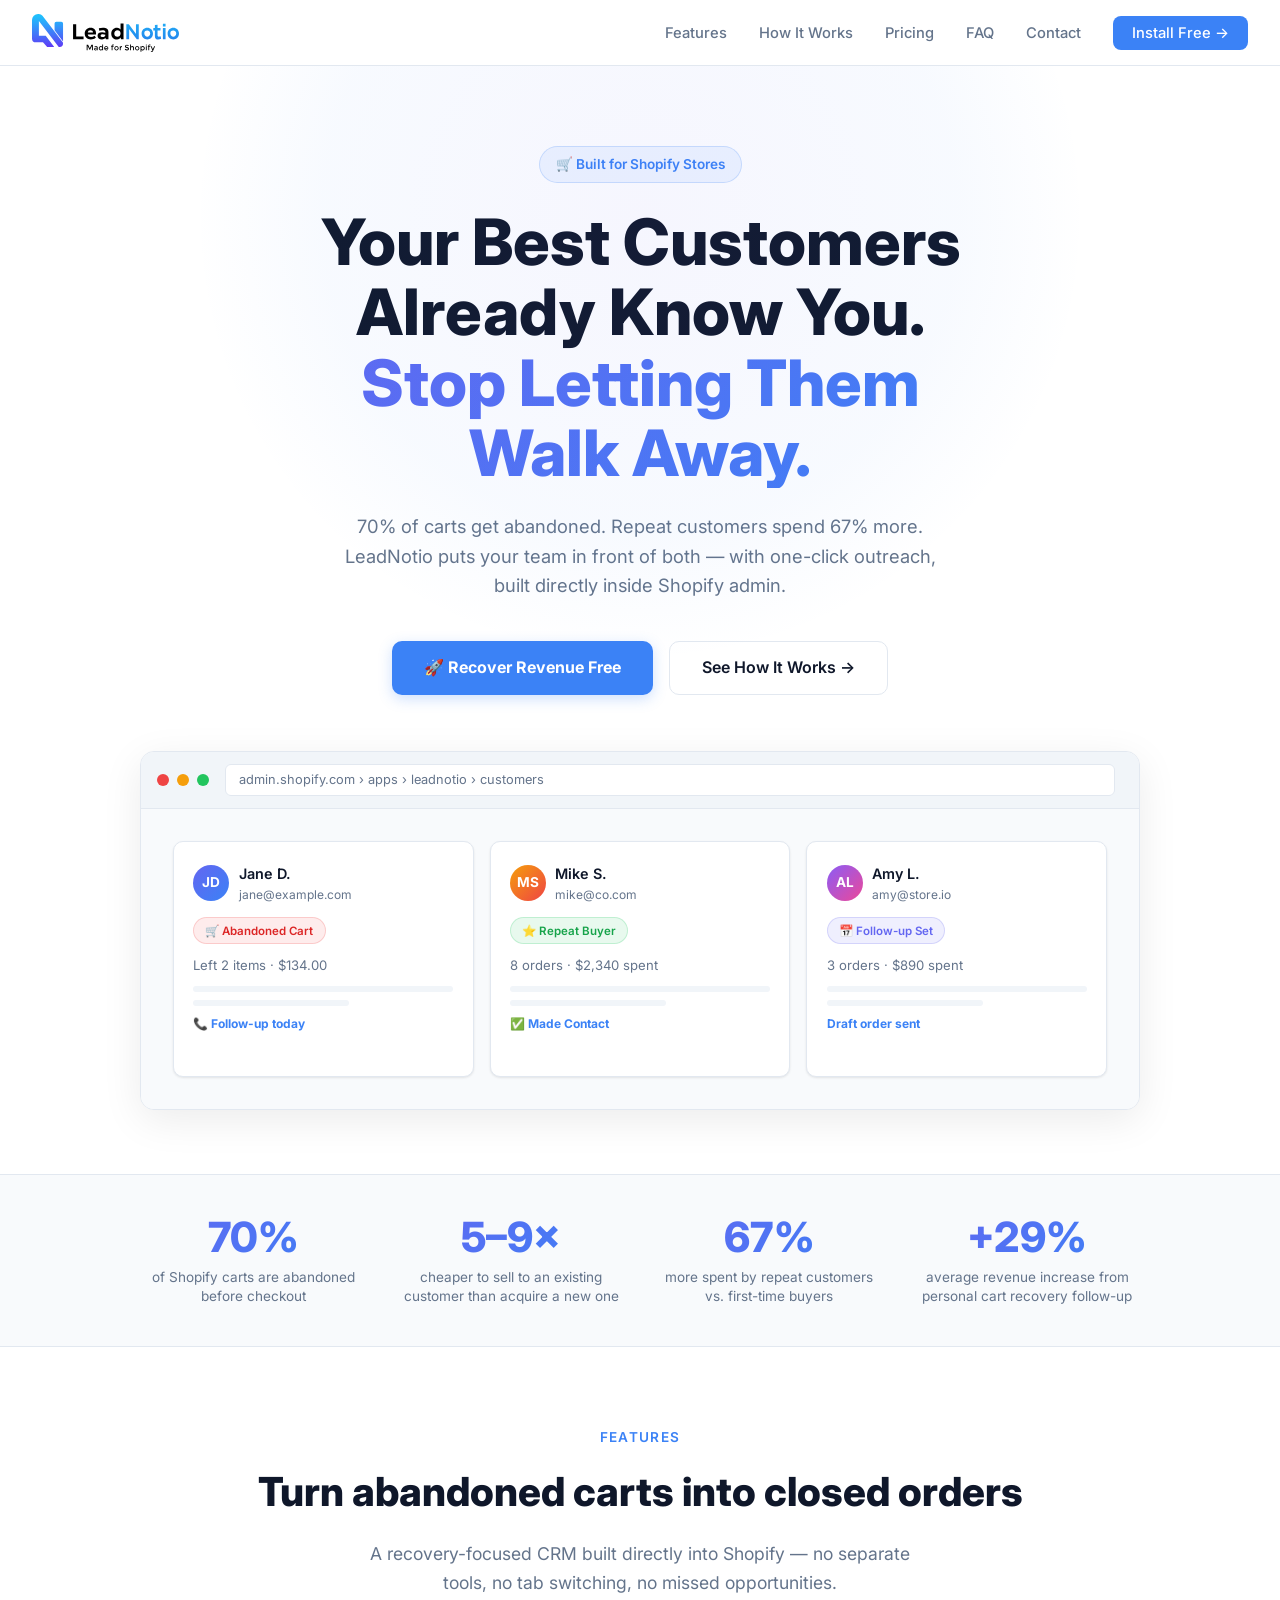
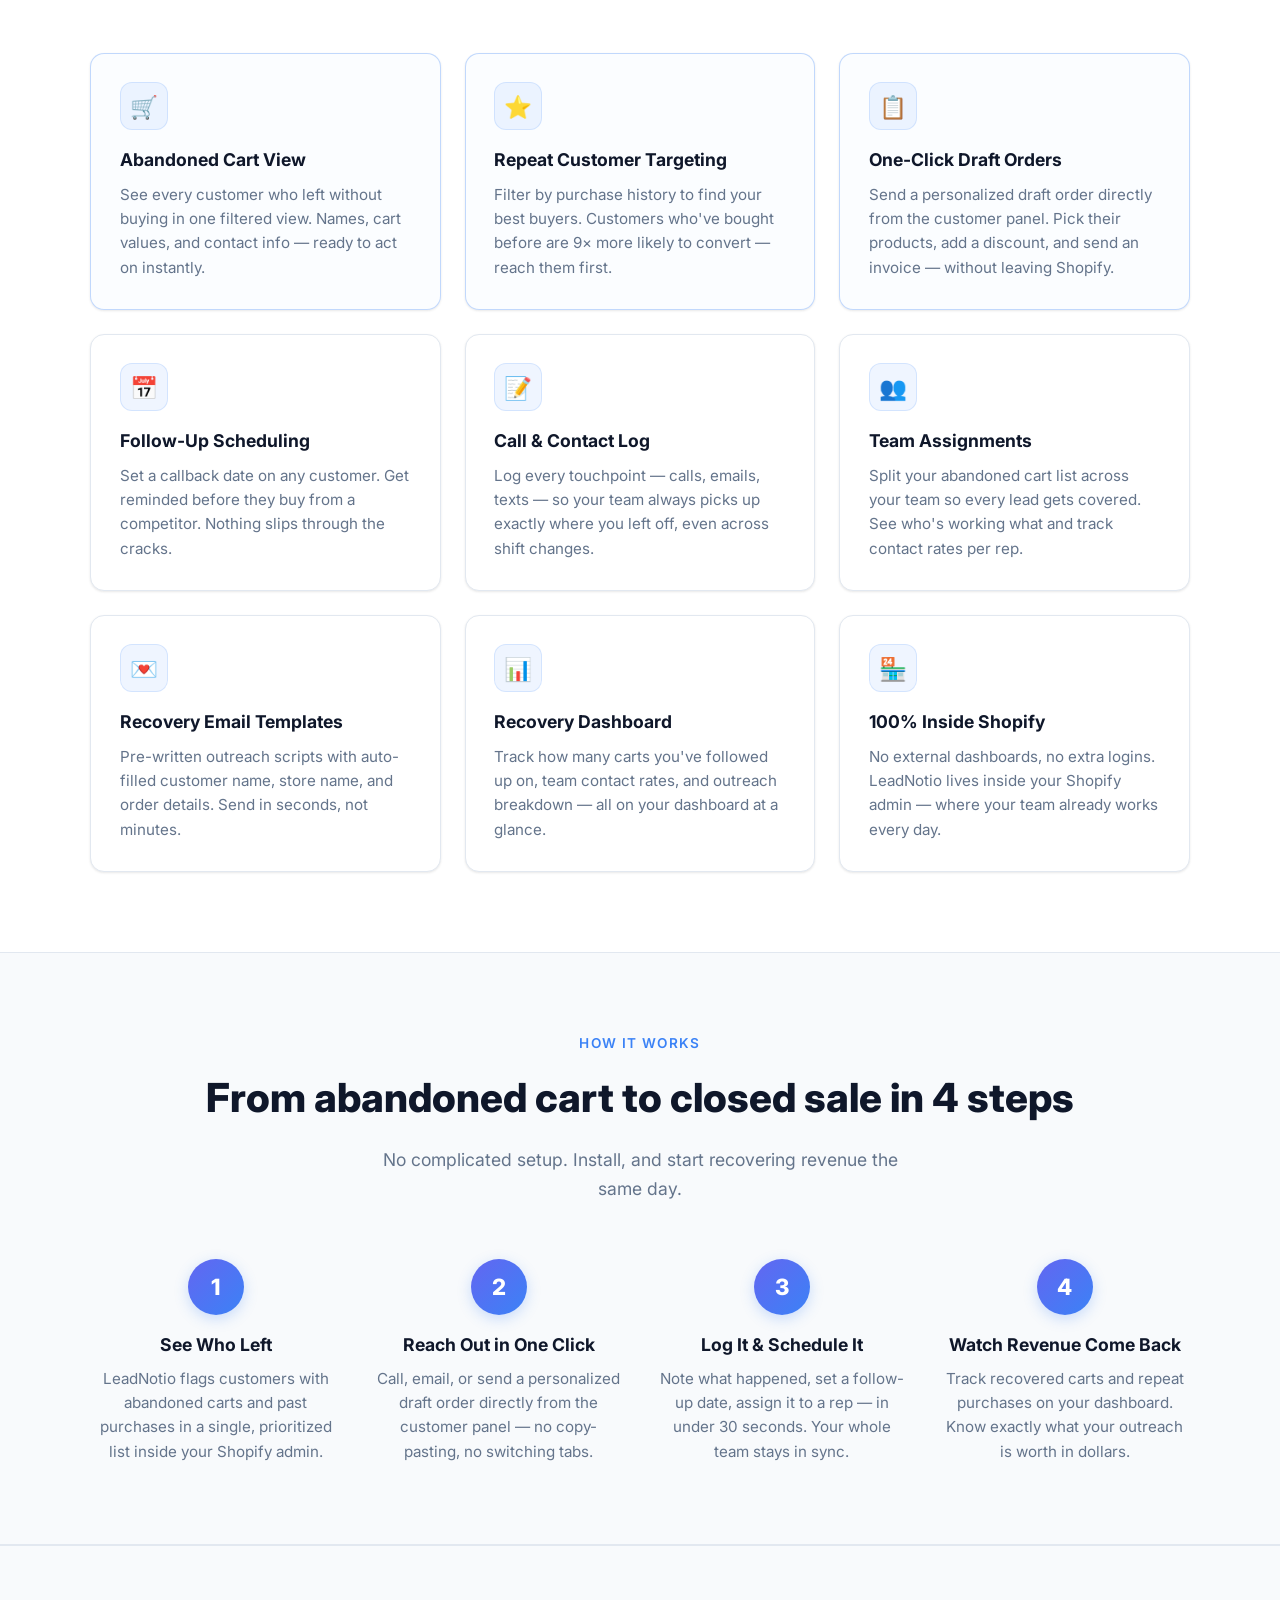
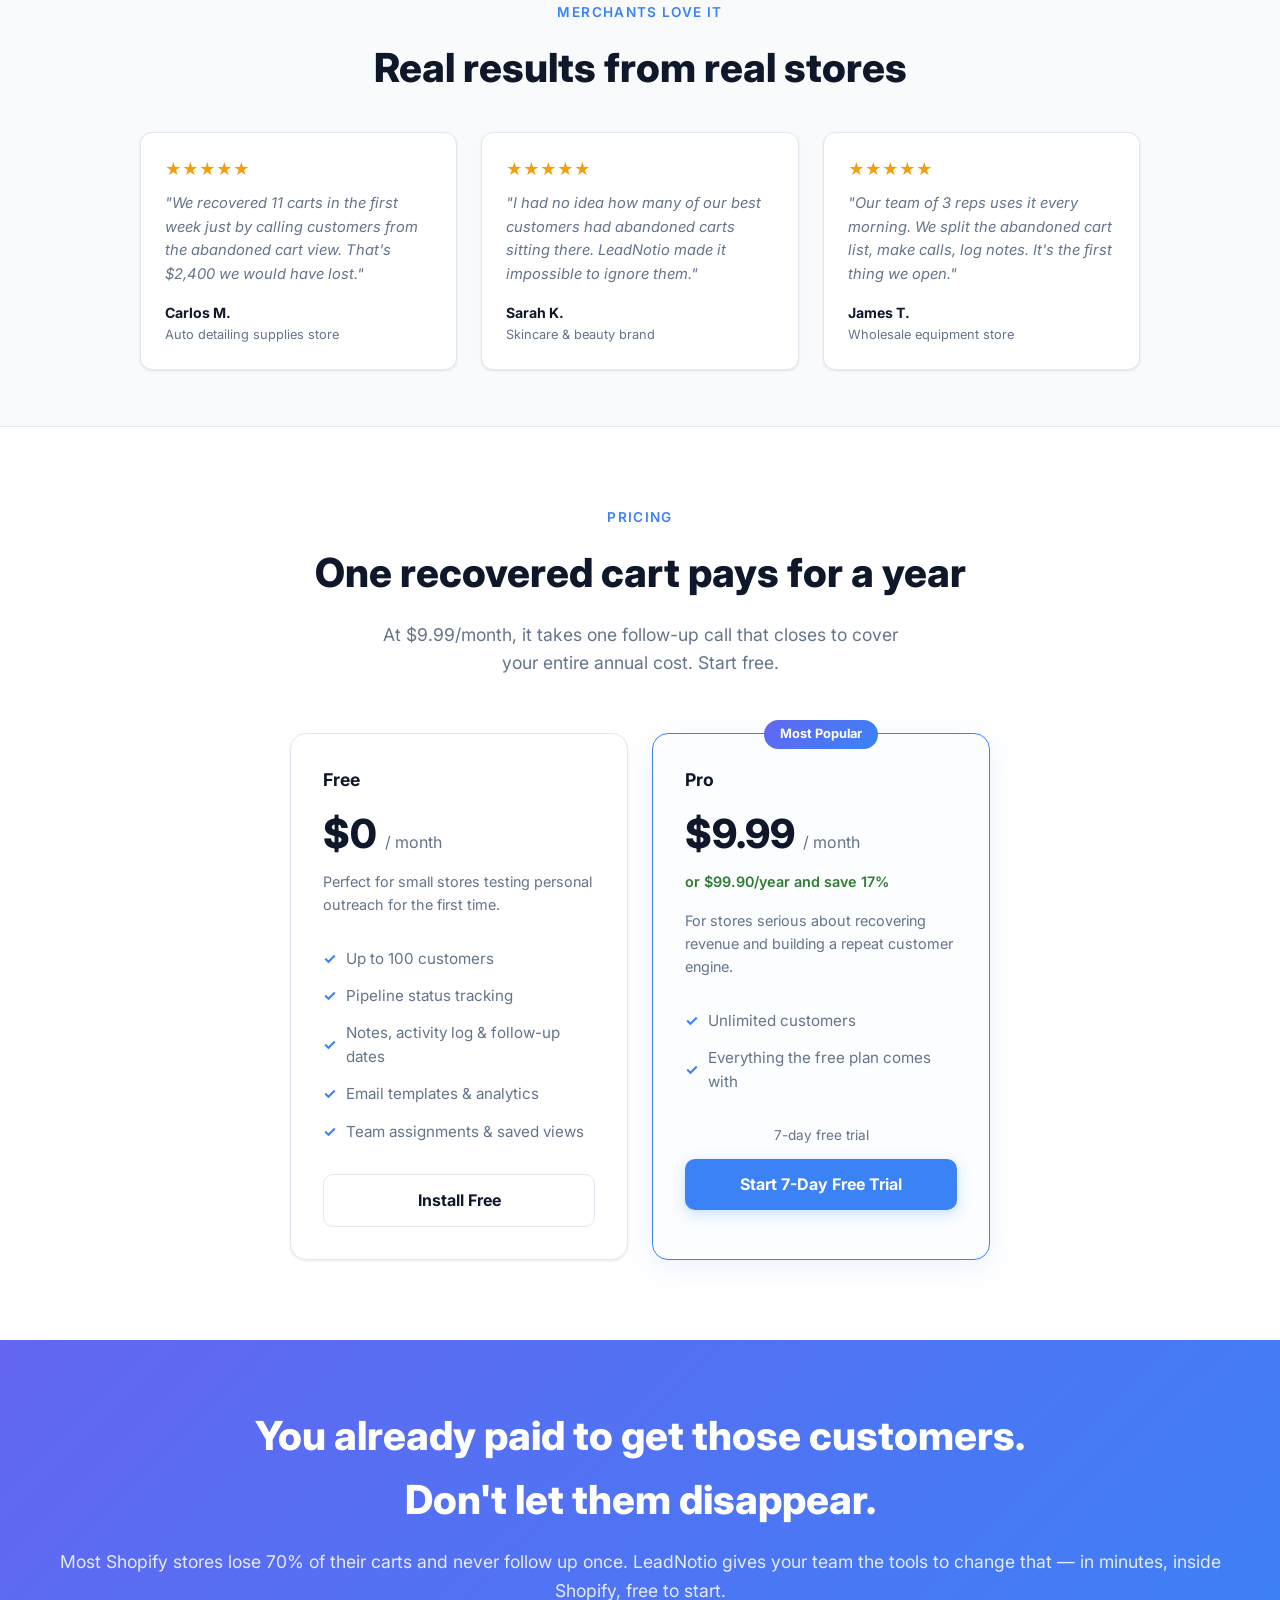
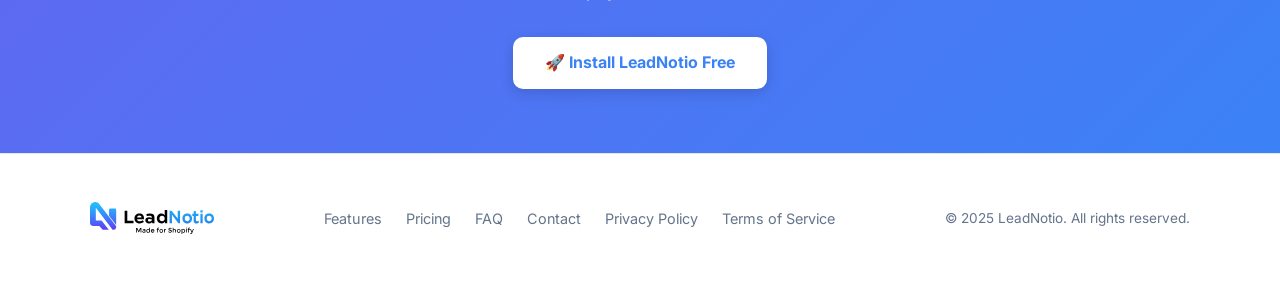
<file: index.html>
<!DOCTYPE html>
<html lang="en">
<head>
  <meta charset="UTF-8" />
  <link rel="icon" type="image/png" href="leadnotio-favicon.png" />
  <meta name="viewport" content="width=device-width, initial-scale=1.0" />
  <title>LeadNotio — Recover Abandoned Carts & Win Back Customers</title>
  <meta name="description" content="70% of carts get abandoned. LeadNotio gives your Shopify team a one-click system to follow up on abandoned carts and repeat customers — built directly inside Shopify admin." />
  <link rel="preconnect" href="https://fonts.googleapis.com" />
  <link rel="stylesheet" href="https://fonts.googleapis.com/css2?family=Inter:wght@400;500;600;700;800&display=swap" />
  <link rel="stylesheet" href="styles.css" />
</head>
<body>

<!-- NAV -->
<nav>
  <a href="index.html" class="nav-logo">
    <img src="logo-new.svg" alt="LeadNotio — Made for Shopify" class="nav-logo-img" />
  </a>
  <ul class="nav-links">
    <li><a href="#features">Features</a></li>
    <li><a href="#how-it-works">How It Works</a></li>
    <li><a href="#pricing">Pricing</a></li>
    <li><a href="faq.html">FAQ</a></li>
    <li><a href="contact.html">Contact</a></li>
    <li><a href="https://apps.shopify.com/leadnotio" class="nav-cta">Install Free →</a></li>
  </ul>
</nav>

<!-- HERO -->
<section class="hero">
  <div class="hero-inner">
    <div class="hero-badge">🛒 Built for Shopify Stores</div>
    <h1>Your Best Customers<br />Already Know You.<br /><span class="grad" style="display: block; text-align: center;">Stop Letting Them<br />Walk Away.</span></h1>
    <p>70% of carts get abandoned. Repeat customers spend 67% more. LeadNotio puts your team in front of both — with one-click outreach, built directly inside Shopify admin.</p>
    <div class="hero-buttons">
      <a href="https://apps.shopify.com/leadnotio" class="btn-primary">🚀 Recover Revenue Free</a>
      <a href="#features" class="btn-secondary">See How It Works →</a>
    </div>
  </div>

  <!-- MOCKUP -->
  <div class="hero-mockup">
    <div class="mockup-bar">
      <div class="mockup-dot red"></div>
      <div class="mockup-dot yellow"></div>
      <div class="mockup-dot green"></div>
      <div class="mockup-url">admin.shopify.com › apps › leadnotio › customers</div>
    </div>
    <div class="mockup-body">
      <div class="mockup-card">
        <div class="mockup-card-header">
          <div class="mockup-avatar">JD</div>
          <div>
            <div class="mockup-name">Jane D.</div>
            <div class="mockup-email">jane@example.com</div>
          </div>
        </div>
        <div class="status-pill cart">🛒 Abandoned Cart</div>
        <div class="mockup-meta">Left 2 items · $134.00</div>
        <div class="mockup-line"></div>
        <div class="mockup-line short"></div>
        <div class="mockup-amount">📞 Follow-up today</div>
      </div>
      <div class="mockup-card">
        <div class="mockup-card-header">
          <div class="mockup-avatar" style="background:linear-gradient(135deg,#f59e0b,#ef4444)">MS</div>
          <div>
            <div class="mockup-name">Mike S.</div>
            <div class="mockup-email">mike@co.com</div>
          </div>
        </div>
        <div class="status-pill repeat">⭐ Repeat Buyer</div>
        <div class="mockup-meta">8 orders · $2,340 spent</div>
        <div class="mockup-line"></div>
        <div class="mockup-line short"></div>
        <div class="mockup-amount">✅ Made Contact</div>
      </div>
      <div class="mockup-card">
        <div class="mockup-card-header">
          <div class="mockup-avatar" style="background:linear-gradient(135deg,#8b5cf6,#ec4899)">AL</div>
          <div>
            <div class="mockup-name">Amy L.</div>
            <div class="mockup-email">amy@store.io</div>
          </div>
        </div>
        <div class="status-pill followup">📅 Follow-up Set</div>
        <div class="mockup-meta">3 orders · $890 spent</div>
        <div class="mockup-line"></div>
        <div class="mockup-line short"></div>
        <div class="mockup-amount">Draft order sent</div>
      </div>
    </div>
  </div>
</section>

<!-- STATS BAR -->
<div class="stats-bar">
  <div class="stats-inner">
    <div>
      <div class="stat-num">70%</div>
      <div class="stat-label">of Shopify carts are abandoned before checkout</div>
    </div>
    <div>
      <div class="stat-num">5–9×</div>
      <div class="stat-label">cheaper to sell to an existing customer than acquire a new one</div>
    </div>
    <div>
      <div class="stat-num">67%</div>
      <div class="stat-label">more spent by repeat customers vs. first-time buyers</div>
    </div>
    <div>
      <div class="stat-num">+29%</div>
      <div class="stat-label">average revenue increase from personal cart recovery follow-up</div>
    </div>
  </div>
</div>

<!-- FEATURES -->
<section id="features">
  <div class="container">
    <div class="section-label">Features</div>
    <h2 class="section-title">Turn abandoned carts into closed orders</h2>
    <p class="section-sub">A recovery-focused CRM built directly into Shopify — no separate tools, no tab switching, no missed opportunities.</p>

    <div class="features-grid">
      <div class="feature-card feature-highlight">
        <div class="feature-icon">🛒</div>
        <h3>Abandoned Cart View</h3>
        <p>See every customer who left without buying in one filtered view. Names, cart values, and contact info — ready to act on instantly.</p>
      </div>
      <div class="feature-card feature-highlight">
        <div class="feature-icon">⭐</div>
        <h3>Repeat Customer Targeting</h3>
        <p>Filter by purchase history to find your best buyers. Customers who've bought before are 9× more likely to convert — reach them first.</p>
      </div>
      <div class="feature-card feature-highlight">
        <div class="feature-icon">📋</div>
        <h3>One-Click Draft Orders</h3>
        <p>Send a personalized draft order directly from the customer panel. Pick their products, add a discount, and send an invoice — without leaving Shopify.</p>
      </div>
      <div class="feature-card">
        <div class="feature-icon">📅</div>
        <h3>Follow-Up Scheduling</h3>
        <p>Set a callback date on any customer. Get reminded before they buy from a competitor. Nothing slips through the cracks.</p>
      </div>
      <div class="feature-card">
        <div class="feature-icon">📝</div>
        <h3>Call & Contact Log</h3>
        <p>Log every touchpoint — calls, emails, texts — so your team always picks up exactly where you left off, even across shift changes.</p>
      </div>
      <div class="feature-card">
        <div class="feature-icon">👥</div>
        <h3>Team Assignments</h3>
        <p>Split your abandoned cart list across your team so every lead gets covered. See who's working what and track contact rates per rep.</p>
      </div>
      <div class="feature-card">
        <div class="feature-icon">💌</div>
        <h3>Recovery Email Templates</h3>
        <p>Pre-written outreach scripts with auto-filled customer name, store name, and order details. Send in seconds, not minutes.</p>
      </div>
      <div class="feature-card">
        <div class="feature-icon">📊</div>
        <h3>Recovery Dashboard</h3>
        <p>Track how many carts you've followed up on, team contact rates, and outreach breakdown — all on your dashboard at a glance.</p>
      </div>
      <div class="feature-card">
        <div class="feature-icon">🏪</div>
        <h3>100% Inside Shopify</h3>
        <p>No external dashboards, no extra logins. LeadNotio lives inside your Shopify admin — where your team already works every day.</p>
      </div>
    </div>
  </div>
</section>

<!-- HOW IT WORKS -->
<section id="how-it-works" class="how-it-works-bg">
  <div class="container">
    <div class="section-label">How It Works</div>
    <h2 class="section-title">From abandoned cart to closed sale in 4 steps</h2>
    <p class="section-sub">No complicated setup. Install, and start recovering revenue the same day.</p>
    <div class="steps">
      <div class="step">
        <div class="step-num">1</div>
        <h3>See Who Left</h3>
        <p>LeadNotio flags customers with abandoned carts and past purchases in a single, prioritized list inside your Shopify admin.</p>
      </div>
      <div class="step">
        <div class="step-num">2</div>
        <h3>Reach Out in One Click</h3>
        <p>Call, email, or send a personalized draft order directly from the customer panel — no copy-pasting, no switching tabs.</p>
      </div>
      <div class="step">
        <div class="step-num">3</div>
        <h3>Log It & Schedule It</h3>
        <p>Note what happened, set a follow-up date, assign it to a rep — in under 30 seconds. Your whole team stays in sync.</p>
      </div>
      <div class="step">
        <div class="step-num">4</div>
        <h3>Watch Revenue Come Back</h3>
        <p>Track recovered carts and repeat purchases on your dashboard. Know exactly what your outreach is worth in dollars.</p>
      </div>
    </div>
  </div>
</section>

<!-- SOCIAL PROOF -->
<div class="proof-band">
  <div class="proof-inner">
    <div class="section-label">Merchants Love It</div>
    <h2 class="section-title" style="margin-bottom:0">Real results from real stores</h2>
    <div class="proof-cards">
      <div class="proof-card">
        <div class="stars">★★★★★</div>
        <p class="proof-quote">"We recovered 11 carts in the first week just by calling customers from the abandoned cart view. That's $2,400 we would have lost."</p>
        <div class="proof-author">Carlos M.</div>
        <div class="proof-role">Auto detailing supplies store</div>
      </div>
      <div class="proof-card">
        <div class="stars">★★★★★</div>
        <p class="proof-quote">"I had no idea how many of our best customers had abandoned carts sitting there. LeadNotio made it impossible to ignore them."</p>
        <div class="proof-author">Sarah K.</div>
        <div class="proof-role">Skincare & beauty brand</div>
      </div>
      <div class="proof-card">
        <div class="stars">★★★★★</div>
        <p class="proof-quote">"Our team of 3 reps uses it every morning. We split the abandoned cart list, make calls, log notes. It's the first thing we open."</p>
        <div class="proof-author">James T.</div>
        <div class="proof-role">Wholesale equipment store</div>
      </div>
    </div>
  </div>
</div>

<!-- PRICING -->
<section id="pricing">
  <div class="container">
    <div class="section-label">Pricing</div>
    <h2 class="section-title">One recovered cart pays for a year</h2>
    <p class="section-sub">At $9.99/month, it takes one follow-up call that closes to cover your entire annual cost. Start free.</p>
    <div class="pricing-grid">
      <div class="pricing-card">
        <h3>Free</h3>
        <div class="pricing-price">$0 <span>/ month</span></div>
        <div class="pricing-desc">Perfect for small stores testing personal outreach for the first time.</div>
        <ul class="pricing-features">
          <li>Up to 100 customers</li>
          <li>Pipeline status tracking</li>
          <li>Notes, activity log & follow-up dates</li>
          <li>Email templates & analytics</li>
          <li>Team assignments & saved views</li>
        </ul>
        <a href="https://apps.shopify.com/leadnotio" class="btn-pricing outline">Install Free</a>
      </div>
      <div class="pricing-card featured">
        <div class="pricing-badge">Most Popular</div>
        <h3>Pro</h3>
        <div class="pricing-price">$9.99 <span>/ month</span></div>
        <div class="pricing-annual">or $99.90/year and save 17%</div>
        <div class="pricing-desc">For stores serious about recovering revenue and building a repeat customer engine.</div>
        <ul class="pricing-features">
          <li>Unlimited customers</li>
          <li>Everything the free plan comes with</li>
        </ul>
        <div class="pricing-trial">7-day free trial</div>
        <a href="https://apps.shopify.com/leadnotio" class="btn-pricing solid">Start 7-Day Free Trial</a>
      </div>
    </div>
  </div>
</section>

<!-- CTA BAND -->
<div class="cta-band">
  <h2>You already paid to get those customers.<br />Don't let them disappear.</h2>
  <p>Most Shopify stores lose 70% of their carts and never follow up once. LeadNotio gives your team the tools to change that — in minutes, inside Shopify, free to start.</p>
  <a href="https://apps.shopify.com/leadnotio" class="btn-primary">🚀 Install LeadNotio Free</a>
</div>

<!-- FOOTER -->
<footer>
  <div class="footer-inner">
    <a href="index.html" class="footer-logo">
      <img src="logo-new.svg" alt="LeadNotio" class="footer-logo-img" />
    </a>
    <div class="footer-links">
      <a href="index.html#features">Features</a>
      <a href="index.html#pricing">Pricing</a>
      <a href="faq.html">FAQ</a>
      <a href="contact.html">Contact</a>
      <a href="privacy.html">Privacy Policy</a>
      <a href="terms.html">Terms of Service</a>
    </div>
    <div class="footer-copy">© 2025 LeadNotio. All rights reserved.</div>
  </div>
</footer>

</body>
</html>
</file>
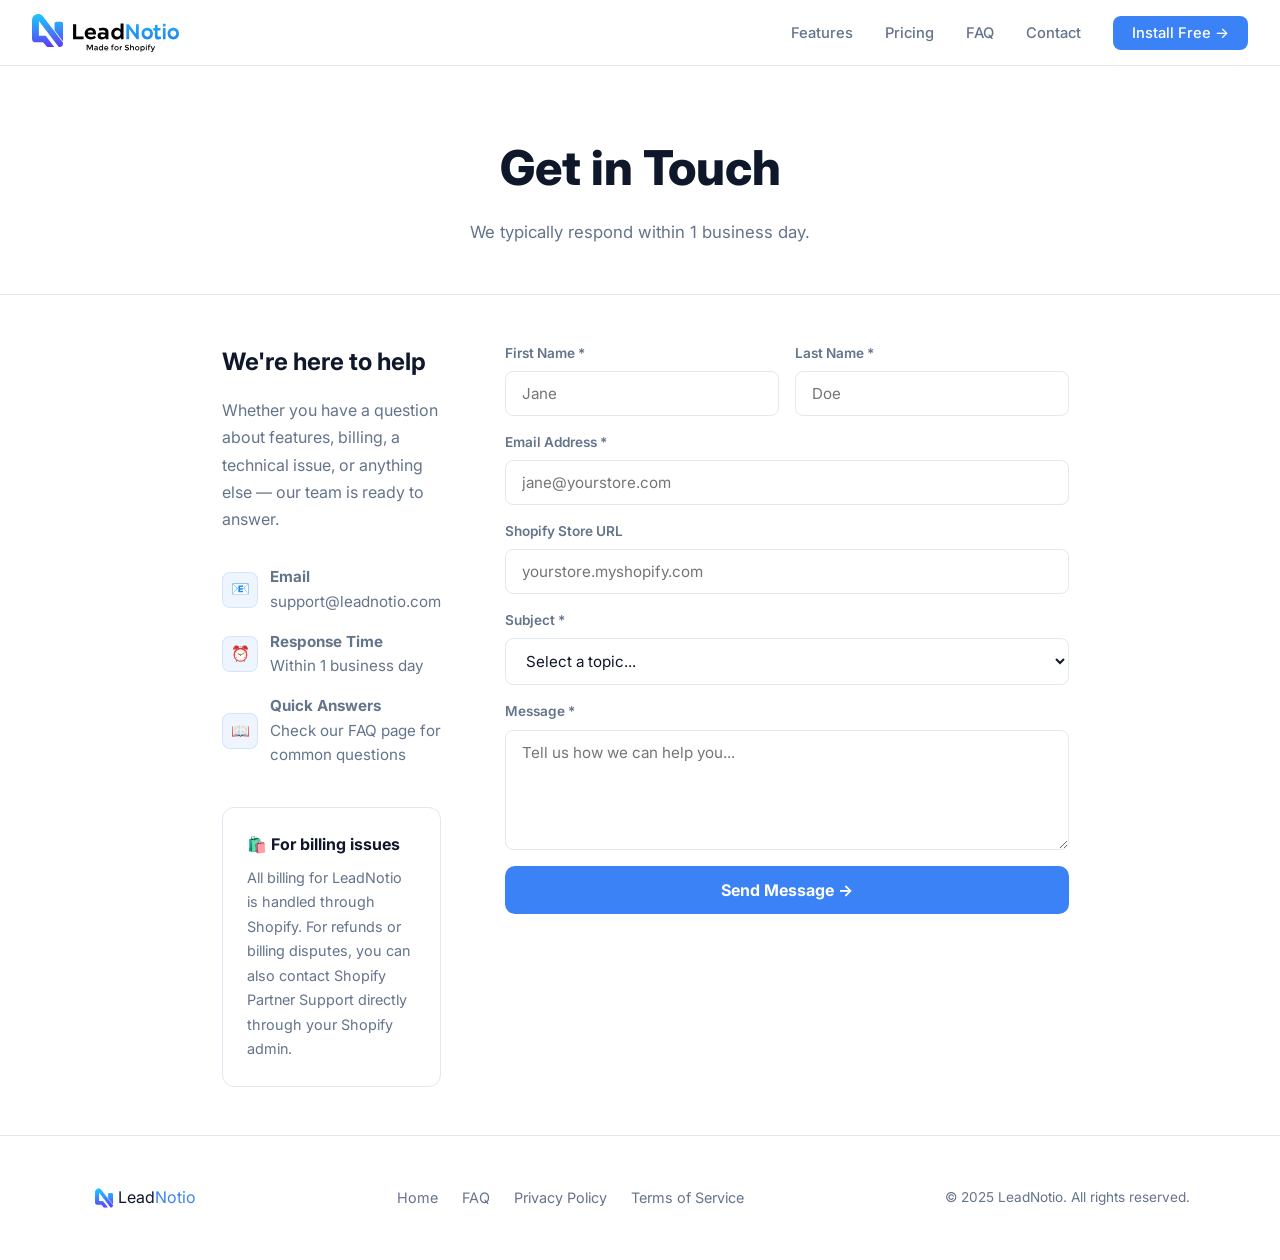
<file: contact.html>
<!DOCTYPE html>
<html lang="en">
<head>
  <meta charset="UTF-8" />
  <link rel="icon" type="image/png" href="leadnotio-favicon.png" />
  <meta name="viewport" content="width=device-width, initial-scale=1.0" />
  <title>Contact Us — LeadNotio</title>
  <meta name="description" content="Get in touch with the LeadNotio team. We're here to help with any questions about our Shopify CRM app." />
  <link rel="preconnect" href="https://fonts.googleapis.com" />
  <link rel="stylesheet" href="https://fonts.googleapis.com/css2?family=Inter:wght@400;500;600;700;800&display=swap" />
  <link rel="stylesheet" href="styles.css" />
</head>
<body>

<nav>
  <a href="index.html" class="nav-logo"><img src="logo-new.svg" alt="LeadNotio" class="nav-logo-img" /></a>
  <ul class="nav-links">
    <li><a href="index.html#features">Features</a></li>
    <li><a href="index.html#pricing">Pricing</a></li>
    <li><a href="faq.html">FAQ</a></li>
    <li><a href="contact.html">Contact</a></li>
    <li><a href="https://apps.shopify.com/leadnotio" class="nav-cta">Install Free →</a></li>
  </ul>
</nav>

<div class="page-header">
  <h1>Get in Touch</h1>
  <p>We typically respond within 1 business day.</p>
</div>

<div class="contact-grid">
  <!-- INFO SIDE -->
  <div class="contact-info">
    <h2>We're here to help</h2>
    <p>Whether you have a question about features, billing, a technical issue, or anything else — our team is ready to answer.</p>

    <div class="contact-detail">
      <div class="contact-detail-icon">📧</div>
      <div>
        <strong>Email</strong><br />
        <a href="mailto:support@leadnotio.com" style="color: var(--green); text-decoration: none;">support@leadnotio.com</a>
      </div>
    </div>

    <div class="contact-detail">
      <div class="contact-detail-icon">⏰</div>
      <div>
        <strong>Response Time</strong><br />
        Within 1 business day
      </div>
    </div>

    <div class="contact-detail">
      <div class="contact-detail-icon">📖</div>
      <div>
        <strong>Quick Answers</strong><br />
        Check our <a href="faq.html" style="color: var(--green); text-decoration: none;">FAQ page</a> for common questions
      </div>
    </div>

    <div style="margin-top: 2.5rem; padding: 1.5rem; background: var(--card); border: 1px solid var(--border); border-radius: 12px;">
      <div style="font-weight: 700; margin-bottom: 0.5rem;">🛍️ For billing issues</div>
      <p style="color: var(--text-muted); font-size: 0.9rem; margin: 0;">All billing for LeadNotio is handled through Shopify. For refunds or billing disputes, you can also contact Shopify Partner Support directly through your Shopify admin.</p>
    </div>
  </div>

  <!-- FORM SIDE -->
  <div>
    <form class="contact-form" id="contactForm" onsubmit="handleSubmit(event)">
      <div class="form-row">
        <div class="form-group">
          <label for="firstName">First Name *</label>
          <input type="text" id="firstName" name="firstName" required placeholder="Jane" />
        </div>
        <div class="form-group">
          <label for="lastName">Last Name *</label>
          <input type="text" id="lastName" name="lastName" required placeholder="Doe" />
        </div>
      </div>

      <div class="form-group">
        <label for="email">Email Address *</label>
        <input type="email" id="email" name="email" required placeholder="jane@yourstore.com" />
      </div>

      <div class="form-group">
        <label for="store">Shopify Store URL</label>
        <input type="text" id="store" name="store" placeholder="yourstore.myshopify.com" />
      </div>

      <div class="form-group">
        <label for="subject">Subject *</label>
        <select id="subject" name="subject" required>
          <option value="" disabled selected>Select a topic...</option>
          <option value="general">General Question</option>
          <option value="technical">Technical Issue / Bug</option>
          <option value="billing">Billing & Subscription</option>
          <option value="feature">Feature Request</option>
          <option value="privacy">Privacy / Data Request</option>
          <option value="other">Other</option>
        </select>
      </div>

      <div class="form-group">
        <label for="message">Message *</label>
        <textarea id="message" name="message" required placeholder="Tell us how we can help you..."></textarea>
      </div>

      <button type="submit" class="form-submit">Send Message →</button>

      <div class="success-msg" id="successMsg">
        ✅ Message sent! We'll get back to you within 1 business day.
      </div>
    </form>
  </div>
</div>

<footer>
  <div class="footer-inner">
    <a href="index.html" class="footer-logo">
      <img src="leadnotio-favicon.png" alt="LeadNotio" style="width:28px;height:28px;border-radius:6px;" />
      <span><span class="logo-lead">Lead</span><span class="logo-notio">Notio</span></span>
    </a>
    <div class="footer-links">
      <a href="index.html">Home</a>
      <a href="faq.html">FAQ</a>
      <a href="privacy.html">Privacy Policy</a>
      <a href="terms.html">Terms of Service</a>
    </div>
    <div class="footer-copy">© 2025 LeadNotio. All rights reserved.</div>
  </div>
</footer>

<script>
function handleSubmit(e) {
  e.preventDefault();
  // In production, replace this with a real form submission (Formspree, EmailJS, etc.)
  const form = document.getElementById('contactForm');
  const successMsg = document.getElementById('successMsg');
  form.querySelector('.form-submit').style.display = 'none';
  successMsg.style.display = 'block';
  form.reset();
}
</script>

</body>
</html>
</file>
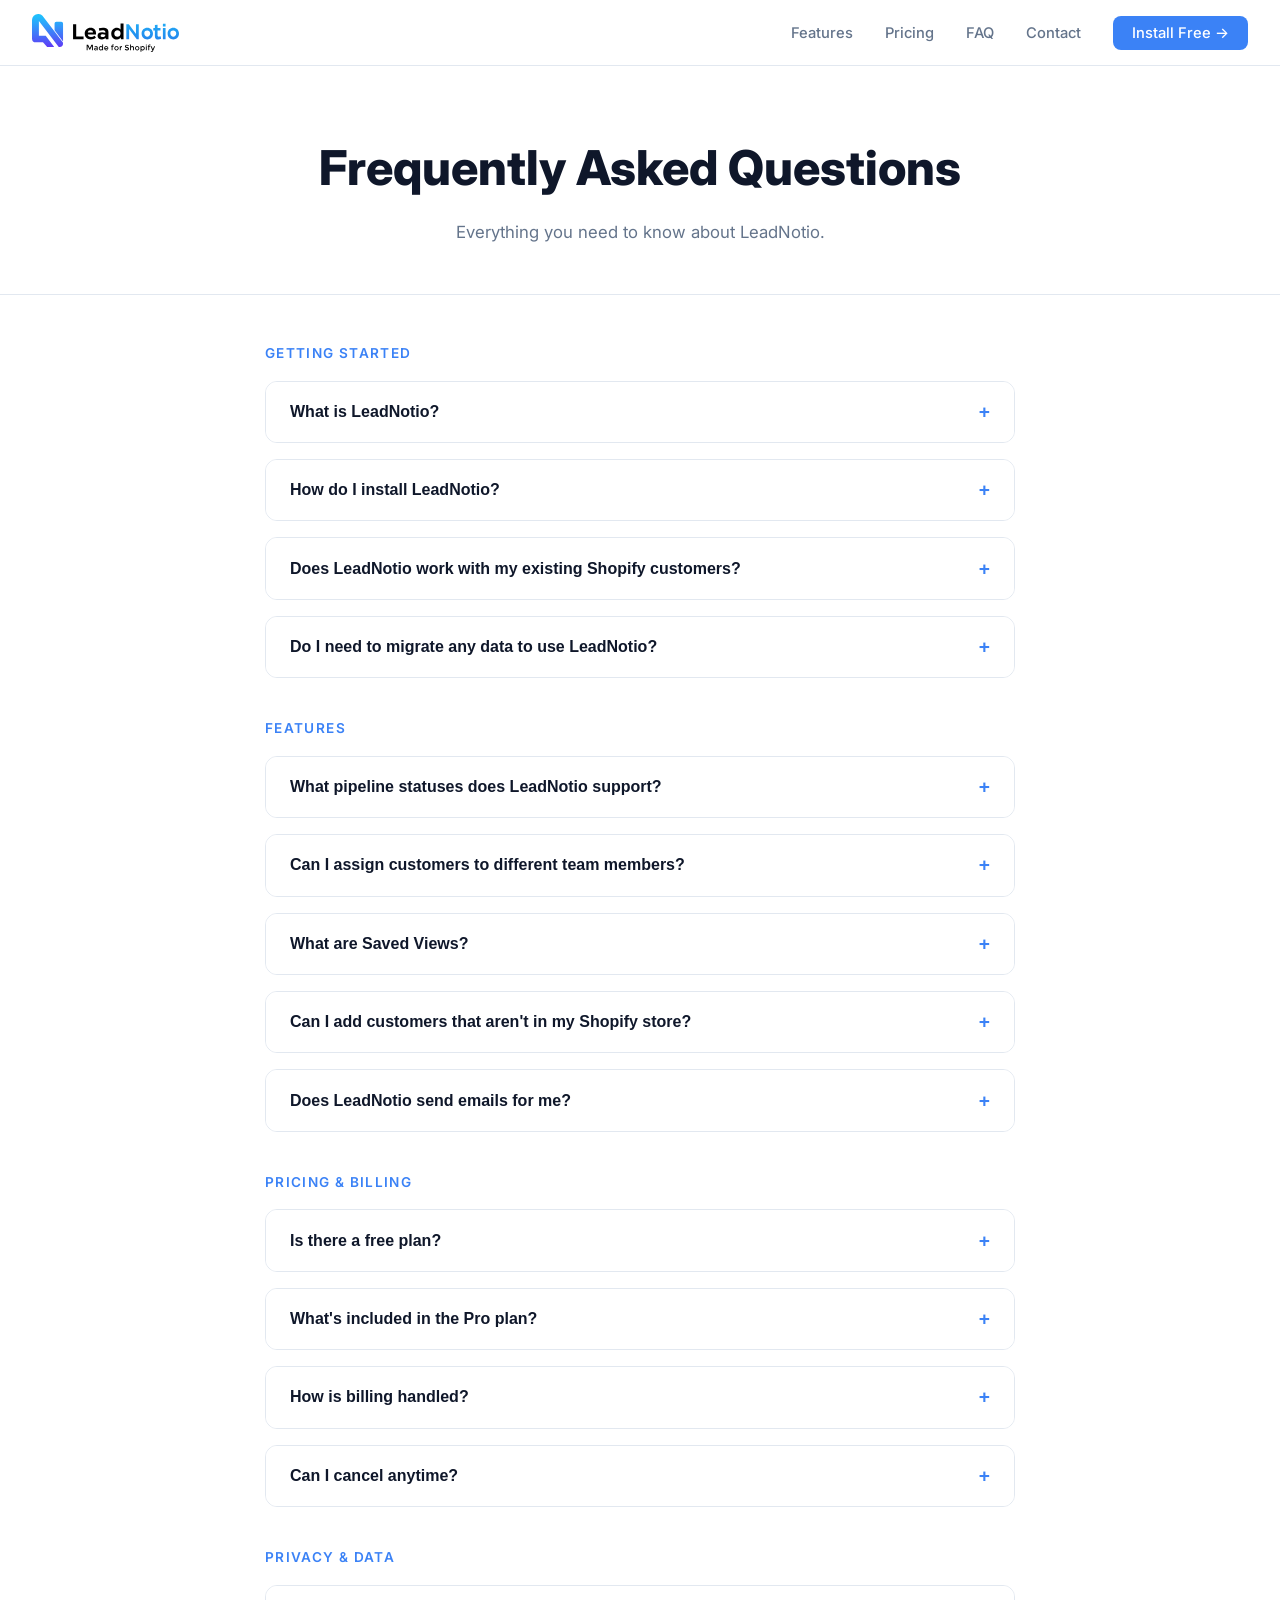
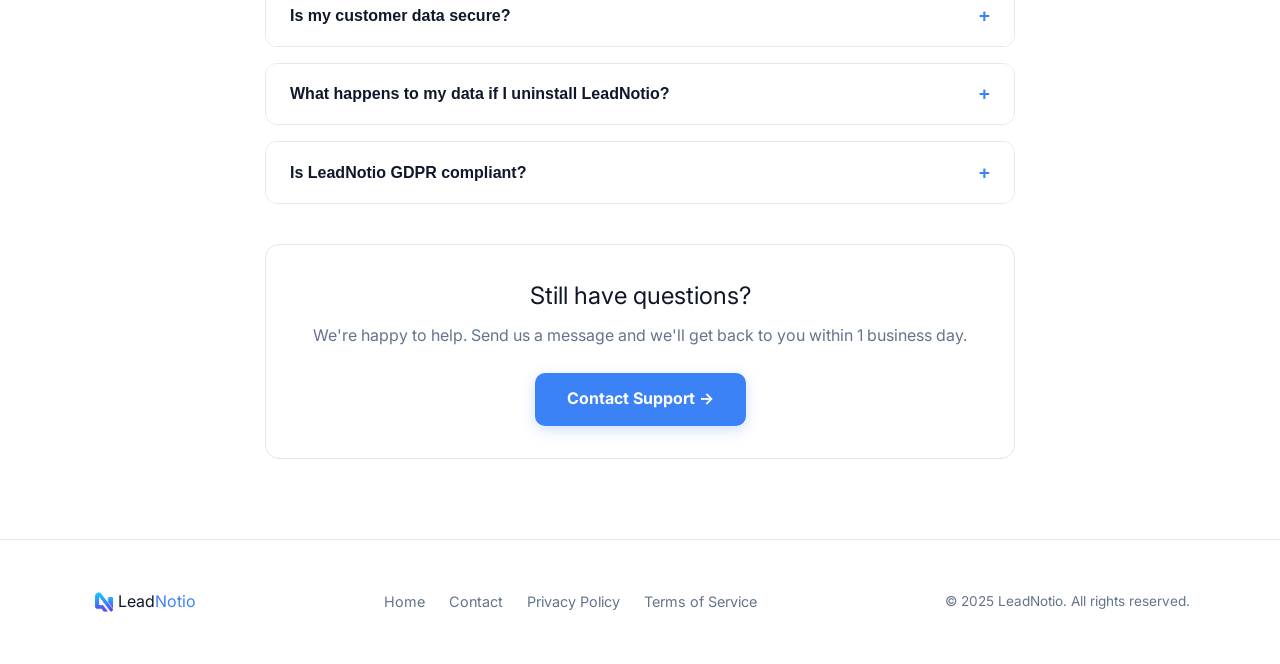
<file: faq.html>
<!DOCTYPE html>
<html lang="en">
<head>
  <meta charset="UTF-8" />
  <link rel="icon" type="image/png" href="leadnotio-favicon.png" />
  <meta name="viewport" content="width=device-width, initial-scale=1.0" />
  <title>FAQ — LeadNotio</title>
  <meta name="description" content="Frequently asked questions about LeadNotio — the Shopify CRM app for customer outreach and pipeline management." />
  <link rel="preconnect" href="https://fonts.googleapis.com" />
  <link rel="stylesheet" href="https://fonts.googleapis.com/css2?family=Inter:wght@400;500;600;700;800&display=swap" />
  <link rel="stylesheet" href="styles.css" />
</head>
<body>

<nav>
  <a href="index.html" class="nav-logo"><img src="logo-new.svg" alt="LeadNotio" class="nav-logo-img" /></a>
  <ul class="nav-links">
    <li><a href="index.html#features">Features</a></li>
    <li><a href="index.html#pricing">Pricing</a></li>
    <li><a href="faq.html">FAQ</a></li>
    <li><a href="contact.html">Contact</a></li>
    <li><a href="https://apps.shopify.com/leadnotio" class="nav-cta">Install Free →</a></li>
  </ul>
</nav>

<div class="page-header">
  <h1>Frequently Asked Questions</h1>
  <p>Everything you need to know about LeadNotio.</p>
</div>

<section style="padding: 3rem 2rem 5rem;">
  <div class="faq-list">

    <div style="margin-bottom: 2.5rem;">
      <div class="section-label" style="text-align:left; margin-bottom: 1rem;">Getting Started</div>

      <div class="faq-item">
        <button class="faq-question" onclick="toggleFaq(this)">
          What is LeadNotio?
          <span class="faq-icon">+</span>
        </button>
        <div class="faq-answer">
          LeadNotio is a CRM (Customer Relationship Management) app built directly inside Shopify admin. It lets you track your outreach pipeline, log notes and activity, set follow-up reminders, assign customers to team members, and manage your entire sales process without leaving Shopify.
        </div>
      </div>

      <div class="faq-item">
        <button class="faq-question" onclick="toggleFaq(this)">
          How do I install LeadNotio?
          <span class="faq-icon">+</span>
        </button>
        <div class="faq-answer">
          Install LeadNotio from the Shopify App Store. Once installed, it will appear in your Shopify admin sidebar. Your existing customer list is automatically loaded — no import or manual setup required to get started.
        </div>
      </div>

      <div class="faq-item">
        <button class="faq-question" onclick="toggleFaq(this)">
          Does LeadNotio work with my existing Shopify customers?
          <span class="faq-icon">+</span>
        </button>
        <div class="faq-answer">
          Yes. LeadNotio connects directly to your Shopify customer database. All your existing customers are immediately visible inside LeadNotio. You can start adding outreach notes, statuses, and follow-up dates to any customer right away.
        </div>
      </div>

      <div class="faq-item">
        <button class="faq-question" onclick="toggleFaq(this)">
          Do I need to migrate any data to use LeadNotio?
          <span class="faq-icon">+</span>
        </button>
        <div class="faq-answer">
          No migration required. Your Shopify customers load automatically. LeadNotio adds a CRM layer on top of your existing Shopify data — no exports, imports, or CSV uploads needed.
        </div>
      </div>
    </div>

    <div style="margin-bottom: 2.5rem;">
      <div class="section-label" style="text-align:left; margin-bottom: 1rem;">Features</div>

      <div class="faq-item">
        <button class="faq-question" onclick="toggleFaq(this)">
          What pipeline statuses does LeadNotio support?
          <span class="faq-icon">+</span>
        </button>
        <div class="faq-answer">
          LeadNotio includes the following outreach statuses out of the box: New Lead, Contacted, Qualified, Closed Won, and Closed Lost. These cover the full sales lifecycle from initial contact to final outcome.
        </div>
      </div>

      <div class="faq-item">
        <button class="faq-question" onclick="toggleFaq(this)">
          Can I assign customers to different team members?
          <span class="faq-icon">+</span>
        </button>
        <div class="faq-answer">
          Yes — on the Pro plan. You can assign any customer to a specific staff member from your Shopify store. Each team member can see their assigned customers, and managers can view the full team pipeline to monitor progress and workload.
        </div>
      </div>

      <div class="faq-item">
        <button class="faq-question" onclick="toggleFaq(this)">
          What are Saved Views?
          <span class="faq-icon">+</span>
        </button>
        <div class="faq-answer">
          Saved Views let you create custom filtered lists of customers and save them for one-click access. For example, you could save a view for "My assigned customers with a follow-up this week" or "All Qualified leads with orders over $500." Views can be shared with your whole team.
        </div>
      </div>

      <div class="faq-item">
        <button class="faq-question" onclick="toggleFaq(this)">
          Can I add customers that aren't in my Shopify store?
          <span class="faq-icon">+</span>
        </button>
        <div class="faq-answer">
          Yes. You can add customers manually directly inside LeadNotio. If your Shopify sync setting is enabled, the customer will also be created in your Shopify store. If sync is disabled, the customer is stored locally in LeadNotio only.
        </div>
      </div>

      <div class="faq-item">
        <button class="faq-question" onclick="toggleFaq(this)">
          Does LeadNotio send emails for me?
          <span class="faq-icon">+</span>
        </button>
        <div class="faq-answer">
          LeadNotio includes email templates to help you write outreach emails faster. Currently, emails are composed in LeadNotio and sent through your own email client. Direct in-app sending is on our roadmap for a future update.
        </div>
      </div>
    </div>

    <div style="margin-bottom: 2.5rem;">
      <div class="section-label" style="text-align:left; margin-bottom: 1rem;">Pricing & Billing</div>

      <div class="faq-item">
        <button class="faq-question" onclick="toggleFaq(this)">
          Is there a free plan?
          <span class="faq-icon">+</span>
        </button>
        <div class="faq-answer">
          Yes. LeadNotio has a free plan that includes up to 100 customers, pipeline status tracking, notes/activity log & follow-up dates, email templates & analytics, and team assignments & saved views. You can use the free plan for as long as you like with no time limit.
        </div>
      </div>

      <div class="faq-item">
        <button class="faq-question" onclick="toggleFaq(this)">
          What's included in the Pro plan?
          <span class="faq-icon">+</span>
        </button>
        <div class="faq-answer">
          The Pro plan is $9.99/month or $99.90/year (save 17%). It includes unlimited customers and everything the free plan comes with. Pro starts with a 7-day free trial — no charge until the trial ends.
        </div>
      </div>

      <div class="faq-item">
        <button class="faq-question" onclick="toggleFaq(this)">
          How is billing handled?
          <span class="faq-icon">+</span>
        </button>
        <div class="faq-answer">
          All billing is processed securely through Shopify's built-in billing system. Charges appear on your regular Shopify invoice. Pro is billed at $9.99/month or $99.90/year — all charges are in USD. You can cancel anytime from your Shopify admin — no hidden fees or cancellation penalties.
        </div>
      </div>

      <div class="faq-item">
        <button class="faq-question" onclick="toggleFaq(this)">
          Can I cancel anytime?
          <span class="faq-icon">+</span>
        </button>
        <div class="faq-answer">
          Absolutely. You can cancel your Pro subscription at any time by uninstalling LeadNotio from your Shopify admin or downgrading to the Free plan. There are no contracts, no cancellation fees, and no long-term commitments.
        </div>
      </div>
    </div>

    <div style="margin-bottom: 2.5rem;">
      <div class="section-label" style="text-align:left; margin-bottom: 1rem;">Privacy & Data</div>

      <div class="faq-item">
        <button class="faq-question" onclick="toggleFaq(this)">
          Is my customer data secure?
          <span class="faq-icon">+</span>
        </button>
        <div class="faq-answer">
          Yes. All data is encrypted in transit (TLS/HTTPS) and stored securely using Supabase with row-level security. We never sell your data to third parties. Your customer data is used only to power LeadNotio's features for your store.
        </div>
      </div>

      <div class="faq-item">
        <button class="faq-question" onclick="toggleFaq(this)">
          What happens to my data if I uninstall LeadNotio?
          <span class="faq-icon">+</span>
        </button>
        <div class="faq-answer">
          When you uninstall LeadNotio, your data is retained for 30 days in case you reinstall. After 30 days, all your store's data is permanently deleted from our systems. You can also request immediate deletion by contacting us at support@leadnotio.com.
        </div>
      </div>

      <div class="faq-item">
        <button class="faq-question" onclick="toggleFaq(this)">
          Is LeadNotio GDPR compliant?
          <span class="faq-icon">+</span>
        </button>
        <div class="faq-answer">
          Yes. LeadNotio is fully compliant with GDPR and Shopify's data protection requirements. We support customer data access requests, data erasure requests, and shop redaction — all handled automatically through Shopify's GDPR webhook system. See our <a href="privacy.html">Privacy Policy</a> for full details.
        </div>
      </div>
    </div>

    <div style="text-align: center; padding: 2rem; background: var(--card); border: 1px solid var(--border); border-radius: 14px;">
      <div style="font-size: 1.5rem; margin-bottom: 0.5rem;">Still have questions?</div>
      <p style="color: var(--text-muted); margin-bottom: 1.5rem;">We're happy to help. Send us a message and we'll get back to you within 1 business day.</p>
      <a href="contact.html" class="btn-primary">Contact Support →</a>
    </div>

  </div>
</section>

<footer>
  <div class="footer-inner">
    <a href="index.html" class="footer-logo">
      <img src="leadnotio-favicon.png" alt="LeadNotio" style="width:28px;height:28px;border-radius:6px;" />
      <span><span class="logo-lead">Lead</span><span class="logo-notio">Notio</span></span>
    </a>
    <div class="footer-links">
      <a href="index.html">Home</a>
      <a href="contact.html">Contact</a>
      <a href="privacy.html">Privacy Policy</a>
      <a href="terms.html">Terms of Service</a>
    </div>
    <div class="footer-copy">© 2025 LeadNotio. All rights reserved.</div>
  </div>
</footer>

<script>
function toggleFaq(btn) {
  const item = btn.parentElement;
  const isOpen = item.classList.contains('open');
  // Close all
  document.querySelectorAll('.faq-item').forEach(i => i.classList.remove('open'));
  // Open clicked if it wasn't open
  if (!isOpen) item.classList.add('open');
}
</script>

</body>
</html>
</file>
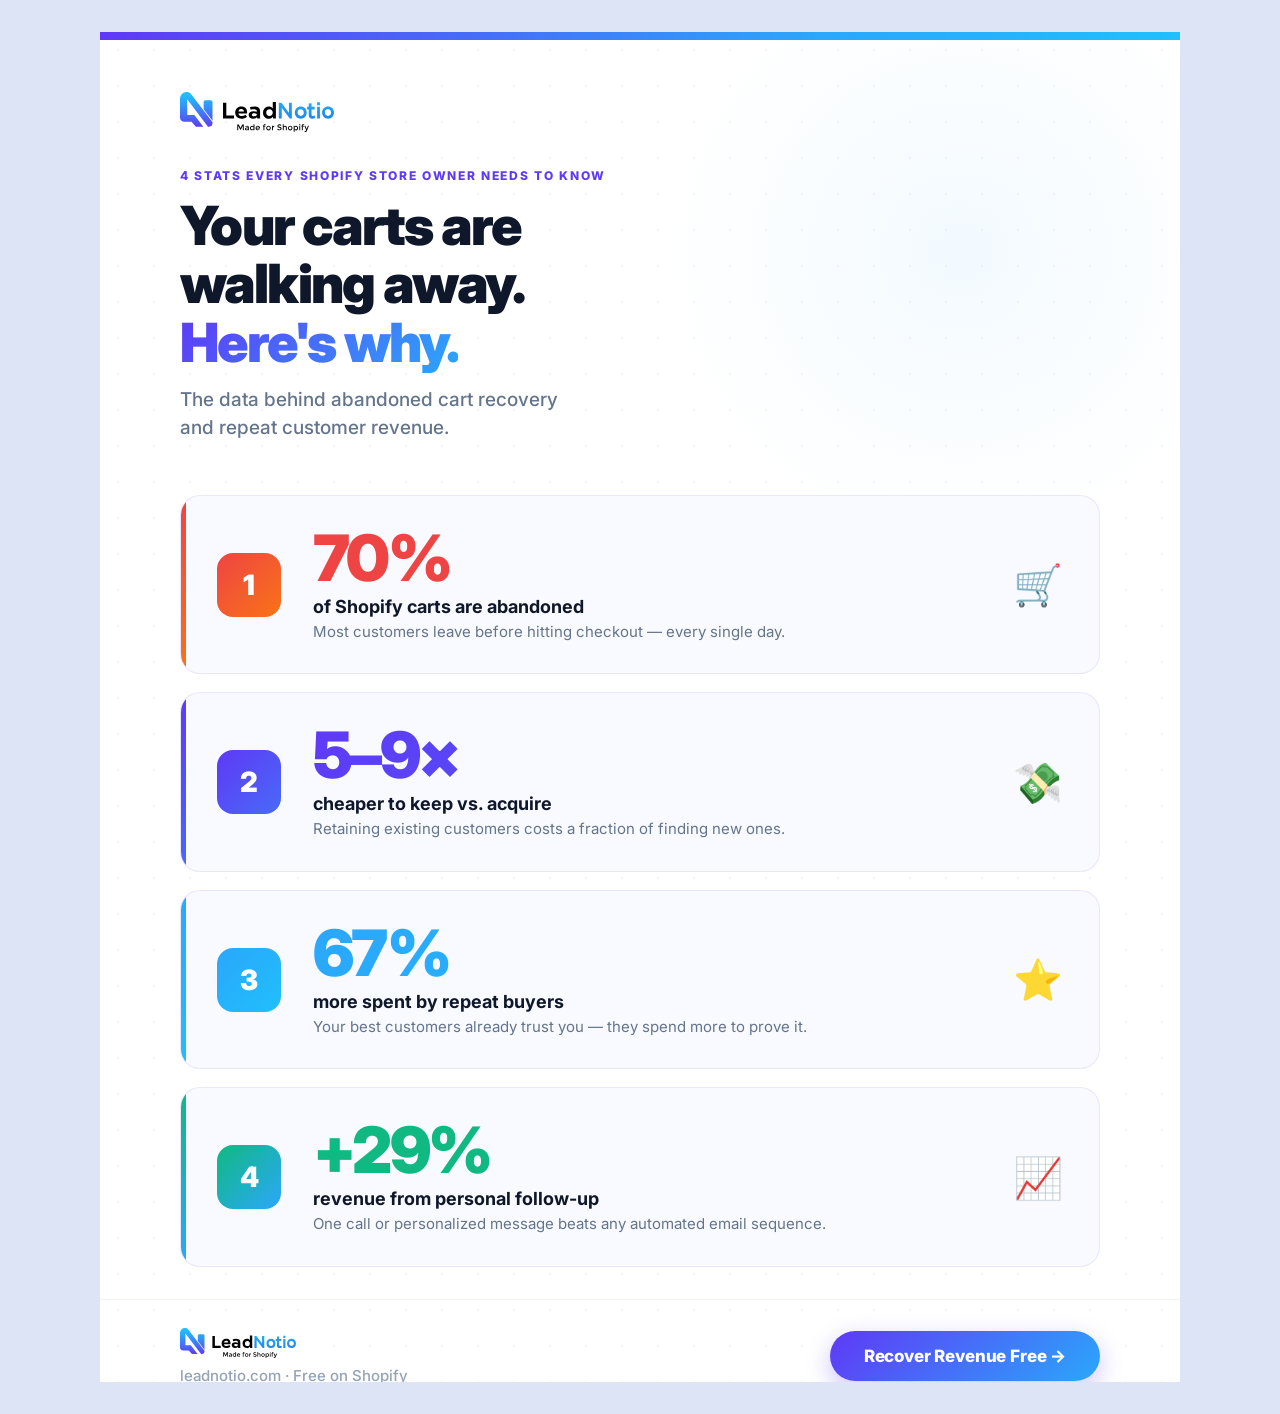
<file: ig-numbered-list.html>
<!DOCTYPE html>
<html lang="en">
<head>
  <meta charset="UTF-8" />
  <meta name="viewport" content="width=device-width, initial-scale=1.0" />
  <title>LeadNotio — Numbered List Instagram</title>
  <link rel="preconnect" href="https://fonts.googleapis.com" />
  <link rel="stylesheet" href="https://fonts.googleapis.com/css2?family=Inter:wght@400;500;600;700;800;900&display=swap" />
  <style>
    * { margin: 0; padding: 0; box-sizing: border-box; }
    body {
      font-family: 'Inter', sans-serif;
      background: #dde4f5;
      display: flex;
      align-items: center;
      justify-content: center;
      min-height: 100vh;
      padding: 2rem;
    }

    .canvas {
      width: 1080px;
      height: 1350px;
      background: #ffffff;
      overflow: hidden;
      position: relative;
      display: flex;
      flex-direction: column;
    }

    /* Top gradient bar */
    .top-bar {
      height: 8px;
      background: linear-gradient(90deg, #5f39f6, #486af8, #2ba7fb, #20bffc);
      flex-shrink: 0;
    }

    /* Background */
    .bg-dots {
      position: absolute;
      inset: 0;
      background-image: radial-gradient(rgba(95,57,246,0.06) 1.5px, transparent 1.5px);
      background-size: 36px 36px;
      pointer-events: none;
    }
    .bg-blob {
      position: absolute;
      top: -80px; right: -80px;
      width: 600px; height: 600px;
      background: radial-gradient(circle, rgba(43,167,251,0.06), transparent 70%);
      pointer-events: none;
    }

    /* HEADER */
    .header {
      padding: 52px 80px 44px;
      position: relative;
      z-index: 1;
    }
    .logo-wrap {
      margin-bottom: 32px;
    }
    .logo-wrap img { height: 40px; }
    .eyebrow {
      font-size: 12px;
      font-weight: 800;
      text-transform: uppercase;
      letter-spacing: 0.14em;
      color: #5f39f6;
      margin-bottom: 14px;
    }
    .header h1 {
      font-size: 54px;
      font-weight: 900;
      line-height: 1.08;
      color: #0f172a;
      letter-spacing: -0.03em;
    }
    .header h1 em {
      font-style: normal;
      background: linear-gradient(135deg, #5f39f6, #2ba7fb);
      -webkit-background-clip: text;
      -webkit-text-fill-color: transparent;
      background-clip: text;
    }
    .header-sub {
      margin-top: 14px;
      font-size: 19px;
      color: #64748b;
      font-weight: 500;
      line-height: 1.5;
    }

    /* LIST */
    .list {
      flex: 1;
      padding: 8px 80px 32px;
      display: flex;
      flex-direction: column;
      gap: 18px;
      position: relative;
      z-index: 1;
    }

    .list-item {
      background: #f8faff;
      border: 1.5px solid rgba(95,57,246,0.1);
      border-radius: 20px;
      padding: 30px 36px;
      display: flex;
      align-items: center;
      gap: 32px;
      position: relative;
      overflow: hidden;
    }
    .list-item::after {
      content: '';
      position: absolute;
      left: 0; top: 0; bottom: 0;
      width: 5px;
    }
    .list-item:nth-child(1)::after { background: linear-gradient(180deg, #ef4444, #f97316); }
    .list-item:nth-child(2)::after { background: linear-gradient(180deg, #5f39f6, #486af8); }
    .list-item:nth-child(3)::after { background: linear-gradient(180deg, #2ba7fb, #20bffc); }
    .list-item:nth-child(4)::after { background: linear-gradient(180deg, #10b981, #2ba7fb); }

    .num-badge {
      width: 64px;
      height: 64px;
      border-radius: 16px;
      display: flex;
      align-items: center;
      justify-content: center;
      font-size: 28px;
      font-weight: 900;
      flex-shrink: 0;
      color: #fff;
    }
    .list-item:nth-child(1) .num-badge { background: linear-gradient(135deg, #ef4444, #f97316); }
    .list-item:nth-child(2) .num-badge { background: linear-gradient(135deg, #5f39f6, #486af8); }
    .list-item:nth-child(3) .num-badge { background: linear-gradient(135deg, #2ba7fb, #20bffc); }
    .list-item:nth-child(4) .num-badge { background: linear-gradient(135deg, #10b981, #2ba7fb); }

    .item-content {
      flex: 1;
    }
    .item-stat {
      font-size: 64px;
      font-weight: 900;
      line-height: 1;
      letter-spacing: -0.04em;
      margin-bottom: 6px;
    }
    .list-item:nth-child(1) .item-stat { color: #ef4444; }
    .list-item:nth-child(2) .item-stat {
      background: linear-gradient(135deg, #5f39f6, #486af8);
      -webkit-background-clip: text;
      -webkit-text-fill-color: transparent;
      background-clip: text;
    }
    .list-item:nth-child(3) .item-stat {
      background: linear-gradient(135deg, #2ba7fb, #20bffc);
      -webkit-background-clip: text;
      -webkit-text-fill-color: transparent;
      background-clip: text;
    }
    .list-item:nth-child(4) .item-stat { color: #10b981; }

    .item-title {
      font-size: 18px;
      font-weight: 700;
      color: #0f172a;
      margin-bottom: 4px;
    }
    .item-desc {
      font-size: 15px;
      color: #64748b;
      line-height: 1.5;
    }

    .item-emoji {
      font-size: 40px;
      flex-shrink: 0;
    }

    /* FOOTER */
    .footer {
      padding: 28px 80px 48px;
      position: relative;
      z-index: 1;
      display: flex;
      align-items: center;
      justify-content: space-between;
      border-top: 1.5px solid rgba(95,57,246,0.08);
    }
    .footer-left {
      display: flex;
      flex-direction: column;
      gap: 4px;
    }
    .footer-logo img { height: 30px; }
    .footer-url {
      font-size: 15px;
      color: #94a3b8;
      font-weight: 500;
    }
    .footer-cta {
      background: linear-gradient(135deg, #5f39f6, #2ba7fb);
      color: #fff;
      font-size: 17px;
      font-weight: 800;
      padding: 15px 34px;
      border-radius: 50px;
      text-decoration: none;
      box-shadow: 0 8px 24px rgba(95,57,246,0.3);
      letter-spacing: -0.01em;
    }
  </style>
</head>
<body>
<div class="canvas">
  <div class="top-bar"></div>
  <div class="bg-dots"></div>
  <div class="bg-blob"></div>

  <!-- HEADER -->
  <div class="header">
    <div class="logo-wrap"><img src="logo-new.svg" alt="LeadNotio" /></div>
    <div class="eyebrow">4 Stats Every Shopify Store Owner Needs to Know</div>
    <h1>Your carts are<br />walking away.<br /><em>Here's why.</em></h1>
    <p class="header-sub">The data behind abandoned cart recovery<br />and repeat customer revenue.</p>
  </div>

  <!-- NUMBERED LIST -->
  <div class="list">

    <div class="list-item">
      <div class="num-badge">1</div>
      <div class="item-content">
        <div class="item-stat">70%</div>
        <div class="item-title">of Shopify carts are abandoned</div>
        <div class="item-desc">Most customers leave before hitting checkout — every single day.</div>
      </div>
      <div class="item-emoji">🛒</div>
    </div>

    <div class="list-item">
      <div class="num-badge">2</div>
      <div class="item-content">
        <div class="item-stat">5–9×</div>
        <div class="item-title">cheaper to keep vs. acquire</div>
        <div class="item-desc">Retaining existing customers costs a fraction of finding new ones.</div>
      </div>
      <div class="item-emoji">💸</div>
    </div>

    <div class="list-item">
      <div class="num-badge">3</div>
      <div class="item-content">
        <div class="item-stat">67%</div>
        <div class="item-title">more spent by repeat buyers</div>
        <div class="item-desc">Your best customers already trust you — they spend more to prove it.</div>
      </div>
      <div class="item-emoji">⭐</div>
    </div>

    <div class="list-item">
      <div class="num-badge">4</div>
      <div class="item-content">
        <div class="item-stat">+29%</div>
        <div class="item-title">revenue from personal follow-up</div>
        <div class="item-desc">One call or personalized message beats any automated email sequence.</div>
      </div>
      <div class="item-emoji">📈</div>
    </div>

  </div>

  <!-- FOOTER -->
  <div class="footer">
    <div class="footer-left">
      <div class="footer-logo"><img src="logo-new.svg" alt="LeadNotio" /></div>
      <div class="footer-url">leadnotio.com · Free on Shopify</div>
    </div>
    <a href="https://apps.shopify.com/leadnotio" class="footer-cta">Recover Revenue Free →</a>
  </div>
</div>
</body>
</html>
</file>
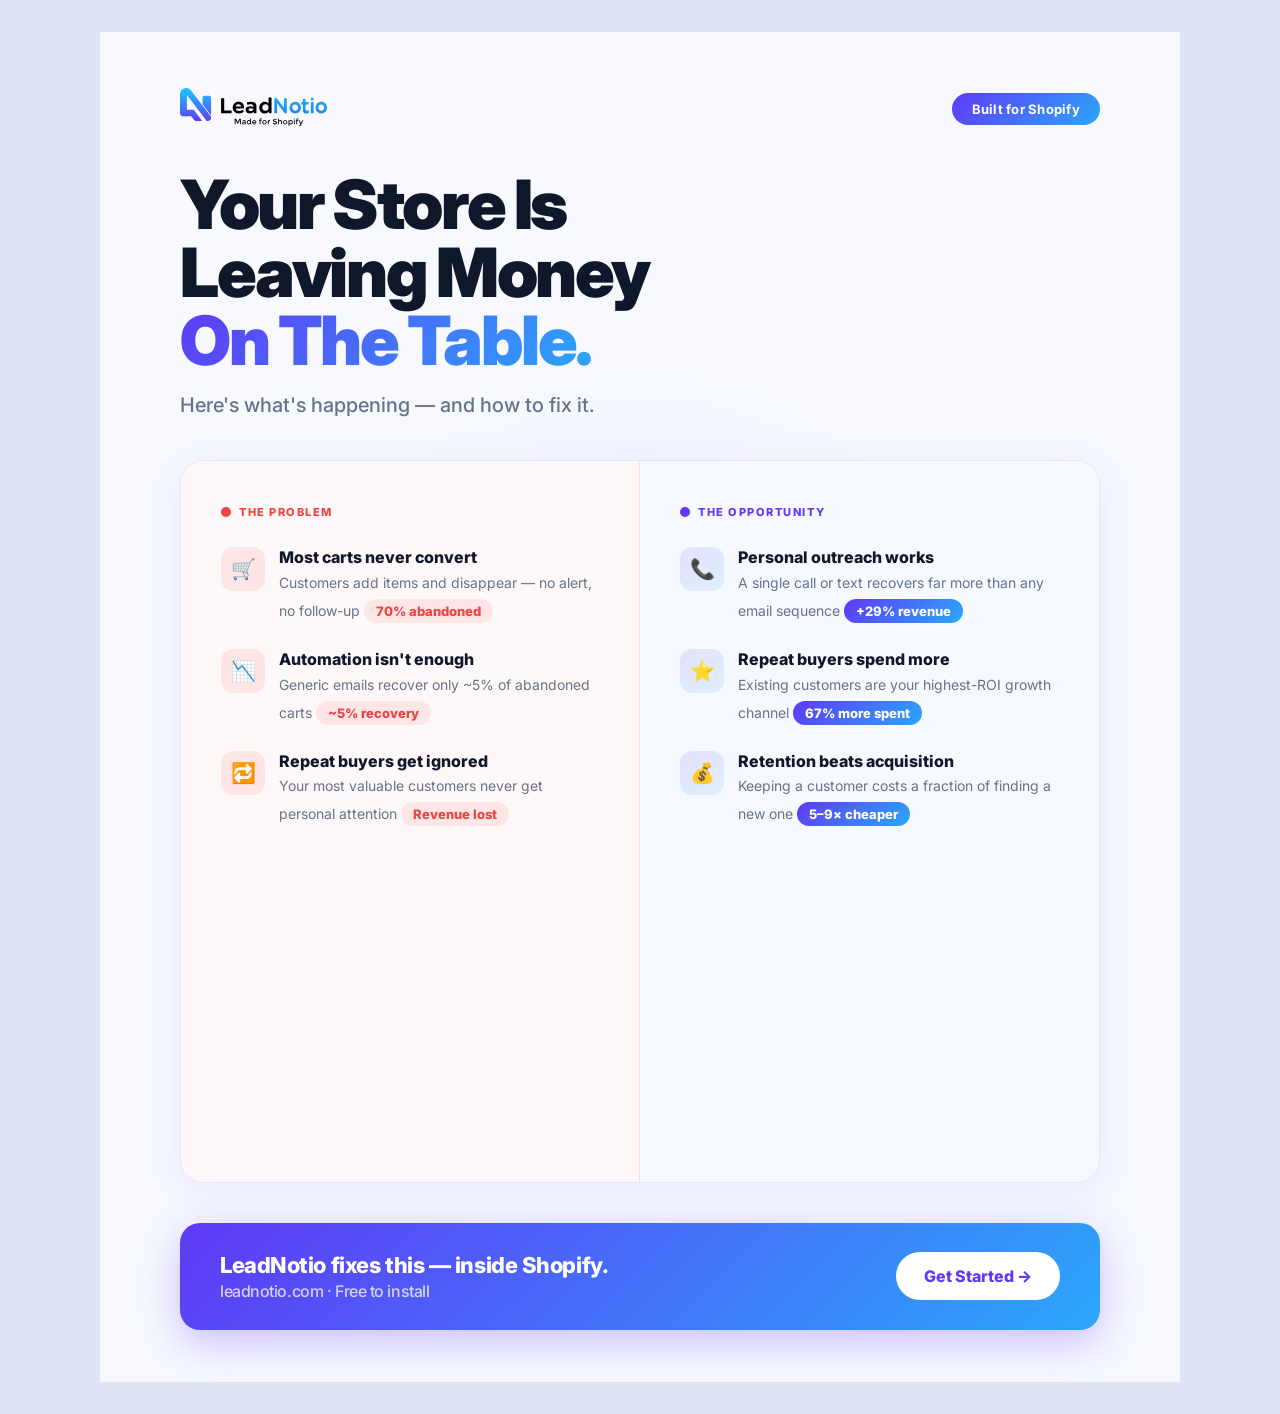
<file: ig-problem-solution.html>
<!DOCTYPE html>
<html lang="en">
<head>
  <meta charset="UTF-8" />
  <meta name="viewport" content="width=device-width, initial-scale=1.0" />
  <title>LeadNotio — Problem/Solution Instagram</title>
  <link rel="preconnect" href="https://fonts.googleapis.com" />
  <link rel="stylesheet" href="https://fonts.googleapis.com/css2?family=Inter:wght@400;500;600;700;800;900&display=swap" />
  <style>
    * { margin: 0; padding: 0; box-sizing: border-box; }
    body {
      font-family: 'Inter', sans-serif;
      background: #dde4f5;
      display: flex;
      align-items: center;
      justify-content: center;
      min-height: 100vh;
      padding: 2rem;
    }

    .canvas {
      width: 1080px;
      height: 1350px;
      background: #f7f9ff;
      overflow: hidden;
      position: relative;
      display: flex;
      flex-direction: column;
    }

    /* bg */
    .bg-blob {
      position: absolute;
      top: 50%; left: 50%;
      transform: translate(-50%, -50%);
      width: 700px; height: 700px;
      background: radial-gradient(circle, rgba(95,57,246,0.05), transparent 70%);
      pointer-events: none;
    }

    /* HEADER */
    .header {
      padding: 56px 80px 40px;
      position: relative;
      z-index: 1;
      display: flex;
      align-items: center;
      justify-content: space-between;
    }
    .logo-wrap img { height: 38px; }
    .header-badge {
      background: linear-gradient(135deg, #5f39f6, #2ba7fb);
      color: #fff;
      font-size: 13px;
      font-weight: 700;
      padding: 8px 20px;
      border-radius: 50px;
      letter-spacing: 0.02em;
    }

    /* HERO TEXT */
    .hero {
      padding: 0 80px 40px;
      position: relative;
      z-index: 1;
    }
    .hero h1 {
      font-size: 68px;
      font-weight: 900;
      line-height: 1.0;
      color: #0f172a;
      letter-spacing: -0.035em;
      margin-bottom: 16px;
    }
    .hero h1 .grad {
      background: linear-gradient(135deg, #5f39f6, #2ba7fb);
      -webkit-background-clip: text;
      -webkit-text-fill-color: transparent;
      background-clip: text;
    }
    .hero-sub {
      font-size: 20px;
      color: #64748b;
      font-weight: 500;
      line-height: 1.5;
    }

    /* THE SPLIT */
    .split {
      flex: 1;
      display: grid;
      grid-template-columns: 1fr 1fr;
      gap: 0;
      margin: 0 80px 40px;
      border-radius: 24px;
      overflow: hidden;
      border: 1.5px solid rgba(95,57,246,0.1);
      position: relative;
      z-index: 1;
      box-shadow: 0 8px 40px rgba(95,57,246,0.08);
    }

    .problem-side {
      background: #fff8f8;
      padding: 44px 40px;
      border-right: 1.5px solid rgba(239,68,68,0.15);
    }
    .solution-side {
      background: #f6f9ff;
      padding: 44px 40px;
    }

    .side-label {
      font-size: 11px;
      font-weight: 800;
      text-transform: uppercase;
      letter-spacing: 0.14em;
      margin-bottom: 28px;
      display: flex;
      align-items: center;
      gap: 8px;
    }
    .side-label.red { color: #ef4444; }
    .side-label.blue { color: #5f39f6; }
    .side-label .dot {
      width: 10px; height: 10px;
      border-radius: 50%;
    }
    .side-label.red .dot { background: #ef4444; }
    .side-label.blue .dot { background: #5f39f6; }

    .item {
      display: flex;
      align-items: flex-start;
      gap: 14px;
      margin-bottom: 26px;
    }
    .item:last-child { margin-bottom: 0; }
    .item-icon {
      width: 44px; height: 44px;
      border-radius: 12px;
      display: flex; align-items: center; justify-content: center;
      font-size: 20px;
      flex-shrink: 0;
    }
    .problem-side .item-icon {
      background: rgba(239,68,68,0.1);
    }
    .solution-side .item-icon {
      background: linear-gradient(135deg, rgba(95,57,246,0.12), rgba(43,167,251,0.12));
    }
    .item-body strong {
      display: block;
      font-size: 16px;
      font-weight: 800;
      color: #0f172a;
      margin-bottom: 4px;
      line-height: 1.3;
    }
    .item-body span {
      font-size: 14px;
      color: #64748b;
      line-height: 1.5;
    }
    .item-body .stat-pill {
      display: inline-block;
      margin-top: 6px;
      font-size: 13px;
      font-weight: 800;
      padding: 4px 12px;
      border-radius: 20px;
    }
    .problem-side .stat-pill {
      background: rgba(239,68,68,0.1);
      color: #ef4444;
    }
    .solution-side .stat-pill {
      background: linear-gradient(135deg, #5f39f6, #2ba7fb);
      color: #fff;
    }

    /* BOTTOM BAR */
    .bottom-bar {
      margin: 0 80px 52px;
      background: linear-gradient(135deg, #5f39f6, #2ba7fb);
      border-radius: 20px;
      padding: 28px 40px;
      display: flex;
      align-items: center;
      justify-content: space-between;
      position: relative;
      z-index: 1;
      box-shadow: 0 12px 40px rgba(95,57,246,0.3);
    }
    .bottom-bar .tagline {
      font-size: 22px;
      font-weight: 800;
      color: #fff;
      letter-spacing: -0.02em;
      line-height: 1.3;
    }
    .bottom-bar .tagline span {
      opacity: 0.75;
      font-weight: 500;
      font-size: 16px;
      display: block;
      margin-top: 2px;
    }
    .bottom-bar .cta {
      background: #fff;
      color: #5f39f6;
      font-size: 16px;
      font-weight: 800;
      padding: 14px 28px;
      border-radius: 50px;
      text-decoration: none;
      white-space: nowrap;
      flex-shrink: 0;
    }
  </style>
</head>
<body>
<div class="canvas">
  <div class="bg-blob"></div>

  <!-- HEADER -->
  <div class="header">
    <div class="logo-wrap"><img src="logo-new.svg" alt="LeadNotio" /></div>
    <div class="header-badge">Built for Shopify</div>
  </div>

  <!-- HERO -->
  <div class="hero">
    <h1>Your Store Is<br />Leaving Money<br /><span class="grad">On The Table.</span></h1>
    <p class="hero-sub">Here's what's happening — and how to fix it.</p>
  </div>

  <!-- SPLIT SECTION -->
  <div class="split">
    <div class="problem-side">
      <div class="side-label red"><span class="dot"></span>The Problem</div>

      <div class="item">
        <div class="item-icon">🛒</div>
        <div class="item-body">
          <strong>Most carts never convert</strong>
          <span>Customers add items and disappear — no alert, no follow-up</span>
          <div class="stat-pill">70% abandoned</div>
        </div>
      </div>

      <div class="item">
        <div class="item-icon">📉</div>
        <div class="item-body">
          <strong>Automation isn't enough</strong>
          <span>Generic emails recover only ~5% of abandoned carts</span>
          <div class="stat-pill">~5% recovery</div>
        </div>
      </div>

      <div class="item">
        <div class="item-icon">🔁</div>
        <div class="item-body">
          <strong>Repeat buyers get ignored</strong>
          <span>Your most valuable customers never get personal attention</span>
          <div class="stat-pill">Revenue lost</div>
        </div>
      </div>
    </div>

    <div class="solution-side">
      <div class="side-label blue"><span class="dot"></span>The Opportunity</div>

      <div class="item">
        <div class="item-icon">📞</div>
        <div class="item-body">
          <strong>Personal outreach works</strong>
          <span>A single call or text recovers far more than any email sequence</span>
          <div class="stat-pill">+29% revenue</div>
        </div>
      </div>

      <div class="item">
        <div class="item-icon">⭐</div>
        <div class="item-body">
          <strong>Repeat buyers spend more</strong>
          <span>Existing customers are your highest-ROI growth channel</span>
          <div class="stat-pill">67% more spent</div>
        </div>
      </div>

      <div class="item">
        <div class="item-icon">💰</div>
        <div class="item-body">
          <strong>Retention beats acquisition</strong>
          <span>Keeping a customer costs a fraction of finding a new one</span>
          <div class="stat-pill">5–9× cheaper</div>
        </div>
      </div>
    </div>
  </div>

  <!-- BOTTOM BAR -->
  <div class="bottom-bar">
    <div class="tagline">
      LeadNotio fixes this — inside Shopify.
      <span>leadnotio.com · Free to install</span>
    </div>
    <a href="https://apps.shopify.com/leadnotio" class="cta">Get Started →</a>
  </div>
</div>
</body>
</html>
</file>
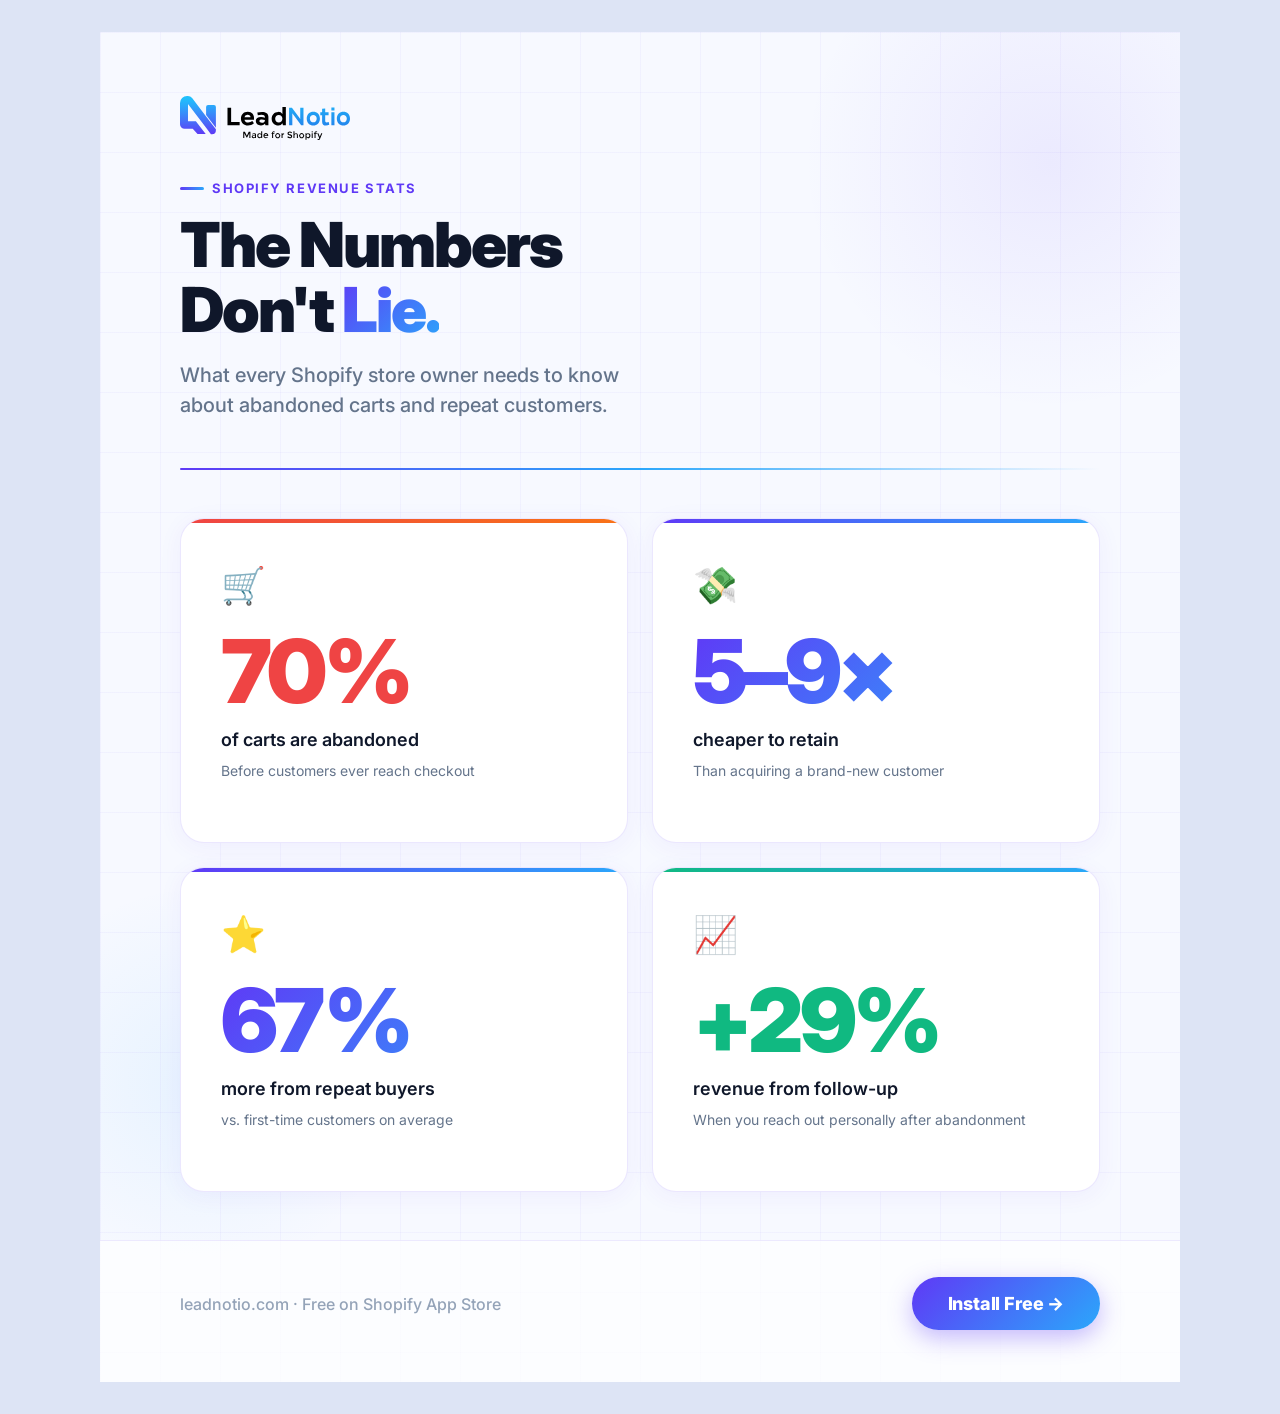
<file: ig-stats-grid.html>
<!DOCTYPE html>
<html lang="en">
<head>
  <meta charset="UTF-8" />
  <meta name="viewport" content="width=device-width, initial-scale=1.0" />
  <title>LeadNotio — Stats Grid Instagram</title>
  <link rel="preconnect" href="https://fonts.googleapis.com" />
  <link rel="stylesheet" href="https://fonts.googleapis.com/css2?family=Inter:wght@400;500;600;700;800;900&display=swap" />
  <style>
    * { margin: 0; padding: 0; box-sizing: border-box; }
    body {
      font-family: 'Inter', sans-serif;
      background: #dde4f5;
      display: flex;
      align-items: center;
      justify-content: center;
      min-height: 100vh;
      padding: 2rem;
    }

    .canvas {
      width: 1080px;
      height: 1350px;
      background: #f7f9ff;
      border-radius: 0;
      overflow: hidden;
      position: relative;
      display: flex;
      flex-direction: column;
    }

    /* Background decorations */
    .bg-blob-1 {
      position: absolute;
      top: -120px; right: -120px;
      width: 500px; height: 500px;
      background: radial-gradient(circle, rgba(95,57,246,0.08), transparent 70%);
      pointer-events: none;
    }
    .bg-blob-2 {
      position: absolute;
      bottom: 100px; left: -100px;
      width: 400px; height: 400px;
      background: radial-gradient(circle, rgba(43,167,251,0.08), transparent 70%);
      pointer-events: none;
    }
    .bg-grid {
      position: absolute;
      inset: 0;
      background-image: linear-gradient(rgba(95,57,246,0.04) 1px, transparent 1px),
                        linear-gradient(90deg, rgba(95,57,246,0.04) 1px, transparent 1px);
      background-size: 60px 60px;
      pointer-events: none;
    }

    /* HEADER */
    .header {
      padding: 64px 80px 48px;
      position: relative;
      z-index: 1;
    }
    .logo-wrap {
      margin-bottom: 36px;
    }
    .logo-wrap img {
      height: 44px;
    }
    .eyebrow {
      font-size: 13px;
      font-weight: 700;
      text-transform: uppercase;
      letter-spacing: 0.12em;
      color: #5f39f6;
      margin-bottom: 16px;
      display: flex;
      align-items: center;
      gap: 8px;
    }
    .eyebrow::before {
      content: '';
      display: block;
      width: 24px;
      height: 3px;
      background: linear-gradient(90deg, #5f39f6, #2ba7fb);
      border-radius: 2px;
    }
    .header h1 {
      font-size: 62px;
      font-weight: 900;
      line-height: 1.05;
      color: #0f172a;
      letter-spacing: -0.03em;
    }
    .header h1 .grad {
      background: linear-gradient(135deg, #5f39f6, #2ba7fb);
      -webkit-background-clip: text;
      -webkit-text-fill-color: transparent;
      background-clip: text;
    }
    .header-sub {
      margin-top: 18px;
      font-size: 20px;
      color: #64748b;
      font-weight: 500;
      line-height: 1.5;
    }

    /* DIVIDER */
    .divider {
      height: 2px;
      background: linear-gradient(90deg, #5f39f6, #2ba7fb, transparent);
      margin: 0 80px;
      border-radius: 2px;
      position: relative;
      z-index: 1;
    }

    /* STATS GRID */
    .stats-grid {
      display: grid;
      grid-template-columns: 1fr 1fr;
      gap: 24px;
      padding: 48px 80px;
      flex: 1;
      position: relative;
      z-index: 1;
    }
    .stat-card {
      background: #ffffff;
      border: 1.5px solid rgba(95,57,246,0.12);
      border-radius: 24px;
      padding: 44px 40px;
      position: relative;
      overflow: hidden;
      box-shadow: 0 4px 24px rgba(95,57,246,0.06);
    }
    .stat-card::before {
      content: '';
      position: absolute;
      top: 0; left: 0; right: 0;
      height: 4px;
    }
    .stat-card:nth-child(1)::before { background: linear-gradient(90deg, #ef4444, #f97316); }
    .stat-card:nth-child(2)::before { background: linear-gradient(90deg, #5f39f6, #2ba7fb); }
    .stat-card:nth-child(3)::before { background: linear-gradient(90deg, #5f39f6, #2ba7fb); }
    .stat-card:nth-child(4)::before { background: linear-gradient(90deg, #10b981, #2ba7fb); }

    .stat-card .icon {
      font-size: 36px;
      margin-bottom: 20px;
    }
    .stat-card .number {
      font-size: 88px;
      font-weight: 900;
      line-height: 1;
      letter-spacing: -0.04em;
      margin-bottom: 12px;
    }
    .stat-card:nth-child(1) .number { color: #ef4444; }
    .stat-card:nth-child(2) .number {
      background: linear-gradient(135deg, #5f39f6, #2ba7fb);
      -webkit-background-clip: text;
      -webkit-text-fill-color: transparent;
      background-clip: text;
    }
    .stat-card:nth-child(3) .number {
      background: linear-gradient(135deg, #5f39f6, #2ba7fb);
      -webkit-background-clip: text;
      -webkit-text-fill-color: transparent;
      background-clip: text;
    }
    .stat-card:nth-child(4) .number { color: #10b981; }

    .stat-card .label {
      font-size: 18px;
      font-weight: 600;
      color: #0f172a;
      line-height: 1.4;
      margin-bottom: 8px;
    }
    .stat-card .sublabel {
      font-size: 14px;
      color: #64748b;
      line-height: 1.5;
    }

    /* FOOTER */
    .footer {
      padding: 36px 80px 52px;
      display: flex;
      align-items: center;
      justify-content: space-between;
      position: relative;
      z-index: 1;
      border-top: 1.5px solid rgba(95,57,246,0.1);
      background: rgba(255,255,255,0.7);
    }
    .footer-text {
      font-size: 16px;
      color: #94a3b8;
      font-weight: 500;
    }
    .footer-cta {
      background: linear-gradient(135deg, #5f39f6, #2ba7fb);
      color: #fff;
      font-size: 18px;
      font-weight: 800;
      padding: 16px 36px;
      border-radius: 50px;
      text-decoration: none;
      box-shadow: 0 8px 24px rgba(95,57,246,0.35);
      letter-spacing: -0.01em;
    }
  </style>
</head>
<body>
<div class="canvas">
  <div class="bg-blob-1"></div>
  <div class="bg-blob-2"></div>
  <div class="bg-grid"></div>

  <!-- HEADER -->
  <div class="header">
    <div class="logo-wrap">
      <img src="logo-new.svg" alt="LeadNotio" />
    </div>
    <div class="eyebrow">Shopify Revenue Stats</div>
    <h1>The Numbers<br />Don't <span class="grad">Lie.</span></h1>
    <p class="header-sub">What every Shopify store owner needs to know<br />about abandoned carts and repeat customers.</p>
  </div>

  <div class="divider"></div>

  <!-- STATS GRID -->
  <div class="stats-grid">
    <div class="stat-card">
      <div class="icon">🛒</div>
      <div class="number">70%</div>
      <div class="label">of carts are abandoned</div>
      <div class="sublabel">Before customers ever reach checkout</div>
    </div>
    <div class="stat-card">
      <div class="icon">💸</div>
      <div class="number">5–9×</div>
      <div class="label">cheaper to retain</div>
      <div class="sublabel">Than acquiring a brand-new customer</div>
    </div>
    <div class="stat-card">
      <div class="icon">⭐</div>
      <div class="number">67%</div>
      <div class="label">more from repeat buyers</div>
      <div class="sublabel">vs. first-time customers on average</div>
    </div>
    <div class="stat-card">
      <div class="icon">📈</div>
      <div class="number">+29%</div>
      <div class="label">revenue from follow-up</div>
      <div class="sublabel">When you reach out personally after abandonment</div>
    </div>
  </div>

  <!-- FOOTER -->
  <div class="footer">
    <div class="footer-text">leadnotio.com · Free on Shopify App Store</div>
    <a href="https://apps.shopify.com/leadnotio" class="footer-cta">Install Free →</a>
  </div>
</div>
</body>
</html>
</file>
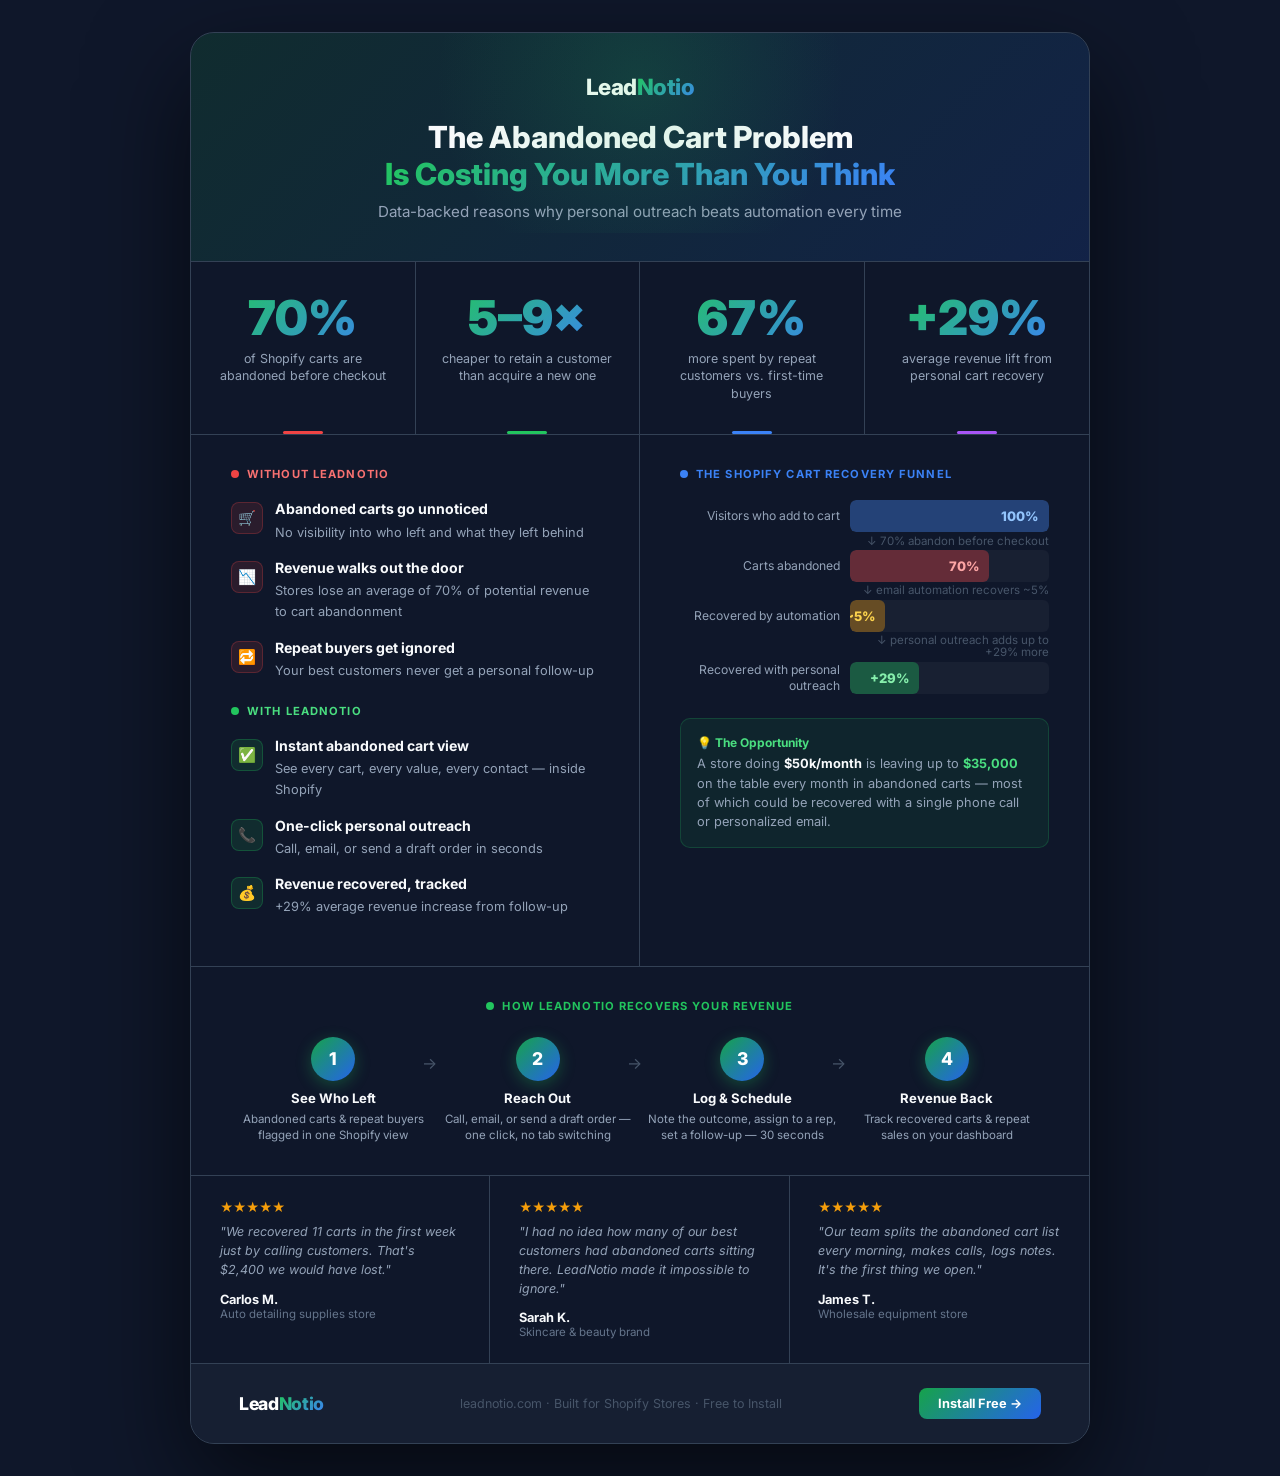
<file: infographic.html>
<!DOCTYPE html>
<html lang="en">
<head>
  <meta charset="UTF-8" />
  <meta name="viewport" content="width=device-width, initial-scale=1.0" />
  <title>LeadNotio Infographic</title>
  <link rel="preconnect" href="https://fonts.googleapis.com" />
  <link rel="stylesheet" href="https://fonts.googleapis.com/css2?family=Inter:wght@400;500;600;700;800;900&display=swap" />
  <style>
    * { margin: 0; padding: 0; box-sizing: border-box; }
    body {
      font-family: 'Inter', sans-serif;
      background: #0f172a;
      display: flex;
      align-items: center;
      justify-content: center;
      min-height: 100vh;
      padding: 2rem;
    }

    .infographic {
      width: 900px;
      background: #0f172a;
      border: 1px solid #334155;
      border-radius: 24px;
      overflow: hidden;
      box-shadow: 0 40px 100px rgba(0,0,0,0.6);
    }

    /* HEADER */
    .ig-header {
      background: linear-gradient(135deg, rgba(22,163,74,0.15), rgba(37,99,235,0.15));
      border-bottom: 1px solid #334155;
      padding: 2.5rem 3rem;
      text-align: center;
      position: relative;
    }
    .ig-header::before {
      content: '';
      position: absolute;
      top: -100px; left: 50%; transform: translateX(-50%);
      width: 500px; height: 300px;
      background: radial-gradient(circle, rgba(34,197,94,0.15), transparent 70%);
      pointer-events: none;
    }
    .ig-logo {
      font-size: 1.4rem;
      font-weight: 800;
      letter-spacing: -0.02em;
      margin-bottom: 1.2rem;
    }
    .logo-lead { color: #fff; }
    .logo-notio {
      background: linear-gradient(135deg, #22c55e, #3b82f6);
      -webkit-background-clip: text;
      -webkit-text-fill-color: transparent;
      background-clip: text;
    }
    .ig-header h1 {
      font-size: 1.9rem;
      font-weight: 800;
      color: #f8fafc;
      line-height: 1.2;
      margin-bottom: 0.6rem;
    }
    .ig-header h1 span {
      background: linear-gradient(135deg, #22c55e, #3b82f6);
      -webkit-background-clip: text;
      -webkit-text-fill-color: transparent;
      background-clip: text;
    }
    .ig-header p {
      color: #94a3b8;
      font-size: 0.95rem;
    }

    /* STATS ROW */
    .stats-row {
      display: grid;
      grid-template-columns: repeat(4, 1fr);
      border-bottom: 1px solid #334155;
    }
    .stat-block {
      padding: 2rem 1.5rem;
      text-align: center;
      border-right: 1px solid #334155;
      position: relative;
    }
    .stat-block:last-child { border-right: none; }
    .stat-block::after {
      content: '';
      position: absolute;
      bottom: 0; left: 50%; transform: translateX(-50%);
      width: 40px; height: 3px;
      border-radius: 2px;
    }
    .stat-block:nth-child(1)::after { background: #ef4444; }
    .stat-block:nth-child(2)::after { background: #22c55e; }
    .stat-block:nth-child(3)::after { background: #3b82f6; }
    .stat-block:nth-child(4)::after { background: #a855f7; }

    .stat-num {
      font-size: 3rem;
      font-weight: 900;
      line-height: 1;
      margin-bottom: 0.5rem;
      background: linear-gradient(135deg, #22c55e, #3b82f6);
      -webkit-background-clip: text;
      -webkit-text-fill-color: transparent;
      background-clip: text;
    }
    .stat-label {
      font-size: 0.78rem;
      color: #94a3b8;
      line-height: 1.4;
    }

    /* MIDDLE SECTION */
    .ig-body {
      display: grid;
      grid-template-columns: 1fr 1fr;
      border-bottom: 1px solid #334155;
    }

    /* PROBLEM COLUMN */
    .problem-col {
      padding: 2rem 2.5rem;
      border-right: 1px solid #334155;
    }
    .col-label {
      font-size: 0.7rem;
      font-weight: 700;
      text-transform: uppercase;
      letter-spacing: 0.1em;
      margin-bottom: 1.2rem;
      display: flex;
      align-items: center;
      gap: 0.5rem;
    }
    .col-label.red { color: #f87171; }
    .col-label.green { color: #4ade80; }
    .col-label .dot {
      width: 8px; height: 8px; border-radius: 50%;
      flex-shrink: 0;
    }
    .col-label.red .dot { background: #ef4444; }
    .col-label.green .dot { background: #22c55e; }

    .problem-item {
      display: flex;
      align-items: flex-start;
      gap: 0.75rem;
      margin-bottom: 1.1rem;
    }
    .problem-icon {
      width: 32px; height: 32px;
      border-radius: 8px;
      background: rgba(239,68,68,0.12);
      border: 1px solid rgba(239,68,68,0.25);
      display: flex; align-items: center; justify-content: center;
      font-size: 0.9rem;
      flex-shrink: 0;
      margin-top: 2px;
    }
    .solution-icon {
      width: 32px; height: 32px;
      border-radius: 8px;
      background: rgba(34,197,94,0.12);
      border: 1px solid rgba(34,197,94,0.25);
      display: flex; align-items: center; justify-content: center;
      font-size: 0.9rem;
      flex-shrink: 0;
      margin-top: 2px;
    }
    .item-text strong {
      display: block;
      font-size: 0.88rem;
      font-weight: 700;
      color: #f8fafc;
      margin-bottom: 0.2rem;
    }
    .item-text span {
      font-size: 0.8rem;
      color: #94a3b8;
      line-height: 1.4;
    }

    /* FUNNEL */
    .funnel-section {
      padding: 2rem 2.5rem;
    }
    .funnel-col-label {
      font-size: 0.7rem;
      font-weight: 700;
      text-transform: uppercase;
      letter-spacing: 0.1em;
      color: #3b82f6;
      margin-bottom: 1.2rem;
      display: flex;
      align-items: center;
      gap: 0.5rem;
    }
    .funnel-col-label .dot { width: 8px; height: 8px; border-radius: 50%; background: #3b82f6; }

    .funnel-step {
      position: relative;
      margin-bottom: 0.5rem;
    }
    .funnel-row {
      display: flex;
      align-items: center;
      gap: 0.6rem;
      margin-bottom: 0.2rem;
    }
    .funnel-label {
      font-size: 0.76rem;
      color: #94a3b8;
      width: 160px;
      flex-shrink: 0;
      text-align: right;
      line-height: 1.3;
    }
    .funnel-bar-wrap {
      flex: 1;
      height: 32px;
      background: rgba(255,255,255,0.04);
      border-radius: 6px;
      overflow: hidden;
    }
    .funnel-bar {
      height: 100%;
      border-radius: 6px;
      display: flex;
      align-items: center;
      justify-content: flex-end;
      padding-right: 0.6rem;
    }
    .funnel-pct {
      font-size: 0.82rem;
      font-weight: 800;
    }
    .bar-1 { background: rgba(59,130,246,0.35); width: 100%; }
    .bar-1 .funnel-pct { color: #93c5fd; }
    .bar-2 { background: rgba(239,68,68,0.35); width: 70%; }
    .bar-2 .funnel-pct { color: #fca5a5; }
    .bar-3 { background: rgba(245,158,11,0.35); width: 18%; }
    .bar-3 .funnel-pct { color: #fcd34d; }
    .bar-4 { background: rgba(34,197,94,0.35); width: 35%; }
    .bar-4 .funnel-pct { color: #86efac; }

    .funnel-arrow {
      text-align: right;
      padding-right: 0;
      color: #475569;
      font-size: 0.72rem;
      line-height: 1;
      margin-bottom: 0.2rem;
      padding-left: 166px;
    }

    /* HOW IT WORKS */
    .how-section {
      padding: 2rem 3rem;
      border-bottom: 1px solid #334155;
    }
    .how-label {
      font-size: 0.7rem;
      font-weight: 700;
      text-transform: uppercase;
      letter-spacing: 0.1em;
      color: #22c55e;
      text-align: center;
      margin-bottom: 1.5rem;
      display: flex;
      align-items: center;
      justify-content: center;
      gap: 0.5rem;
    }
    .how-label .dot { width: 8px; height: 8px; border-radius: 50%; background: #22c55e; }
    .steps-row {
      display: grid;
      grid-template-columns: repeat(4, 1fr);
      gap: 1rem;
      align-items: start;
    }
    .step-card {
      text-align: center;
      position: relative;
    }
    .step-card::after {
      content: '→';
      position: absolute;
      right: -0.6rem;
      top: 1rem;
      color: #475569;
      font-size: 1rem;
    }
    .step-card:last-child::after { display: none; }
    .step-num-circle {
      width: 44px; height: 44px;
      border-radius: 50%;
      background: linear-gradient(135deg, #16a34a, #2563eb);
      display: flex; align-items: center; justify-content: center;
      font-size: 1.1rem;
      font-weight: 800;
      color: #fff;
      margin: 0 auto 0.6rem;
      box-shadow: 0 4px 16px rgba(34,197,94,0.3);
    }
    .step-title { font-size: 0.82rem; font-weight: 700; color: #f8fafc; margin-bottom: 0.3rem; }
    .step-desc { font-size: 0.72rem; color: #94a3b8; line-height: 1.4; }

    /* SOCIAL PROOF ROW */
    .proof-row {
      display: grid;
      grid-template-columns: repeat(3, 1fr);
      border-bottom: 1px solid #334155;
    }
    .proof-card {
      padding: 1.5rem 1.8rem;
      border-right: 1px solid #334155;
    }
    .proof-card:last-child { border-right: none; }
    .proof-stars { color: #f59e0b; font-size: 0.8rem; margin-bottom: 0.5rem; }
    .proof-quote {
      font-size: 0.78rem;
      color: #94a3b8;
      line-height: 1.5;
      font-style: italic;
      margin-bottom: 0.75rem;
    }
    .proof-name { font-size: 0.8rem; font-weight: 700; color: #f8fafc; }
    .proof-role { font-size: 0.72rem; color: #64748b; }

    /* FOOTER */
    .ig-footer {
      padding: 1.5rem 3rem;
      display: flex;
      align-items: center;
      justify-content: space-between;
      background: rgba(30,41,59,0.5);
    }
    .ig-footer-logo {
      font-size: 1.1rem;
      font-weight: 800;
      letter-spacing: -0.02em;
    }
    .ig-footer p {
      font-size: 0.78rem;
      color: #475569;
    }
    .ig-footer-cta {
      background: linear-gradient(135deg, #16a34a, #2563eb);
      color: #fff;
      font-size: 0.8rem;
      font-weight: 700;
      padding: 0.5rem 1.2rem;
      border-radius: 8px;
      text-decoration: none;
    }
  </style>
</head>
<body>
<div class="infographic">

  <!-- HEADER -->
  <div class="ig-header">
    <div class="ig-logo"><span class="logo-lead">Lead</span><span class="logo-notio">Notio</span></div>
    <h1>The Abandoned Cart Problem<br /><span>Is Costing You More Than You Think</span></h1>
    <p>Data-backed reasons why personal outreach beats automation every time</p>
  </div>

  <!-- STATS ROW -->
  <div class="stats-row">
    <div class="stat-block">
      <div class="stat-num">70%</div>
      <div class="stat-label">of Shopify carts are abandoned before checkout</div>
    </div>
    <div class="stat-block">
      <div class="stat-num">5–9×</div>
      <div class="stat-label">cheaper to retain a customer than acquire a new one</div>
    </div>
    <div class="stat-block">
      <div class="stat-num">67%</div>
      <div class="stat-label">more spent by repeat customers vs. first-time buyers</div>
    </div>
    <div class="stat-block">
      <div class="stat-num">+29%</div>
      <div class="stat-label">average revenue lift from personal cart recovery</div>
    </div>
  </div>

  <!-- MIDDLE: PROBLEM + FUNNEL -->
  <div class="ig-body">

    <!-- LEFT: PROBLEM vs SOLUTION -->
    <div class="problem-col">
      <div class="col-label red"><span class="dot"></span>Without LeadNotio</div>
      <div class="problem-item">
        <div class="problem-icon">🛒</div>
        <div class="item-text">
          <strong>Abandoned carts go unnoticed</strong>
          <span>No visibility into who left and what they left behind</span>
        </div>
      </div>
      <div class="problem-item">
        <div class="problem-icon">📉</div>
        <div class="item-text">
          <strong>Revenue walks out the door</strong>
          <span>Stores lose an average of 70% of potential revenue to cart abandonment</span>
        </div>
      </div>
      <div class="problem-item">
        <div class="problem-icon">🔁</div>
        <div class="item-text">
          <strong>Repeat buyers get ignored</strong>
          <span>Your best customers never get a personal follow-up</span>
        </div>
      </div>

      <div class="col-label green" style="margin-top:1.5rem"><span class="dot"></span>With LeadNotio</div>
      <div class="problem-item">
        <div class="solution-icon">✅</div>
        <div class="item-text">
          <strong>Instant abandoned cart view</strong>
          <span>See every cart, every value, every contact — inside Shopify</span>
        </div>
      </div>
      <div class="problem-item">
        <div class="solution-icon">📞</div>
        <div class="item-text">
          <strong>One-click personal outreach</strong>
          <span>Call, email, or send a draft order in seconds</span>
        </div>
      </div>
      <div class="problem-item">
        <div class="solution-icon">💰</div>
        <div class="item-text">
          <strong>Revenue recovered, tracked</strong>
          <span>+29% average revenue increase from follow-up</span>
        </div>
      </div>
    </div>

    <!-- RIGHT: FUNNEL -->
    <div class="funnel-section">
      <div class="funnel-col-label"><span class="dot"></span>The Shopify Cart Recovery Funnel</div>

      <div class="funnel-row">
        <div class="funnel-label">Visitors who add to cart</div>
        <div class="funnel-bar-wrap"><div class="funnel-bar bar-1"><span class="funnel-pct">100%</span></div></div>
      </div>
      <div class="funnel-arrow">↓ 70% abandon before checkout</div>
      <div class="funnel-row">
        <div class="funnel-label">Carts abandoned</div>
        <div class="funnel-bar-wrap"><div class="funnel-bar bar-2"><span class="funnel-pct">70%</span></div></div>
      </div>
      <div class="funnel-arrow">↓ email automation recovers ~5%</div>
      <div class="funnel-row">
        <div class="funnel-label">Recovered by automation</div>
        <div class="funnel-bar-wrap"><div class="funnel-bar bar-3"><span class="funnel-pct">~5%</span></div></div>
      </div>
      <div class="funnel-arrow">↓ personal outreach adds up to +29% more</div>
      <div class="funnel-row">
        <div class="funnel-label">Recovered with personal outreach</div>
        <div class="funnel-bar-wrap"><div class="funnel-bar bar-4"><span class="funnel-pct">+29%</span></div></div>
      </div>

      <div style="margin-top: 1.5rem; padding: 1rem; background: rgba(34,197,94,0.08); border: 1px solid rgba(34,197,94,0.2); border-radius: 10px;">
        <div style="font-size: 0.75rem; color: #4ade80; font-weight: 700; margin-bottom: 0.3rem;">💡 The Opportunity</div>
        <div style="font-size: 0.8rem; color: #94a3b8; line-height: 1.5;">A store doing <strong style="color:#f8fafc">$50k/month</strong> is leaving up to <strong style="color:#4ade80">$35,000</strong> on the table every month in abandoned carts — most of which could be recovered with a single phone call or personalized email.</div>
      </div>
    </div>
  </div>

  <!-- HOW IT WORKS -->
  <div class="how-section">
    <div class="how-label"><span class="dot"></span>How LeadNotio Recovers Your Revenue</div>
    <div class="steps-row">
      <div class="step-card">
        <div class="step-num-circle">1</div>
        <div class="step-title">See Who Left</div>
        <div class="step-desc">Abandoned carts & repeat buyers flagged in one Shopify view</div>
      </div>
      <div class="step-card">
        <div class="step-num-circle">2</div>
        <div class="step-title">Reach Out</div>
        <div class="step-desc">Call, email, or send a draft order — one click, no tab switching</div>
      </div>
      <div class="step-card">
        <div class="step-num-circle">3</div>
        <div class="step-title">Log & Schedule</div>
        <div class="step-desc">Note the outcome, assign to a rep, set a follow-up — 30 seconds</div>
      </div>
      <div class="step-card">
        <div class="step-num-circle">4</div>
        <div class="step-title">Revenue Back</div>
        <div class="step-desc">Track recovered carts & repeat sales on your dashboard</div>
      </div>
    </div>
  </div>

  <!-- SOCIAL PROOF -->
  <div class="proof-row">
    <div class="proof-card">
      <div class="proof-stars">★★★★★</div>
      <div class="proof-quote">"We recovered 11 carts in the first week just by calling customers. That's $2,400 we would have lost."</div>
      <div class="proof-name">Carlos M.</div>
      <div class="proof-role">Auto detailing supplies store</div>
    </div>
    <div class="proof-card">
      <div class="proof-stars">★★★★★</div>
      <div class="proof-quote">"I had no idea how many of our best customers had abandoned carts sitting there. LeadNotio made it impossible to ignore."</div>
      <div class="proof-name">Sarah K.</div>
      <div class="proof-role">Skincare & beauty brand</div>
    </div>
    <div class="proof-card">
      <div class="proof-stars">★★★★★</div>
      <div class="proof-quote">"Our team splits the abandoned cart list every morning, makes calls, logs notes. It's the first thing we open."</div>
      <div class="proof-name">James T.</div>
      <div class="proof-role">Wholesale equipment store</div>
    </div>
  </div>

  <!-- FOOTER -->
  <div class="ig-footer">
    <div class="ig-footer-logo"><span class="logo-lead">Lead</span><span class="logo-notio">Notio</span></div>
    <p>leadnotio.com · Built for Shopify Stores · Free to Install</p>
    <a href="https://apps.shopify.com/leadnotio" class="ig-footer-cta">Install Free →</a>
  </div>

</div>
</body>
</html>
</file>
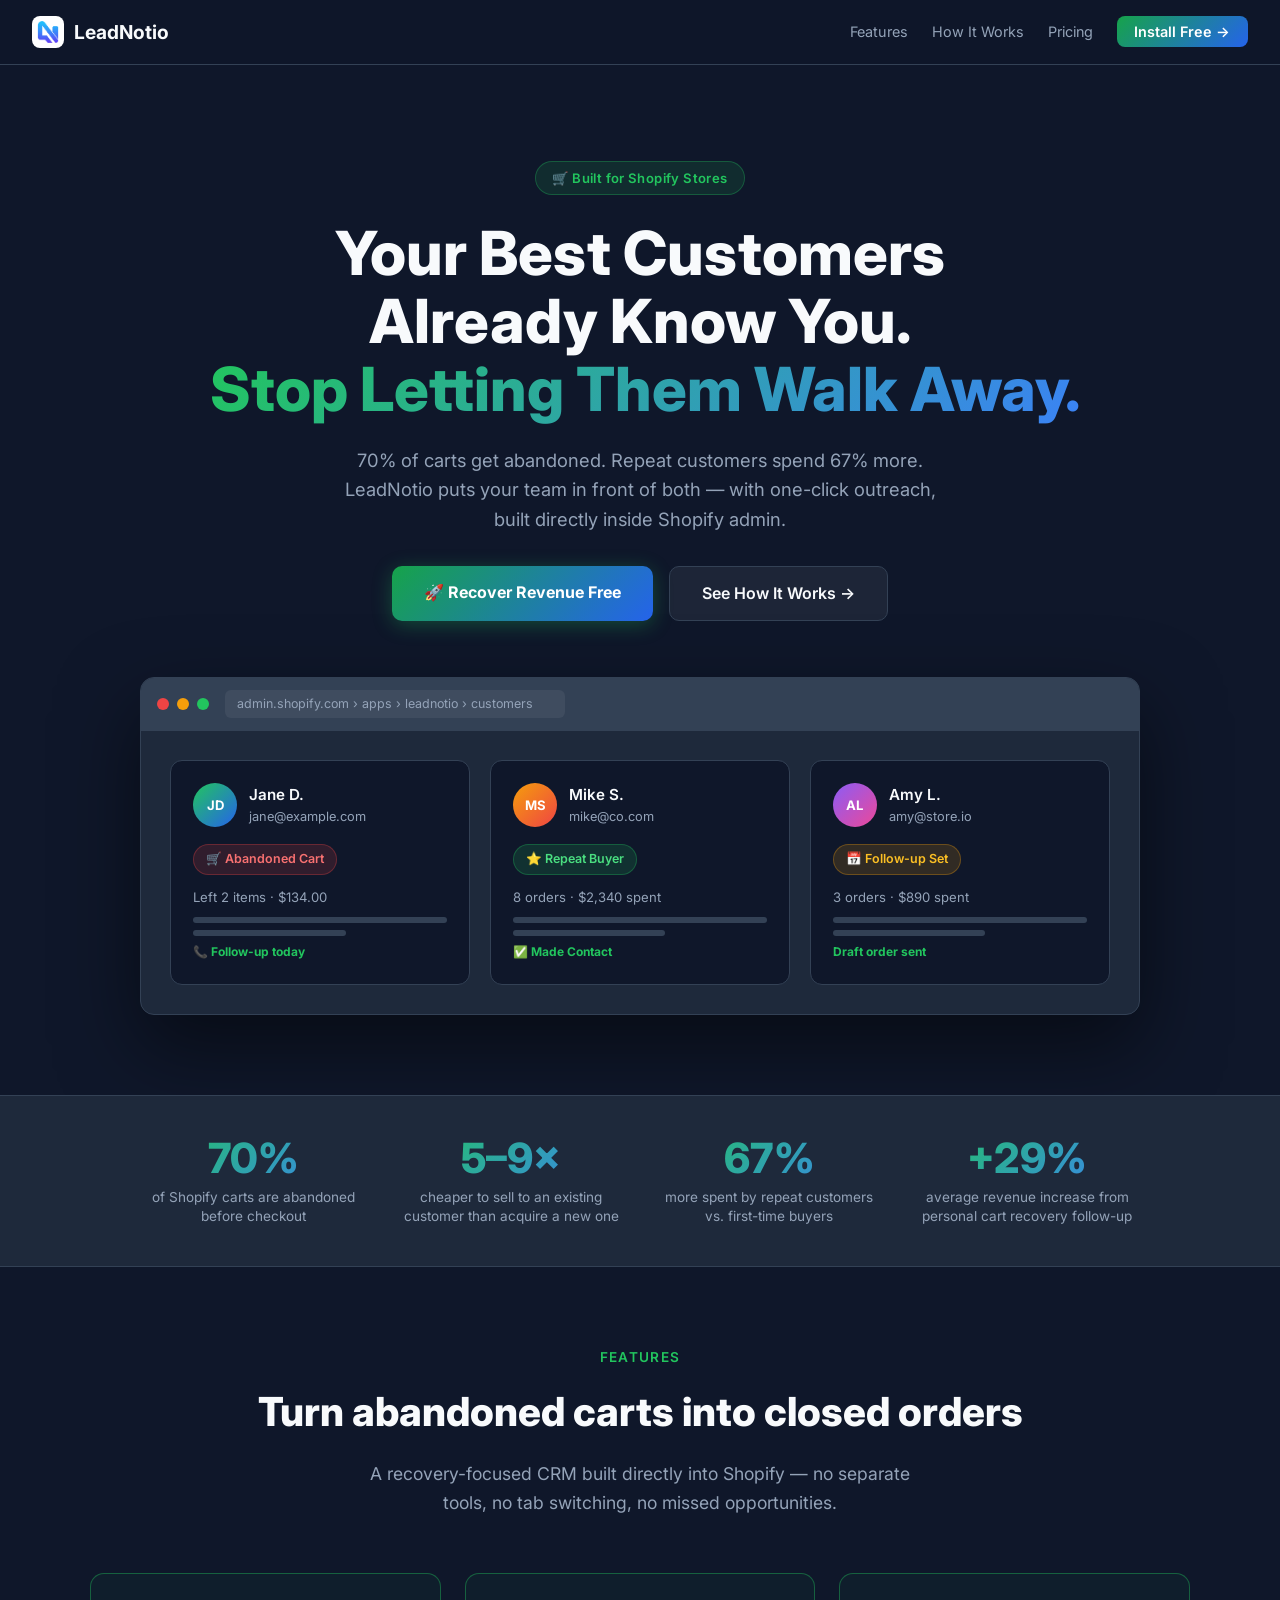
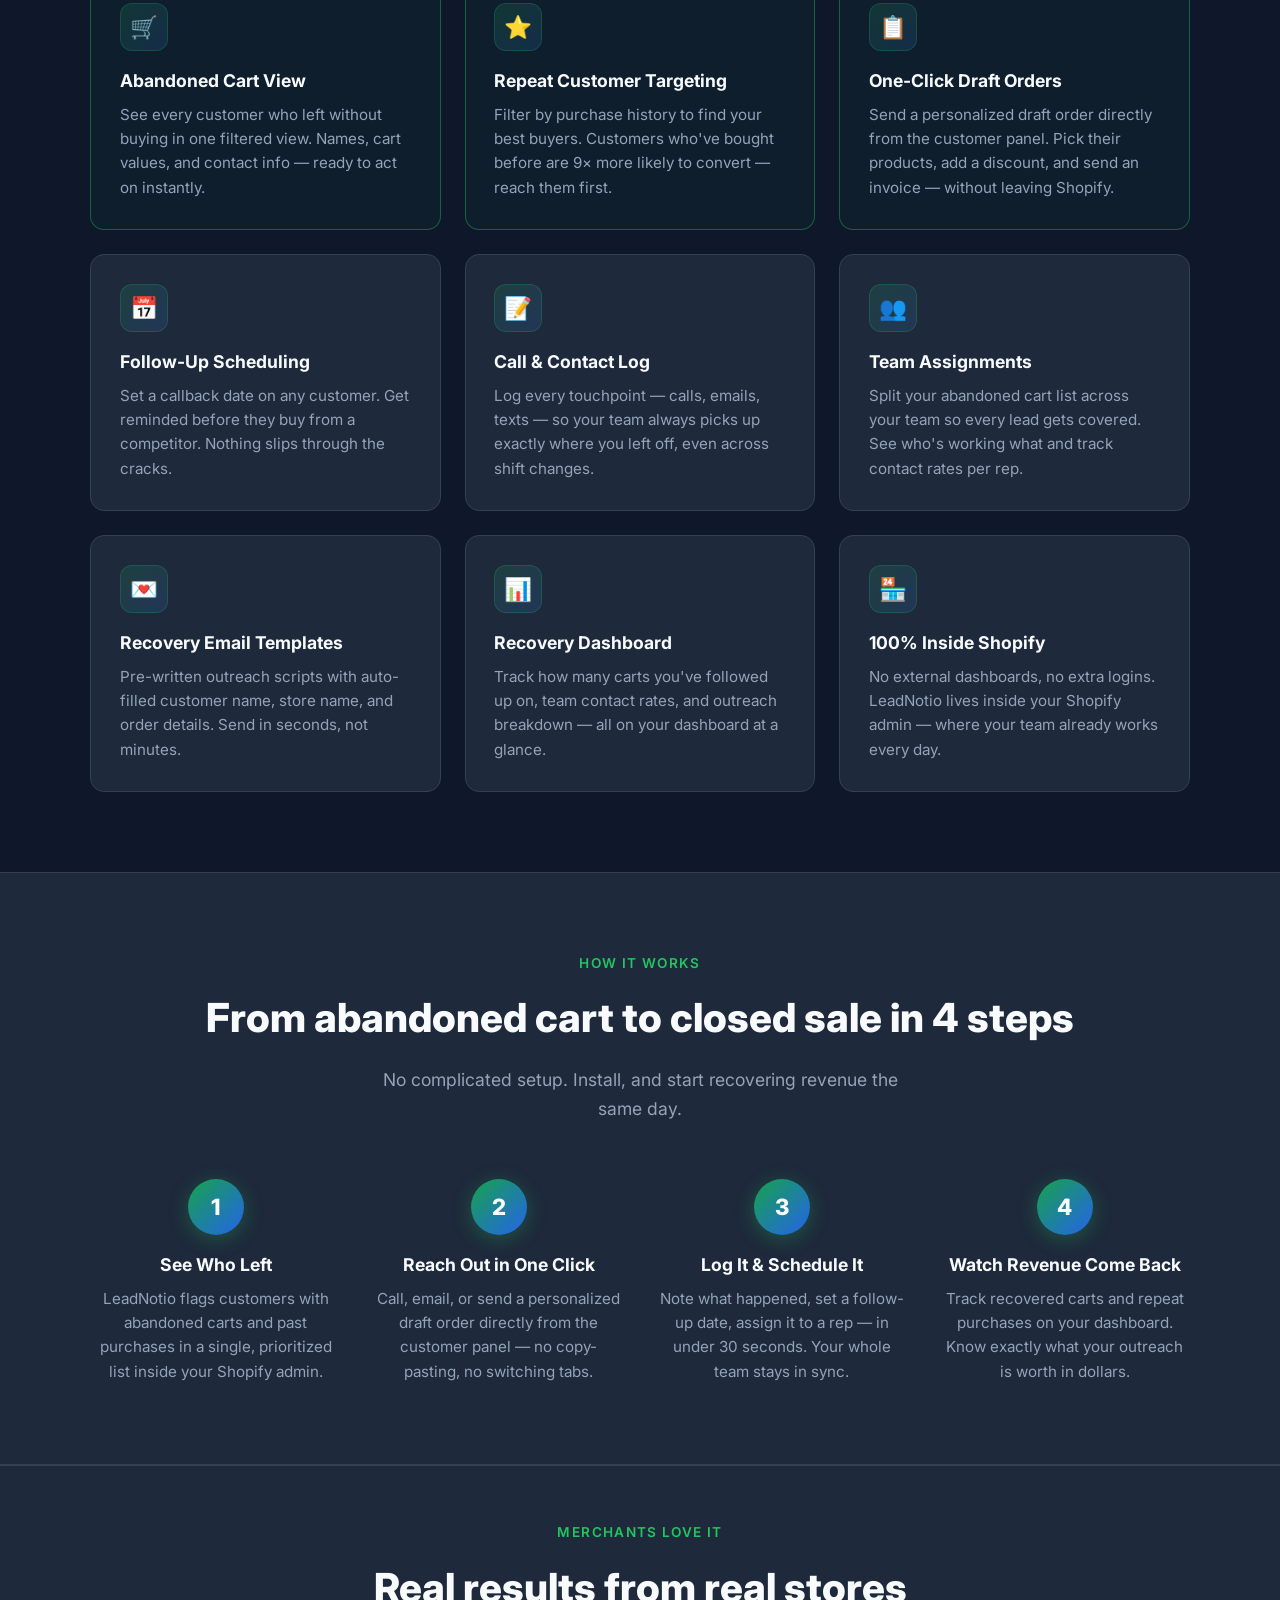
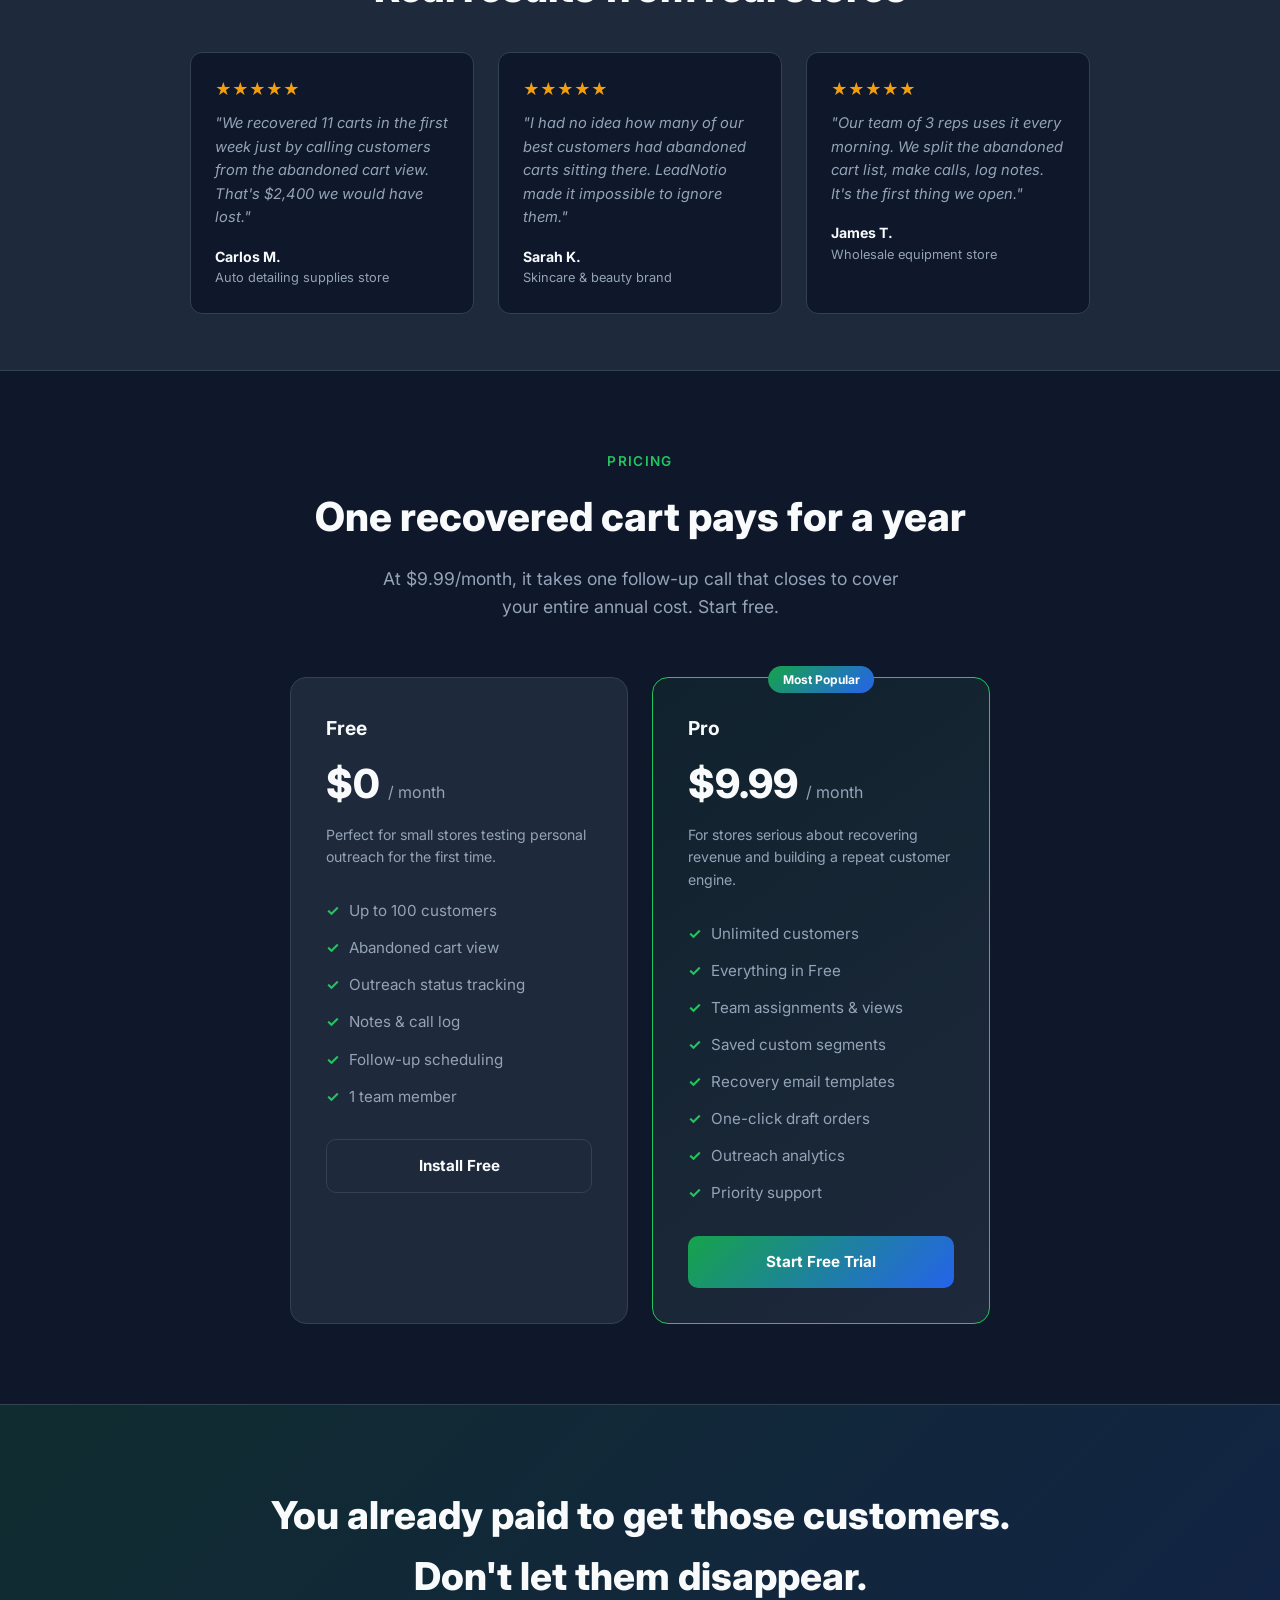
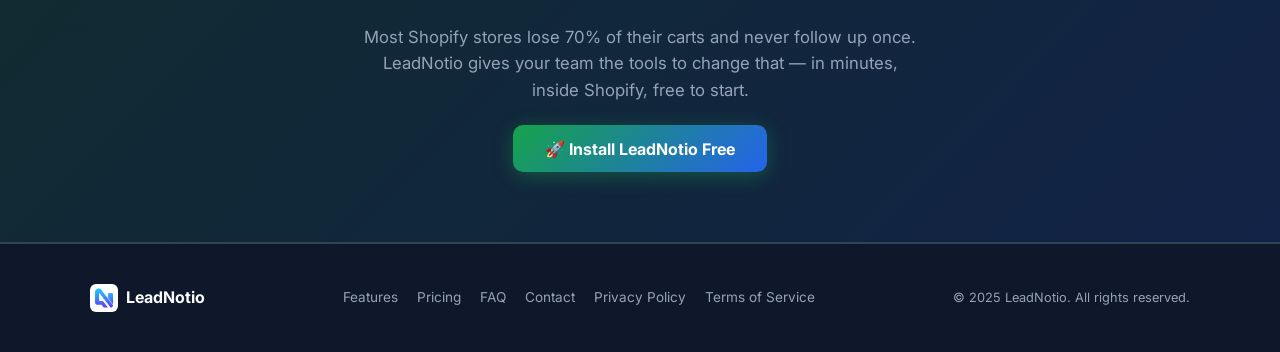
<file: mockup-preview.html>
<!DOCTYPE html>
<html lang="en">
<head>
  <meta charset="UTF-8" />
  <link rel="icon" type="image/png" href="leadnotio-favicon.png" />
  <meta name="viewport" content="width=device-width, initial-scale=1.0" />
  <title>LeadNotio — Recover Abandoned Carts & Win Back Customers</title>
  <link rel="preconnect" href="https://fonts.googleapis.com" />
  <link rel="stylesheet" href="https://fonts.googleapis.com/css2?family=Inter:wght@400;500;600;700;800&display=swap" />
  <style>
    :root {
      --green: #22c55e; --green-dark: #16a34a;
      --blue: #3b82f6; --blue-dark: #1d4ed8;
      --grad-start: #16a34a; --grad-end: #2563eb;
      --dark: #0f172a; --dark-2: #1e293b; --dark-3: #334155;
      --text: #f8fafc; --text-muted: #94a3b8;
      --border: #334155; --card: #1e293b;
    }
    * { margin: 0; padding: 0; box-sizing: border-box; }
    html { scroll-behavior: smooth; }
    body { font-family: 'Inter', -apple-system, sans-serif; background: var(--dark); color: var(--text); line-height: 1.6; }

    /* NAV */
    nav { position: sticky; top: 0; z-index: 100; display: flex; align-items: center; justify-content: space-between; padding: 1rem 2rem; background: rgba(15,23,42,0.92); backdrop-filter: blur(12px); border-bottom: 1px solid var(--border); }
    .nav-logo { display: flex; align-items: center; gap: .6rem; text-decoration: none; font-size: 1.2rem; font-weight: 700; color: var(--text); }
    .nav-logo img { width: 32px; height: 32px; border-radius: 8px; }
    .nav-links { display: flex; gap: 1.5rem; list-style: none; align-items: center; }
    .nav-links a { color: var(--text-muted); text-decoration: none; font-size: .9rem; transition: color .2s; }
    .nav-links a:hover { color: var(--text); }
    .nav-cta { background: linear-gradient(135deg, var(--grad-start), var(--grad-end)); color: #fff !important; padding: .45rem 1.1rem; border-radius: 8px; font-weight: 600; }

    /* HERO */
    .hero { text-align: center; padding: 6rem 2rem 5rem; }
    .hero-inner { max-width: 860px; margin: 0 auto; }
    .hero-badge { display: inline-block; background: rgba(34,197,94,.12); border: 1px solid rgba(34,197,94,.3); color: var(--green); padding: .35rem 1rem; border-radius: 999px; font-size: .82rem; font-weight: 600; margin-bottom: 1.5rem; letter-spacing: .03em; }
    .hero h1 { font-size: clamp(2.4rem, 5vw, 3.8rem); font-weight: 800; line-height: 1.12; margin-bottom: 1.4rem; }
    .grad { background: linear-gradient(135deg, var(--green), var(--blue)); -webkit-background-clip: text; -webkit-text-fill-color: transparent; background-clip: text; }
    .hero p { font-size: 1.15rem; color: var(--text-muted); max-width: 620px; margin: 0 auto 2rem; }
    .hero-buttons { display: flex; gap: 1rem; justify-content: center; flex-wrap: wrap; margin-bottom: 3.5rem; }
    .btn-primary { background: linear-gradient(135deg, var(--grad-start), var(--grad-end)); color: #fff; padding: .85rem 2rem; border-radius: 10px; font-weight: 700; font-size: 1rem; text-decoration: none; transition: opacity .2s; box-shadow: 0 4px 20px rgba(34,197,94,.3); }
    .btn-primary:hover { opacity: .88; }
    .btn-secondary { background: rgba(255,255,255,.06); border: 1px solid var(--border); color: var(--text); padding: .85rem 2rem; border-radius: 10px; font-weight: 600; font-size: 1rem; text-decoration: none; }
    .btn-secondary:hover { background: rgba(255,255,255,.1); }

    /* STATS BAR */
    .stats-bar { background: var(--dark-2); border-top: 1px solid var(--border); border-bottom: 1px solid var(--border); padding: 2.5rem 2rem; }
    .stats-inner { max-width: 1000px; margin: 0 auto; display: grid; grid-template-columns: repeat(4, 1fr); gap: 2rem; text-align: center; }
    .stat-num { font-size: 2.6rem; font-weight: 800; background: linear-gradient(135deg, var(--green), var(--blue)); -webkit-background-clip: text; -webkit-text-fill-color: transparent; background-clip: text; line-height: 1.1; }
    .stat-label { color: var(--text-muted); font-size: .85rem; margin-top: .4rem; line-height: 1.4; }

    /* SECTION */
    section { padding: 5rem 2rem; }
    .container { max-width: 1100px; margin: 0 auto; }
    .section-label { display: block; text-align: center; font-size: .85rem; font-weight: 600; color: var(--green); text-transform: uppercase; letter-spacing: .1em; margin-bottom: .75rem; }
    .section-title { text-align: center; font-size: clamp(1.8rem, 4vw, 2.5rem); font-weight: 800; margin-bottom: 1rem; }
    .section-sub { text-align: center; color: var(--text-muted); font-size: 1.1rem; max-width: 550px; margin: 0 auto 3.5rem; }

    /* FEATURES */
    .features-grid { display: grid; grid-template-columns: repeat(auto-fit, minmax(300px, 1fr)); gap: 1.5rem; }
    .feature-card { background: var(--card); border: 1px solid var(--border); border-radius: 14px; padding: 1.8rem; transition: border-color .2s, transform .2s; }
    .feature-card:hover { border-color: var(--green); transform: translateY(-3px); }
    .feature-icon { width: 48px; height: 48px; border-radius: 12px; background: linear-gradient(135deg, rgba(34,197,94,.15), rgba(59,130,246,.15)); border: 1px solid rgba(34,197,94,.2); display: flex; align-items: center; justify-content: center; font-size: 1.4rem; margin-bottom: 1rem; }
    .feature-card h3 { font-size: 1.1rem; font-weight: 700; margin-bottom: .5rem; }
    .feature-card p { color: var(--text-muted); font-size: .95rem; }
    .feature-highlight { border-color: rgba(34,197,94,.4); background: rgba(34,197,94,.04); }

    /* HOW IT WORKS */
    .steps { display: grid; grid-template-columns: repeat(auto-fit, minmax(220px, 1fr)); gap: 2rem; margin-top: 1rem; }
    .step { text-align: center; }
    .step-num { width: 56px; height: 56px; border-radius: 50%; background: linear-gradient(135deg, var(--grad-start), var(--grad-end)); display: flex; align-items: center; justify-content: center; font-size: 1.4rem; font-weight: 800; margin: 0 auto 1rem; box-shadow: 0 4px 20px rgba(34,197,94,.3); }
    .step h3 { font-size: 1.1rem; font-weight: 700; margin-bottom: .5rem; }
    .step p { color: var(--text-muted); font-size: .95rem; }

    /* TESTIMONIAL / SOCIAL PROOF */
    .proof-band { background: var(--dark-2); border-top: 1px solid var(--border); border-bottom: 1px solid var(--border); padding: 3.5rem 2rem; }
    .proof-inner { max-width: 900px; margin: 0 auto; }
    .proof-cards { display: grid; grid-template-columns: repeat(auto-fit, minmax(260px, 1fr)); gap: 1.5rem; margin-top: 2rem; }
    .proof-card { background: var(--dark); border: 1px solid var(--border); border-radius: 12px; padding: 1.5rem; }
    .proof-quote { color: var(--text-muted); font-size: .92rem; line-height: 1.6; margin-bottom: 1rem; font-style: italic; }
    .proof-author { font-weight: 700; font-size: .88rem; }
    .proof-role { color: var(--text-muted); font-size: .8rem; }
    .stars { color: #f59e0b; font-size: 1rem; margin-bottom: .6rem; }

    /* PRICING */
    .pricing-grid { display: grid; grid-template-columns: repeat(auto-fit, minmax(280px, 1fr)); gap: 1.5rem; max-width: 700px; margin: 0 auto; }
    .pricing-card { background: var(--card); border: 1px solid var(--border); border-radius: 16px; padding: 2.2rem; position: relative; }
    .pricing-card.featured { border-color: var(--green); background: linear-gradient(145deg, rgba(22,163,74,.08), var(--card)); }
    .pricing-badge { position: absolute; top: -12px; left: 50%; transform: translateX(-50%); background: linear-gradient(135deg, var(--grad-start), var(--grad-end)); color: #fff; padding: .25rem .9rem; border-radius: 999px; font-size: .75rem; font-weight: 700; white-space: nowrap; }
    .pricing-card h3 { font-size: 1.2rem; font-weight: 700; margin-bottom: .5rem; }
    .pricing-price { font-size: 2.5rem; font-weight: 800; margin: .5rem 0; }
    .pricing-price span { font-size: 1rem; color: var(--text-muted); font-weight: 400; }
    .pricing-desc { color: var(--text-muted); font-size: .88rem; margin-bottom: 1.5rem; }
    .pricing-features { list-style: none; margin-bottom: 1.5rem; }
    .pricing-features li { display: flex; align-items: center; gap: .6rem; padding: .4rem 0; font-size: .95rem; color: var(--text-muted); }
    .pricing-features li::before { content: "✓"; color: var(--green); font-weight: 700; flex-shrink: 0; }
    .btn-pricing { display: block; text-align: center; padding: .85rem; border-radius: 10px; font-weight: 700; font-size: .95rem; text-decoration: none; }
    .btn-pricing.solid { background: linear-gradient(135deg, var(--grad-start), var(--grad-end)); color: #fff; }
    .btn-pricing.outline { border: 1px solid var(--border); color: var(--text); background: transparent; }
    .btn-pricing.outline:hover { background: rgba(255,255,255,.05); }

    /* CTA BAND */
    .cta-band { background: linear-gradient(135deg, rgba(22,163,74,.15), rgba(37,99,235,.15)); border-top: 1px solid var(--border); border-bottom: 1px solid var(--border); padding: 5rem 2rem; text-align: center; }
    .cta-band h2 { font-size: clamp(1.8rem, 3vw, 2.5rem); font-weight: 800; margin-bottom: 1rem; }
    .cta-band p { color: var(--text-muted); font-size: 1.05rem; max-width: 560px; margin: 0 auto 2rem; }

    /* FOOTER */
    footer { padding: 2.5rem 2rem; border-top: 1px solid var(--border); }
    .footer-inner { max-width: 1100px; margin: 0 auto; display: flex; flex-wrap: wrap; gap: 1.5rem; align-items: center; justify-content: space-between; }
    .footer-logo { display: flex; align-items: center; gap: .5rem; text-decoration: none; font-weight: 700; color: var(--text); }
    .footer-links { display: flex; flex-wrap: wrap; gap: 1.2rem; }
    .footer-links a { color: var(--text-muted); text-decoration: none; font-size: .85rem; }
    .footer-links a:hover { color: var(--text); }
    .footer-copy { color: var(--text-muted); font-size: .8rem; }

    /* MOCKUP */
    .hero-mockup { max-width: 1000px; margin: 0 auto; background: var(--dark-2); border: 1px solid var(--border); border-radius: 14px; overflow: hidden; box-shadow: 0 32px 80px rgba(0,0,0,.5); text-align: left; }
    .mockup-bar { display: flex; align-items: center; gap: .5rem; padding: .75rem 1rem; background: var(--dark-3); border-bottom: 1px solid var(--border); }
    .mockup-dot { width: 12px; height: 12px; border-radius: 50%; }
    .mockup-dot.red { background: #ef4444; } .mockup-dot.yellow { background: #f59e0b; } .mockup-dot.green { background: #22c55e; }
    .mockup-url { margin-left: .5rem; background: rgba(255,255,255,.06); border-radius: 6px; padding: .25rem .75rem; font-size: .78rem; color: var(--text-muted); flex: 1; max-width: 340px; }
    .mockup-body { padding: 1.8rem; display: grid; grid-template-columns: 1fr 1fr 1fr; gap: 1.2rem; }
    .mockup-card { background: var(--dark); border: 1px solid var(--border); border-radius: 12px; padding: 1.4rem; }
    .mockup-card-header { display: flex; align-items: center; gap: .75rem; margin-bottom: 1rem; }
    .mockup-avatar { width: 44px; height: 44px; border-radius: 50%; background: linear-gradient(135deg,#22c55e,#2563eb); display: flex; align-items: center; justify-content: center; font-size: .82rem; font-weight: 700; color: #fff; flex-shrink: 0; }
    .mockup-name { font-size: .95rem; font-weight: 600; }
    .mockup-email { font-size: .8rem; color: var(--text-muted); }
    .mockup-meta { font-size: .82rem; color: var(--text-muted); margin-bottom: .6rem; }
    .status-pill { display: inline-block; padding: .28rem .75rem; border-radius: 999px; font-size: .78rem; font-weight: 600; margin-bottom: .75rem; }
    .status-pill.cart { background: rgba(239,68,68,.15); color: #f87171; border: 1px solid rgba(239,68,68,.3); }
    .status-pill.repeat { background: rgba(34,197,94,.15); color: #4ade80; border: 1px solid rgba(34,197,94,.3); }
    .status-pill.followup { background: rgba(245,158,11,.15); color: #fbbf24; border: 1px solid rgba(245,158,11,.3); }
    .mockup-line { height: 6px; background: var(--dark-3); border-radius: 3px; margin-bottom: .4rem; }
    .mockup-line.short { width: 60%; }
    .mockup-amount { font-size: .75rem; font-weight: 700; color: var(--green); margin-top: .3rem; }

    @media (max-width: 640px) {
      .stats-inner { grid-template-columns: repeat(2,1fr); }
      .mockup-body { grid-template-columns: 1fr; }
      .nav-links { display: none; }
    }
  </style>
</head>
<body>

<!-- NAV -->
<nav>
  <a href="#" class="nav-logo">
    <img src="leadnotio-favicon.png" alt="LeadNotio" />
    <span>LeadNotio</span>
  </a>
  <ul class="nav-links">
    <li><a href="#features">Features</a></li>
    <li><a href="#how-it-works">How It Works</a></li>
    <li><a href="#pricing">Pricing</a></li>
    <li><a href="#" class="nav-cta">Install Free →</a></li>
  </ul>
</nav>

<!-- HERO -->
<section class="hero">
  <div class="hero-inner">
    <div class="hero-badge">🛒 Built for Shopify Stores</div>
    <h1>Your Best Customers<br />Already Know You.<br /><span class="grad" style="white-space: nowrap;">Stop Letting Them Walk Away.</span></h1>
    <p>70% of carts get abandoned. Repeat customers spend 67% more. LeadNotio puts your team in front of both — with one-click outreach, built directly inside Shopify admin.</p>
    <div class="hero-buttons">
      <a href="#" class="btn-primary">🚀 Recover Revenue Free</a>
      <a href="#features" class="btn-secondary">See How It Works →</a>
    </div>
  </div>

  <!-- MOCKUP -->
  <div class="hero-mockup">
    <div class="mockup-bar">
      <div class="mockup-dot red"></div>
      <div class="mockup-dot yellow"></div>
      <div class="mockup-dot green"></div>
      <div class="mockup-url">admin.shopify.com › apps › leadnotio › customers</div>
    </div>
    <div class="mockup-body">
      <div class="mockup-card">
        <div class="mockup-card-header">
          <div class="mockup-avatar">JD</div>
          <div>
            <div class="mockup-name">Jane D.</div>
            <div class="mockup-email">jane@example.com</div>
          </div>
        </div>
        <div class="status-pill cart">🛒 Abandoned Cart</div>
        <div class="mockup-meta">Left 2 items · $134.00</div>
        <div class="mockup-line"></div>
        <div class="mockup-line short"></div>
        <div class="mockup-amount">📞 Follow-up today</div>
      </div>
      <div class="mockup-card">
        <div class="mockup-card-header">
          <div class="mockup-avatar" style="background:linear-gradient(135deg,#f59e0b,#ef4444)">MS</div>
          <div>
            <div class="mockup-name">Mike S.</div>
            <div class="mockup-email">mike@co.com</div>
          </div>
        </div>
        <div class="status-pill repeat">⭐ Repeat Buyer</div>
        <div class="mockup-meta">8 orders · $2,340 spent</div>
        <div class="mockup-line"></div>
        <div class="mockup-line short"></div>
        <div class="mockup-amount">✅ Made Contact</div>
      </div>
      <div class="mockup-card">
        <div class="mockup-card-header">
          <div class="mockup-avatar" style="background:linear-gradient(135deg,#8b5cf6,#ec4899)">AL</div>
          <div>
            <div class="mockup-name">Amy L.</div>
            <div class="mockup-email">amy@store.io</div>
          </div>
        </div>
        <div class="status-pill followup">📅 Follow-up Set</div>
        <div class="mockup-meta">3 orders · $890 spent</div>
        <div class="mockup-line"></div>
        <div class="mockup-line short"></div>
        <div class="mockup-amount">Draft order sent</div>
      </div>
    </div>
  </div>
</section>

<!-- STATS BAR -->
<div class="stats-bar">
  <div class="stats-inner">
    <div>
      <div class="stat-num">70%</div>
      <div class="stat-label">of Shopify carts are abandoned before checkout</div>
    </div>
    <div>
      <div class="stat-num">5–9×</div>
      <div class="stat-label">cheaper to sell to an existing customer than acquire a new one</div>
    </div>
    <div>
      <div class="stat-num">67%</div>
      <div class="stat-label">more spent by repeat customers vs. first-time buyers</div>
    </div>
    <div>
      <div class="stat-num">+29%</div>
      <div class="stat-label">average revenue increase from personal cart recovery follow-up</div>
    </div>
  </div>
</div>

<!-- FEATURES -->
<section id="features">
  <div class="container">
    <div class="section-label">Features</div>
    <h2 class="section-title">Turn abandoned carts into closed orders</h2>
    <p class="section-sub">A recovery-focused CRM built directly into Shopify — no separate tools, no tab switching, no missed opportunities.</p>

    <div class="features-grid">
      <div class="feature-card feature-highlight">
        <div class="feature-icon">🛒</div>
        <h3>Abandoned Cart View</h3>
        <p>See every customer who left without buying in one filtered view. Names, cart values, and contact info — ready to act on instantly.</p>
      </div>
      <div class="feature-card feature-highlight">
        <div class="feature-icon">⭐</div>
        <h3>Repeat Customer Targeting</h3>
        <p>Filter by purchase history to find your best buyers. Customers who've bought before are 9× more likely to convert — reach them first.</p>
      </div>
      <div class="feature-card feature-highlight">
        <div class="feature-icon">📋</div>
        <h3>One-Click Draft Orders</h3>
        <p>Send a personalized draft order directly from the customer panel. Pick their products, add a discount, and send an invoice — without leaving Shopify.</p>
      </div>
      <div class="feature-card">
        <div class="feature-icon">📅</div>
        <h3>Follow-Up Scheduling</h3>
        <p>Set a callback date on any customer. Get reminded before they buy from a competitor. Nothing slips through the cracks.</p>
      </div>
      <div class="feature-card">
        <div class="feature-icon">📝</div>
        <h3>Call & Contact Log</h3>
        <p>Log every touchpoint — calls, emails, texts — so your team always picks up exactly where you left off, even across shift changes.</p>
      </div>
      <div class="feature-card">
        <div class="feature-icon">👥</div>
        <h3>Team Assignments</h3>
        <p>Split your abandoned cart list across your team so every lead gets covered. See who's working what and track contact rates per rep.</p>
      </div>
      <div class="feature-card">
        <div class="feature-icon">💌</div>
        <h3>Recovery Email Templates</h3>
        <p>Pre-written outreach scripts with auto-filled customer name, store name, and order details. Send in seconds, not minutes.</p>
      </div>
      <div class="feature-card">
        <div class="feature-icon">📊</div>
        <h3>Recovery Dashboard</h3>
        <p>Track how many carts you've followed up on, team contact rates, and outreach breakdown — all on your dashboard at a glance.</p>
      </div>
      <div class="feature-card">
        <div class="feature-icon">🏪</div>
        <h3>100% Inside Shopify</h3>
        <p>No external dashboards, no extra logins. LeadNotio lives inside your Shopify admin — where your team already works every day.</p>
      </div>
    </div>
  </div>
</section>

<!-- HOW IT WORKS -->
<section id="how-it-works" style="background: var(--dark-2); border-top: 1px solid var(--border); border-bottom: 1px solid var(--border);">
  <div class="container">
    <div class="section-label">How It Works</div>
    <h2 class="section-title">From abandoned cart to closed sale in 4 steps</h2>
    <p class="section-sub">No complicated setup. Install, and start recovering revenue the same day.</p>
    <div class="steps">
      <div class="step">
        <div class="step-num">1</div>
        <h3>See Who Left</h3>
        <p>LeadNotio flags customers with abandoned carts and past purchases in a single, prioritized list inside your Shopify admin.</p>
      </div>
      <div class="step">
        <div class="step-num">2</div>
        <h3>Reach Out in One Click</h3>
        <p>Call, email, or send a personalized draft order directly from the customer panel — no copy-pasting, no switching tabs.</p>
      </div>
      <div class="step">
        <div class="step-num">3</div>
        <h3>Log It & Schedule It</h3>
        <p>Note what happened, set a follow-up date, assign it to a rep — in under 30 seconds. Your whole team stays in sync.</p>
      </div>
      <div class="step">
        <div class="step-num">4</div>
        <h3>Watch Revenue Come Back</h3>
        <p>Track recovered carts and repeat purchases on your dashboard. Know exactly what your outreach is worth in dollars.</p>
      </div>
    </div>
  </div>
</section>

<!-- SOCIAL PROOF -->
<div class="proof-band">
  <div class="proof-inner">
    <div class="section-label">Merchants Love It</div>
    <h2 class="section-title" style="margin-bottom:0">Real results from real stores</h2>
    <div class="proof-cards">
      <div class="proof-card">
        <div class="stars">★★★★★</div>
        <p class="proof-quote">"We recovered 11 carts in the first week just by calling customers from the abandoned cart view. That's $2,400 we would have lost."</p>
        <div class="proof-author">Carlos M.</div>
        <div class="proof-role">Auto detailing supplies store</div>
      </div>
      <div class="proof-card">
        <div class="stars">★★★★★</div>
        <p class="proof-quote">"I had no idea how many of our best customers had abandoned carts sitting there. LeadNotio made it impossible to ignore them."</p>
        <div class="proof-author">Sarah K.</div>
        <div class="proof-role">Skincare & beauty brand</div>
      </div>
      <div class="proof-card">
        <div class="stars">★★★★★</div>
        <p class="proof-quote">"Our team of 3 reps uses it every morning. We split the abandoned cart list, make calls, log notes. It's the first thing we open."</p>
        <div class="proof-author">James T.</div>
        <div class="proof-role">Wholesale equipment store</div>
      </div>
    </div>
  </div>
</div>

<!-- PRICING -->
<section id="pricing">
  <div class="container">
    <div class="section-label">Pricing</div>
    <h2 class="section-title">One recovered cart pays for a year</h2>
    <p class="section-sub">At $9.99/month, it takes one follow-up call that closes to cover your entire annual cost. Start free.</p>
    <div class="pricing-grid">
      <div class="pricing-card">
        <h3>Free</h3>
        <div class="pricing-price">$0 <span>/ month</span></div>
        <div class="pricing-desc">Perfect for small stores testing personal outreach for the first time.</div>
        <ul class="pricing-features">
          <li>Up to 100 customers</li>
          <li>Abandoned cart view</li>
          <li>Outreach status tracking</li>
          <li>Notes & call log</li>
          <li>Follow-up scheduling</li>
          <li>1 team member</li>
        </ul>
        <a href="#" class="btn-pricing outline">Install Free</a>
      </div>
      <div class="pricing-card featured">
        <div class="pricing-badge">Most Popular</div>
        <h3>Pro</h3>
        <div class="pricing-price">$9.99 <span>/ month</span></div>
        <div class="pricing-desc">For stores serious about recovering revenue and building a repeat customer engine.</div>
        <ul class="pricing-features">
          <li>Unlimited customers</li>
          <li>Everything in Free</li>
          <li>Team assignments & views</li>
          <li>Saved custom segments</li>
          <li>Recovery email templates</li>
          <li>One-click draft orders</li>
          <li>Outreach analytics</li>
          <li>Priority support</li>
        </ul>
        <a href="#" class="btn-pricing solid">Start Free Trial</a>
      </div>
    </div>
  </div>
</section>

<!-- CTA BAND -->
<div class="cta-band">
  <h2>You already paid to get those customers.<br />Don't let them disappear.</h2>
  <p>Most Shopify stores lose 70% of their carts and never follow up once. LeadNotio gives your team the tools to change that — in minutes, inside Shopify, free to start.</p>
  <a href="#" class="btn-primary">🚀 Install LeadNotio Free</a>
</div>

<!-- FOOTER -->
<footer>
  <div class="footer-inner">
    <a href="#" class="footer-logo">
      <img src="leadnotio-favicon.png" alt="LeadNotio" style="width:28px;height:28px;border-radius:6px;" />
      <span>LeadNotio</span>
    </a>
    <div class="footer-links">
      <a href="#features">Features</a>
      <a href="#pricing">Pricing</a>
      <a href="faq.html">FAQ</a>
      <a href="contact.html">Contact</a>
      <a href="privacy.html">Privacy Policy</a>
      <a href="terms.html">Terms of Service</a>
    </div>
    <div class="footer-copy">© 2025 LeadNotio. All rights reserved.</div>
  </div>
</footer>

</body>
</html>
</file>
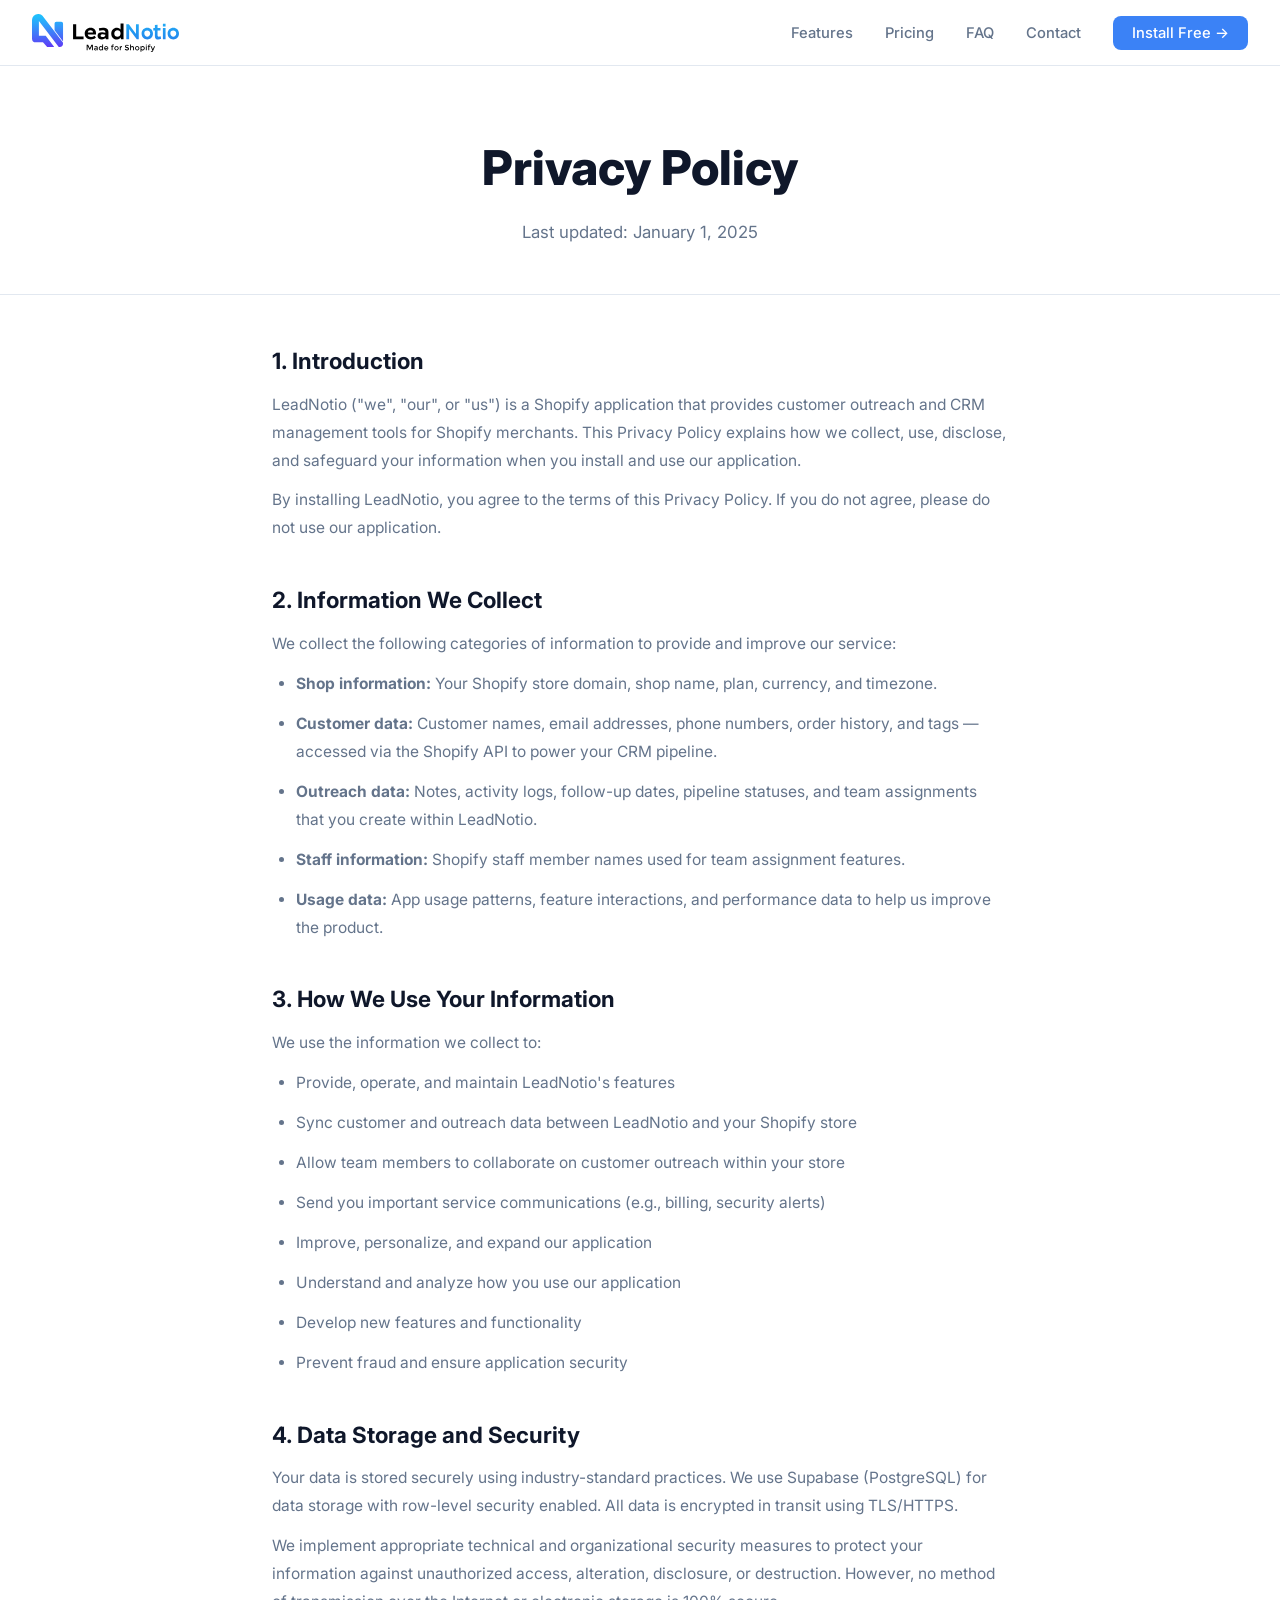
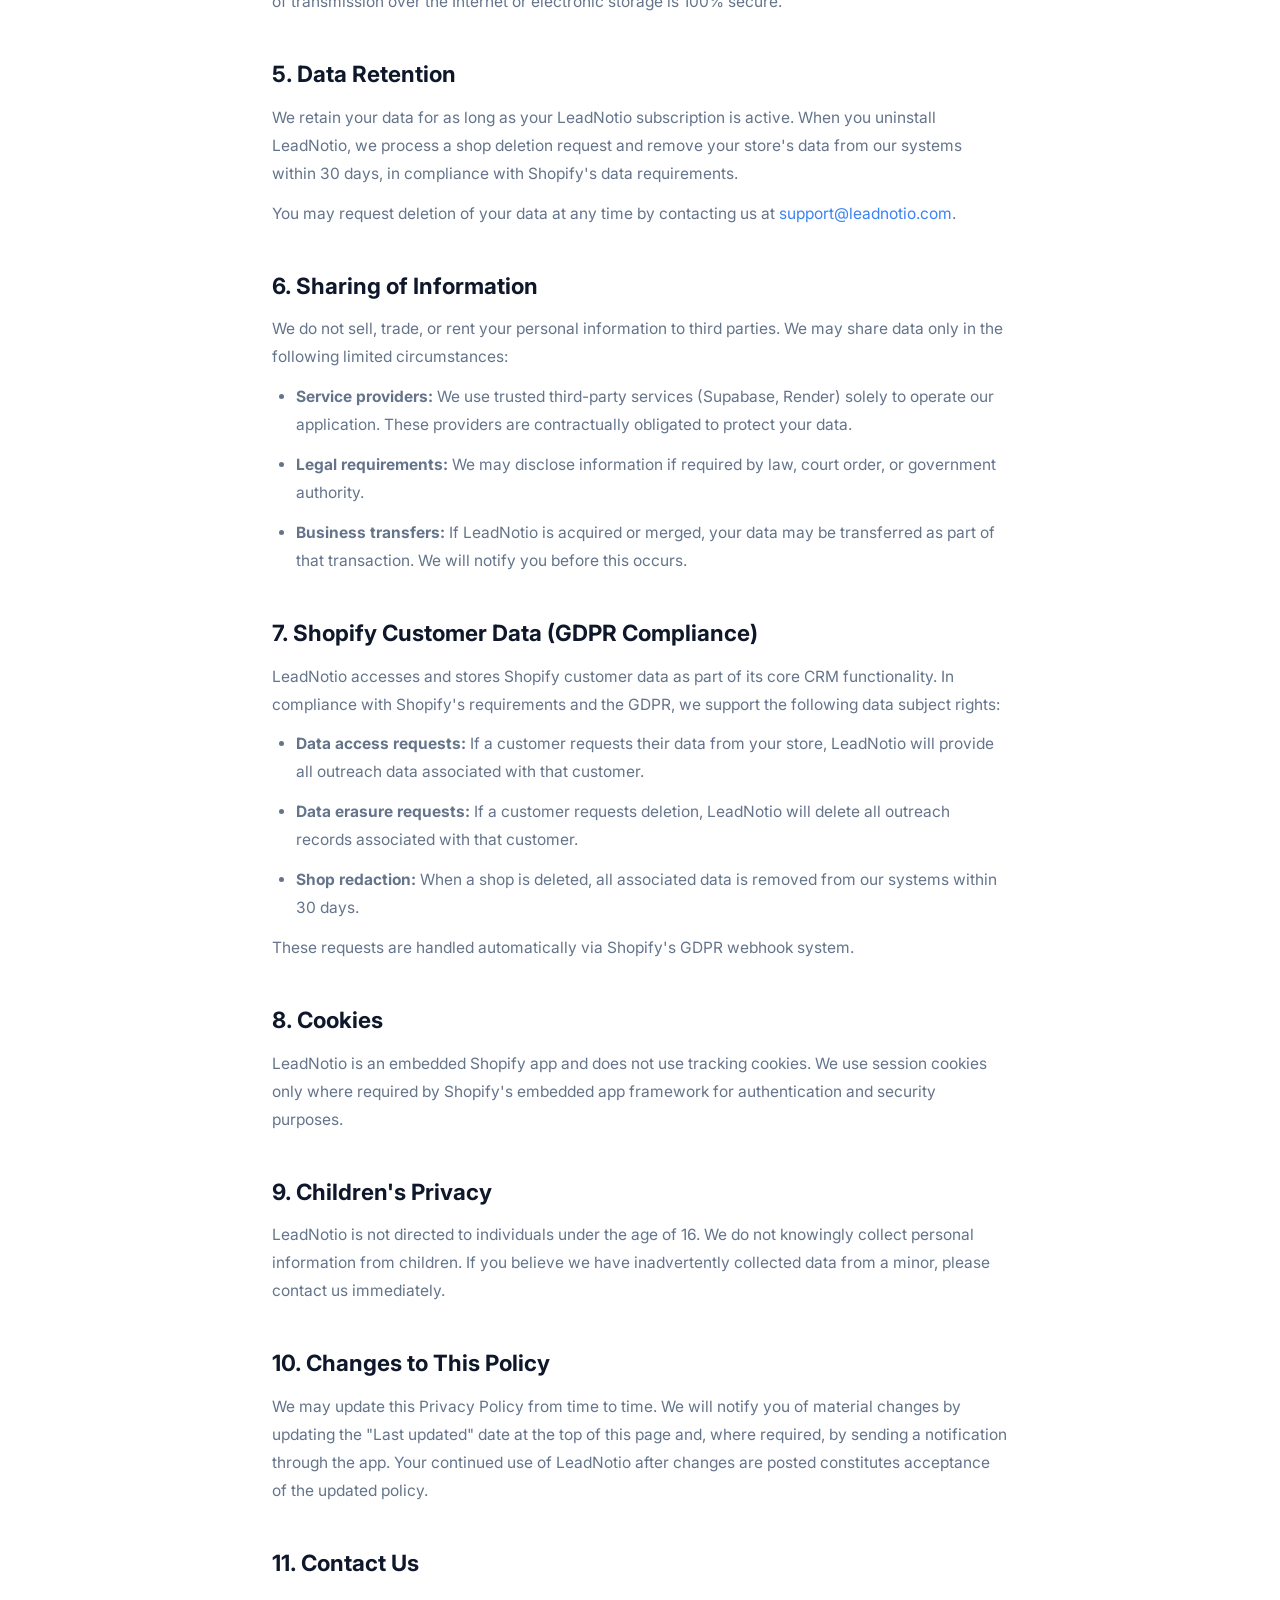
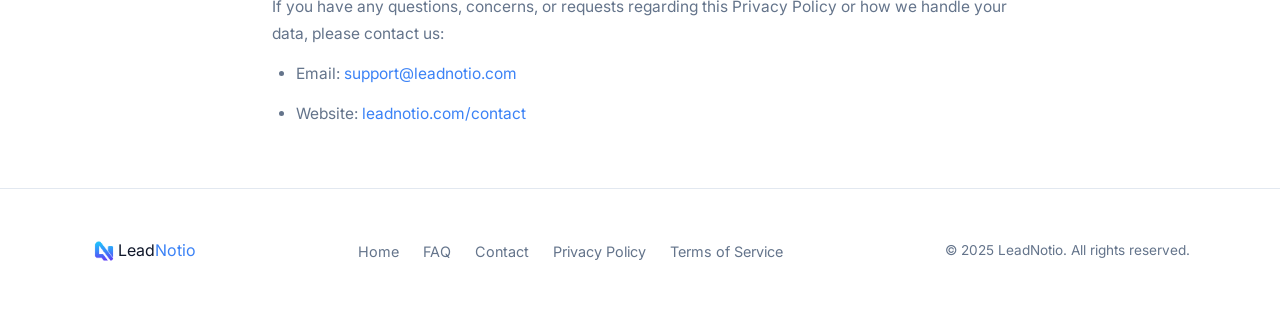
<file: privacy.html>
<!DOCTYPE html>
<html lang="en">
<head>
  <meta charset="UTF-8" />
  <link rel="icon" type="image/png" href="leadnotio-favicon.png" />
  <meta name="viewport" content="width=device-width, initial-scale=1.0" />
  <title>Privacy Policy — LeadNotio</title>
  <meta name="description" content="LeadNotio Privacy Policy — how we collect, use, and protect your data." />
  <link rel="preconnect" href="https://fonts.googleapis.com" />
  <link rel="stylesheet" href="https://fonts.googleapis.com/css2?family=Inter:wght@400;500;600;700;800&display=swap" />
  <link rel="stylesheet" href="styles.css" />
</head>
<body>

<nav>
  <a href="index.html" class="nav-logo"><img src="logo-new.svg" alt="LeadNotio" class="nav-logo-img" /></a>
  <ul class="nav-links">
    <li><a href="index.html#features">Features</a></li>
    <li><a href="index.html#pricing">Pricing</a></li>
    <li><a href="faq.html">FAQ</a></li>
    <li><a href="contact.html">Contact</a></li>
    <li><a href="https://apps.shopify.com/leadnotio" class="nav-cta">Install Free →</a></li>
  </ul>
</nav>

<div class="page-header">
  <h1>Privacy Policy</h1>
  <p>Last updated: January 1, 2025</p>
</div>

<div class="page-content">

  <h2>1. Introduction</h2>
  <p>LeadNotio ("we", "our", or "us") is a Shopify application that provides customer outreach and CRM management tools for Shopify merchants. This Privacy Policy explains how we collect, use, disclose, and safeguard your information when you install and use our application.</p>
  <p>By installing LeadNotio, you agree to the terms of this Privacy Policy. If you do not agree, please do not use our application.</p>

  <h2>2. Information We Collect</h2>
  <p>We collect the following categories of information to provide and improve our service:</p>
  <ul>
    <li><strong>Shop information:</strong> Your Shopify store domain, shop name, plan, currency, and timezone.</li>
    <li><strong>Customer data:</strong> Customer names, email addresses, phone numbers, order history, and tags — accessed via the Shopify API to power your CRM pipeline.</li>
    <li><strong>Outreach data:</strong> Notes, activity logs, follow-up dates, pipeline statuses, and team assignments that you create within LeadNotio.</li>
    <li><strong>Staff information:</strong> Shopify staff member names used for team assignment features.</li>
    <li><strong>Usage data:</strong> App usage patterns, feature interactions, and performance data to help us improve the product.</li>
  </ul>

  <h2>3. How We Use Your Information</h2>
  <p>We use the information we collect to:</p>
  <ul>
    <li>Provide, operate, and maintain LeadNotio's features</li>
    <li>Sync customer and outreach data between LeadNotio and your Shopify store</li>
    <li>Allow team members to collaborate on customer outreach within your store</li>
    <li>Send you important service communications (e.g., billing, security alerts)</li>
    <li>Improve, personalize, and expand our application</li>
    <li>Understand and analyze how you use our application</li>
    <li>Develop new features and functionality</li>
    <li>Prevent fraud and ensure application security</li>
  </ul>

  <h2>4. Data Storage and Security</h2>
  <p>Your data is stored securely using industry-standard practices. We use Supabase (PostgreSQL) for data storage with row-level security enabled. All data is encrypted in transit using TLS/HTTPS.</p>
  <p>We implement appropriate technical and organizational security measures to protect your information against unauthorized access, alteration, disclosure, or destruction. However, no method of transmission over the Internet or electronic storage is 100% secure.</p>

  <h2>5. Data Retention</h2>
  <p>We retain your data for as long as your LeadNotio subscription is active. When you uninstall LeadNotio, we process a shop deletion request and remove your store's data from our systems within 30 days, in compliance with Shopify's data requirements.</p>
  <p>You may request deletion of your data at any time by contacting us at <a href="mailto:support@leadnotio.com">support@leadnotio.com</a>.</p>

  <h2>6. Sharing of Information</h2>
  <p>We do not sell, trade, or rent your personal information to third parties. We may share data only in the following limited circumstances:</p>
  <ul>
    <li><strong>Service providers:</strong> We use trusted third-party services (Supabase, Render) solely to operate our application. These providers are contractually obligated to protect your data.</li>
    <li><strong>Legal requirements:</strong> We may disclose information if required by law, court order, or government authority.</li>
    <li><strong>Business transfers:</strong> If LeadNotio is acquired or merged, your data may be transferred as part of that transaction. We will notify you before this occurs.</li>
  </ul>

  <h2>7. Shopify Customer Data (GDPR Compliance)</h2>
  <p>LeadNotio accesses and stores Shopify customer data as part of its core CRM functionality. In compliance with Shopify's requirements and the GDPR, we support the following data subject rights:</p>
  <ul>
    <li><strong>Data access requests:</strong> If a customer requests their data from your store, LeadNotio will provide all outreach data associated with that customer.</li>
    <li><strong>Data erasure requests:</strong> If a customer requests deletion, LeadNotio will delete all outreach records associated with that customer.</li>
    <li><strong>Shop redaction:</strong> When a shop is deleted, all associated data is removed from our systems within 30 days.</li>
  </ul>
  <p>These requests are handled automatically via Shopify's GDPR webhook system.</p>

  <h2>8. Cookies</h2>
  <p>LeadNotio is an embedded Shopify app and does not use tracking cookies. We use session cookies only where required by Shopify's embedded app framework for authentication and security purposes.</p>

  <h2>9. Children's Privacy</h2>
  <p>LeadNotio is not directed to individuals under the age of 16. We do not knowingly collect personal information from children. If you believe we have inadvertently collected data from a minor, please contact us immediately.</p>

  <h2>10. Changes to This Policy</h2>
  <p>We may update this Privacy Policy from time to time. We will notify you of material changes by updating the "Last updated" date at the top of this page and, where required, by sending a notification through the app. Your continued use of LeadNotio after changes are posted constitutes acceptance of the updated policy.</p>

  <h2>11. Contact Us</h2>
  <p>If you have any questions, concerns, or requests regarding this Privacy Policy or how we handle your data, please contact us:</p>
  <ul>
    <li>Email: <a href="mailto:support@leadnotio.com">support@leadnotio.com</a></li>
    <li>Website: <a href="https://leadnotio.com/contact">leadnotio.com/contact</a></li>
  </ul>

</div>

<footer>
  <div class="footer-inner">
    <a href="index.html" class="footer-logo">
      <img src="leadnotio-favicon.png" alt="LeadNotio" style="width:28px;height:28px;border-radius:6px;" />
      <span><span class="logo-lead">Lead</span><span class="logo-notio">Notio</span></span>
    </a>
    <div class="footer-links">
      <a href="index.html">Home</a>
      <a href="faq.html">FAQ</a>
      <a href="contact.html">Contact</a>
      <a href="privacy.html">Privacy Policy</a>
      <a href="terms.html">Terms of Service</a>
    </div>
    <div class="footer-copy">© 2025 LeadNotio. All rights reserved.</div>
  </div>
</footer>

</body>
</html>
</file>
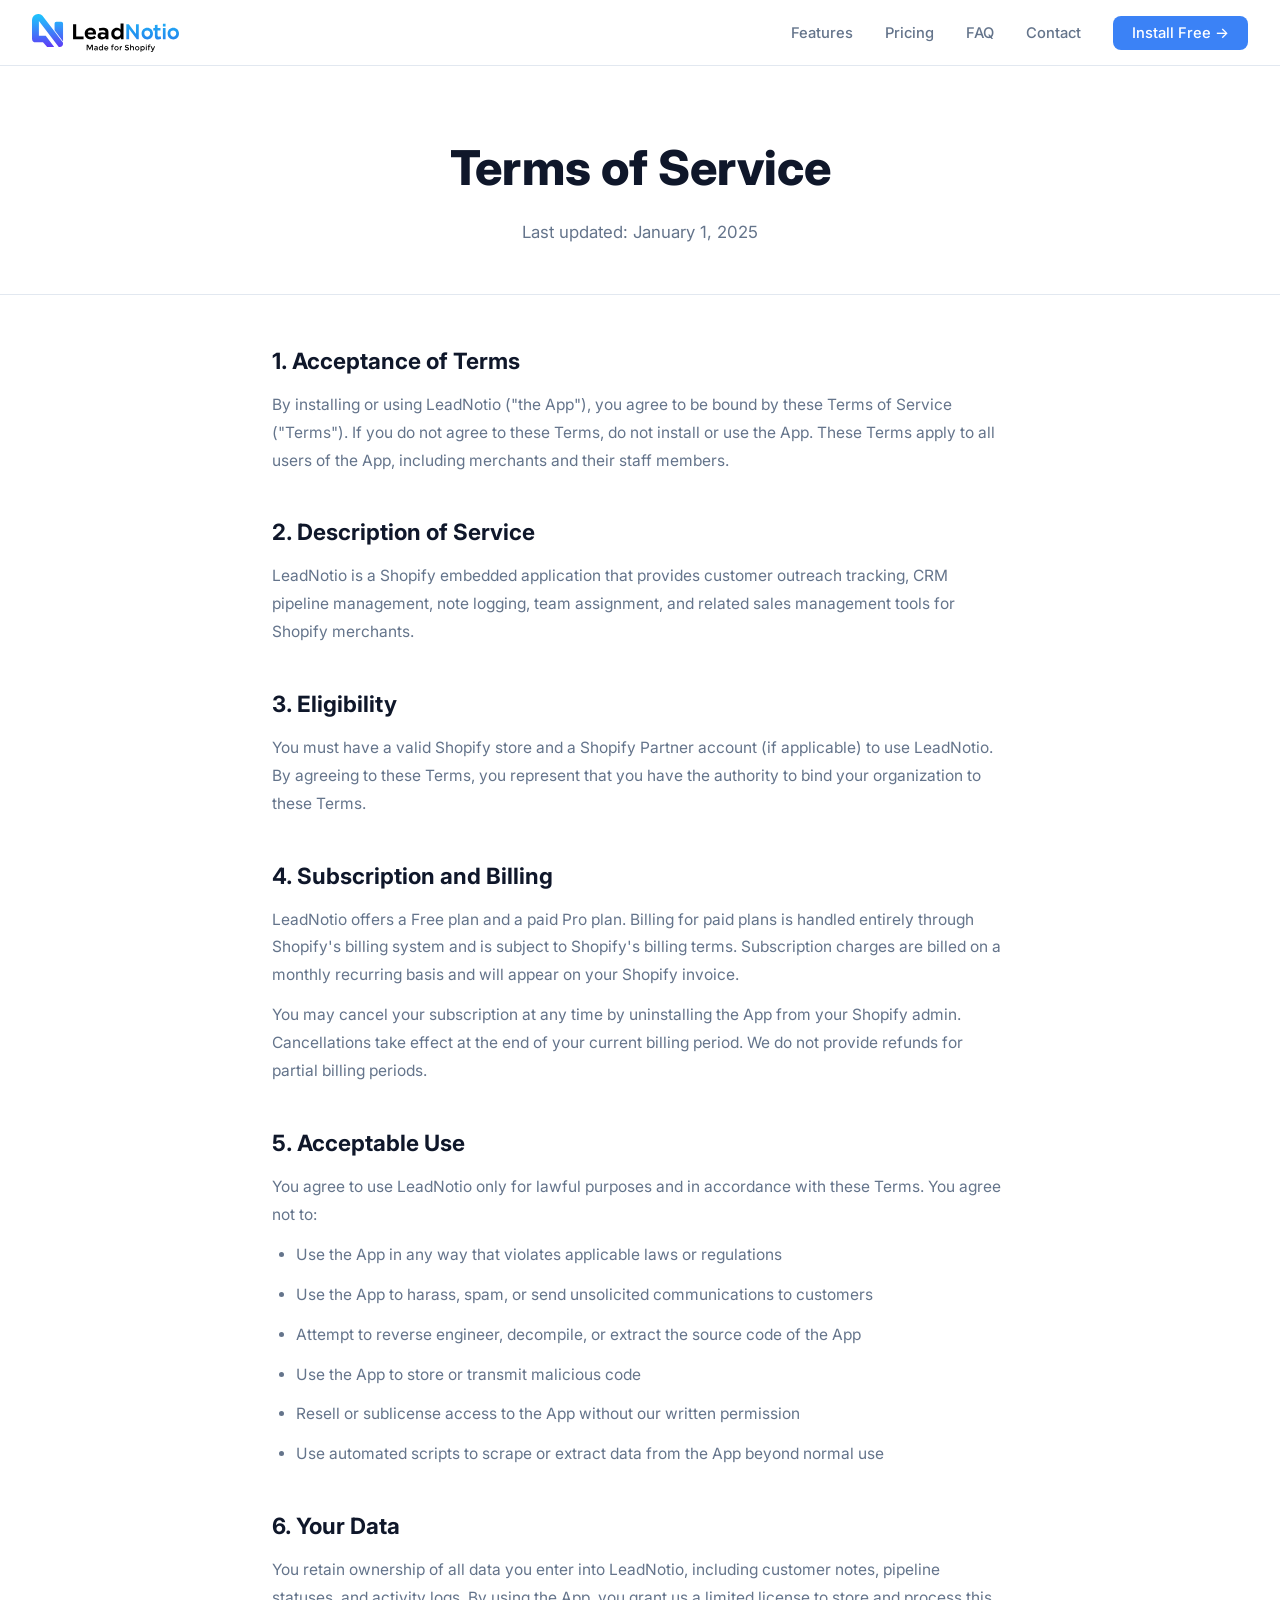
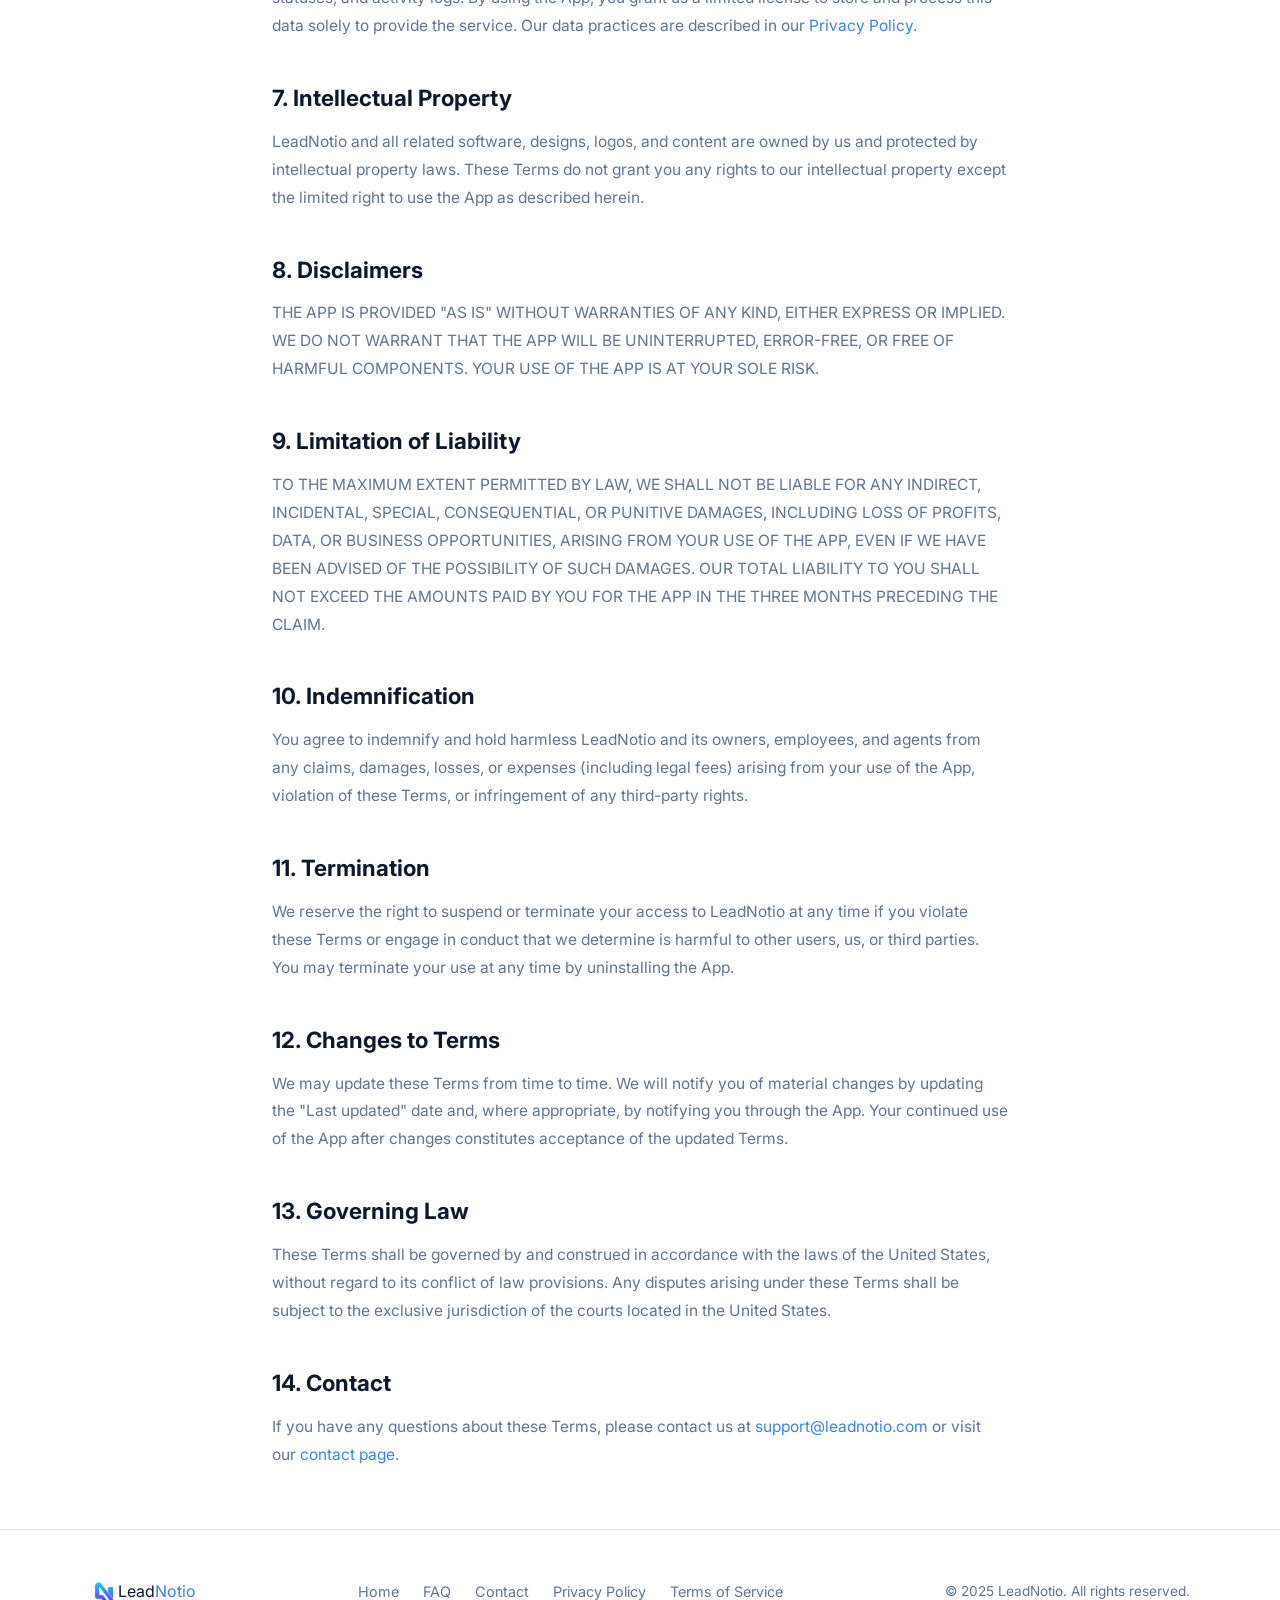
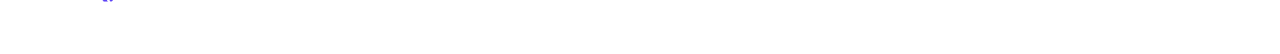
<file: terms.html>
<!DOCTYPE html>
<html lang="en">
<head>
  <meta charset="UTF-8" />
  <link rel="icon" type="image/png" href="leadnotio-favicon.png" />
  <meta name="viewport" content="width=device-width, initial-scale=1.0" />
  <title>Terms of Service — LeadNotio</title>
  <meta name="description" content="LeadNotio Terms of Service — the rules and guidelines for using our Shopify CRM app." />
  <link rel="preconnect" href="https://fonts.googleapis.com" />
  <link rel="stylesheet" href="https://fonts.googleapis.com/css2?family=Inter:wght@400;500;600;700;800&display=swap" />
  <link rel="stylesheet" href="styles.css" />
</head>
<body>

<nav>
  <a href="index.html" class="nav-logo"><img src="logo-new.svg" alt="LeadNotio" class="nav-logo-img" /></a>
  <ul class="nav-links">
    <li><a href="index.html#features">Features</a></li>
    <li><a href="index.html#pricing">Pricing</a></li>
    <li><a href="faq.html">FAQ</a></li>
    <li><a href="contact.html">Contact</a></li>
    <li><a href="https://apps.shopify.com/leadnotio" class="nav-cta">Install Free →</a></li>
  </ul>
</nav>

<div class="page-header">
  <h1>Terms of Service</h1>
  <p>Last updated: January 1, 2025</p>
</div>

<div class="page-content">

  <h2>1. Acceptance of Terms</h2>
  <p>By installing or using LeadNotio ("the App"), you agree to be bound by these Terms of Service ("Terms"). If you do not agree to these Terms, do not install or use the App. These Terms apply to all users of the App, including merchants and their staff members.</p>

  <h2>2. Description of Service</h2>
  <p>LeadNotio is a Shopify embedded application that provides customer outreach tracking, CRM pipeline management, note logging, team assignment, and related sales management tools for Shopify merchants.</p>

  <h2>3. Eligibility</h2>
  <p>You must have a valid Shopify store and a Shopify Partner account (if applicable) to use LeadNotio. By agreeing to these Terms, you represent that you have the authority to bind your organization to these Terms.</p>

  <h2>4. Subscription and Billing</h2>
  <p>LeadNotio offers a Free plan and a paid Pro plan. Billing for paid plans is handled entirely through Shopify's billing system and is subject to Shopify's billing terms. Subscription charges are billed on a monthly recurring basis and will appear on your Shopify invoice.</p>
  <p>You may cancel your subscription at any time by uninstalling the App from your Shopify admin. Cancellations take effect at the end of your current billing period. We do not provide refunds for partial billing periods.</p>

  <h2>5. Acceptable Use</h2>
  <p>You agree to use LeadNotio only for lawful purposes and in accordance with these Terms. You agree not to:</p>
  <ul>
    <li>Use the App in any way that violates applicable laws or regulations</li>
    <li>Use the App to harass, spam, or send unsolicited communications to customers</li>
    <li>Attempt to reverse engineer, decompile, or extract the source code of the App</li>
    <li>Use the App to store or transmit malicious code</li>
    <li>Resell or sublicense access to the App without our written permission</li>
    <li>Use automated scripts to scrape or extract data from the App beyond normal use</li>
  </ul>

  <h2>6. Your Data</h2>
  <p>You retain ownership of all data you enter into LeadNotio, including customer notes, pipeline statuses, and activity logs. By using the App, you grant us a limited license to store and process this data solely to provide the service. Our data practices are described in our <a href="privacy.html">Privacy Policy</a>.</p>

  <h2>7. Intellectual Property</h2>
  <p>LeadNotio and all related software, designs, logos, and content are owned by us and protected by intellectual property laws. These Terms do not grant you any rights to our intellectual property except the limited right to use the App as described herein.</p>

  <h2>8. Disclaimers</h2>
  <p>THE APP IS PROVIDED "AS IS" WITHOUT WARRANTIES OF ANY KIND, EITHER EXPRESS OR IMPLIED. WE DO NOT WARRANT THAT THE APP WILL BE UNINTERRUPTED, ERROR-FREE, OR FREE OF HARMFUL COMPONENTS. YOUR USE OF THE APP IS AT YOUR SOLE RISK.</p>

  <h2>9. Limitation of Liability</h2>
  <p>TO THE MAXIMUM EXTENT PERMITTED BY LAW, WE SHALL NOT BE LIABLE FOR ANY INDIRECT, INCIDENTAL, SPECIAL, CONSEQUENTIAL, OR PUNITIVE DAMAGES, INCLUDING LOSS OF PROFITS, DATA, OR BUSINESS OPPORTUNITIES, ARISING FROM YOUR USE OF THE APP, EVEN IF WE HAVE BEEN ADVISED OF THE POSSIBILITY OF SUCH DAMAGES. OUR TOTAL LIABILITY TO YOU SHALL NOT EXCEED THE AMOUNTS PAID BY YOU FOR THE APP IN THE THREE MONTHS PRECEDING THE CLAIM.</p>

  <h2>10. Indemnification</h2>
  <p>You agree to indemnify and hold harmless LeadNotio and its owners, employees, and agents from any claims, damages, losses, or expenses (including legal fees) arising from your use of the App, violation of these Terms, or infringement of any third-party rights.</p>

  <h2>11. Termination</h2>
  <p>We reserve the right to suspend or terminate your access to LeadNotio at any time if you violate these Terms or engage in conduct that we determine is harmful to other users, us, or third parties. You may terminate your use at any time by uninstalling the App.</p>

  <h2>12. Changes to Terms</h2>
  <p>We may update these Terms from time to time. We will notify you of material changes by updating the "Last updated" date and, where appropriate, by notifying you through the App. Your continued use of the App after changes constitutes acceptance of the updated Terms.</p>

  <h2>13. Governing Law</h2>
  <p>These Terms shall be governed by and construed in accordance with the laws of the United States, without regard to its conflict of law provisions. Any disputes arising under these Terms shall be subject to the exclusive jurisdiction of the courts located in the United States.</p>

  <h2>14. Contact</h2>
  <p>If you have any questions about these Terms, please contact us at <a href="mailto:support@leadnotio.com">support@leadnotio.com</a> or visit our <a href="contact.html">contact page</a>.</p>

</div>

<footer>
  <div class="footer-inner">
    <a href="index.html" class="footer-logo">
      <img src="leadnotio-favicon.png" alt="LeadNotio" style="width:28px;height:28px;border-radius:6px;" />
      <span><span class="logo-lead">Lead</span><span class="logo-notio">Notio</span></span>
    </a>
    <div class="footer-links">
      <a href="index.html">Home</a>
      <a href="faq.html">FAQ</a>
      <a href="contact.html">Contact</a>
      <a href="privacy.html">Privacy Policy</a>
      <a href="terms.html">Terms of Service</a>
    </div>
    <div class="footer-copy">© 2025 LeadNotio. All rights reserved.</div>
  </div>
</footer>

</body>
</html>
</file>
<file: styles.css>
/* LeadNotio Website Styles — Light Theme */
:root {
  --blue: #3b82f6;
  --blue-dark: #2563eb;
  --blue-light: #60a5fa;
  --purple: #6366f1;
  --grad-start: #6366f1;
  --grad-end: #3b82f6;

  --bg: #ffffff;
  --bg-alt: #f8fafc;
  --bg-muted: #f1f5f9;
  --text: #0f172a;
  --text-muted: #64748b;
  --border: #e2e8f0;
  --card: #ffffff;
  --card-shadow: 0 1px 3px rgba(0,0,0,0.06), 0 1px 2px rgba(0,0,0,0.04);
  --card-shadow-lg: 0 10px 40px rgba(0,0,0,0.08);
}

* { margin: 0; padding: 0; box-sizing: border-box; }
html { scroll-behavior: smooth; }

body {
  font-family: 'Inter', -apple-system, BlinkMacSystemFont, 'Segoe UI', sans-serif;
  background: var(--bg);
  color: var(--text);
  line-height: 1.6;
}

/* NAV */
nav {
  position: sticky;
  top: 0;
  z-index: 100;
  display: flex;
  align-items: center;
  justify-content: space-between;
  padding: 0.85rem 2rem;
  background: rgba(255,255,255,0.92);
  backdrop-filter: blur(12px);
  border-bottom: 1px solid var(--border);
}

.nav-logo {
  display: flex;
  align-items: center;
  gap: 0.6rem;
  text-decoration: none;
  font-size: 1.5rem;
  font-weight: 800;
  letter-spacing: -0.02em;
}

.nav-logo-img {
  height: 38px;
  width: auto;
}

.logo-lead { color: var(--text); }
.logo-notio { color: var(--blue); }

.nav-links {
  display: flex;
  align-items: center;
  gap: 2rem;
  list-style: none;
}

.nav-links a {
  text-decoration: none;
  color: var(--text-muted);
  font-size: 0.92rem;
  font-weight: 500;
  transition: color 0.2s;
}

.nav-links a:hover { color: var(--text); }

.nav-cta {
  background: var(--blue);
  color: white !important;
  padding: 0.5rem 1.2rem;
  border-radius: 8px;
  font-weight: 600;
  transition: background 0.2s !important;
}

.nav-cta:hover { background: var(--blue-dark); color: white !important; }

/* HERO */
.hero {
  text-align: center;
  padding: 5rem 2rem 4rem;
  position: relative;
  overflow: hidden;
  background: var(--bg);
}

.hero::before {
  content: '';
  position: absolute;
  top: -300px;
  left: 50%;
  transform: translateX(-50%);
  width: 900px;
  height: 900px;
  background: radial-gradient(circle, rgba(99,102,241,0.06) 0%, rgba(59,130,246,0.04) 50%, transparent 70%);
  pointer-events: none;
}

.hero-badge {
  display: inline-flex;
  align-items: center;
  gap: 0.5rem;
  background: rgba(59,130,246,0.08);
  border: 1px solid rgba(59,130,246,0.2);
  color: var(--blue);
  padding: 0.4rem 1rem;
  border-radius: 100px;
  font-size: 0.85rem;
  font-weight: 600;
  margin-bottom: 1.5rem;
}

.hero-inner { max-width: 1000px; margin: 0 auto; }

.hero h1 {
  font-size: clamp(2.5rem, 6vw, 4rem);
  font-weight: 800;
  line-height: 1.1;
  margin-bottom: 1.5rem;
  max-width: 800px;
  margin-left: auto;
  margin-right: auto;
  color: var(--text);
}

.hero h1 .grad {
  background: linear-gradient(135deg, var(--purple), var(--blue));
  -webkit-background-clip: text;
  -webkit-text-fill-color: transparent;
  background-clip: text;
}

.hero p {
  font-size: 1.15rem;
  color: var(--text-muted);
  max-width: 600px;
  margin: 0 auto 2.5rem;
}

.hero-buttons {
  display: flex;
  gap: 1rem;
  justify-content: center;
  flex-wrap: wrap;
}

.btn-primary {
  display: inline-flex;
  align-items: center;
  gap: 0.5rem;
  background: var(--blue);
  color: white;
  padding: 0.85rem 2rem;
  border-radius: 10px;
  font-weight: 700;
  font-size: 1rem;
  text-decoration: none;
  transition: transform 0.2s, box-shadow 0.2s, background 0.2s;
  box-shadow: 0 4px 14px rgba(59,130,246,0.25);
}

.btn-primary:hover {
  transform: translateY(-2px);
  box-shadow: 0 8px 25px rgba(59,130,246,0.35);
  background: var(--blue-dark);
}

.btn-secondary {
  display: inline-flex;
  align-items: center;
  gap: 0.5rem;
  background: transparent;
  color: var(--text);
  padding: 0.85rem 2rem;
  border-radius: 10px;
  font-weight: 600;
  font-size: 1rem;
  text-decoration: none;
  border: 1px solid var(--border);
  transition: border-color 0.2s, background 0.2s;
}

.btn-secondary:hover { border-color: var(--blue); background: rgba(59,130,246,0.04); }

/* HERO MOCKUP */
.hero-mockup {
  max-width: 1000px;
  margin: 3.5rem auto 0;
  background: var(--bg);
  border: 1px solid var(--border);
  border-radius: 14px;
  overflow: hidden;
  box-shadow: var(--card-shadow-lg);
  text-align: left;
}

.mockup-bar {
  background: var(--bg-muted);
  padding: 0.75rem 1rem;
  display: flex;
  align-items: center;
  gap: 0.5rem;
  border-bottom: 1px solid var(--border);
}

.mockup-dot { width: 12px; height: 12px; border-radius: 50%; }
.mockup-dot.red { background: #ef4444; }
.mockup-dot.yellow { background: #f59e0b; }
.mockup-dot.green { background: #22c55e; }

.mockup-url {
  flex: 1;
  background: var(--bg);
  border: 1px solid var(--border);
  border-radius: 6px;
  padding: 0.3rem 0.8rem;
  font-size: 0.8rem;
  color: var(--text-muted);
  margin: 0 0.5rem;
}

.mockup-body {
  padding: 2rem;
  min-height: 300px;
  display: grid;
  grid-template-columns: 1fr 1fr 1fr;
  gap: 1rem;
  background: var(--bg-alt);
}

.mockup-card {
  background: var(--card);
  border: 1px solid var(--border);
  border-radius: 10px;
  padding: 1.2rem;
  box-shadow: var(--card-shadow);
}

.mockup-card-header {
  display: flex;
  align-items: center;
  gap: 0.6rem;
  margin-bottom: 0.8rem;
}

.mockup-avatar {
  width: 36px;
  height: 36px;
  border-radius: 50%;
  background: linear-gradient(135deg, var(--purple), var(--blue));
  display: flex;
  align-items: center;
  justify-content: center;
  font-size: 0.85rem;
  font-weight: 700;
  color: white;
}

.mockup-name { font-size: 0.9rem; font-weight: 600; color: var(--text); }
.mockup-email { font-size: 0.75rem; color: var(--text-muted); }

.status-pill {
  display: inline-block;
  padding: 0.2rem 0.7rem;
  border-radius: 100px;
  font-size: 0.72rem;
  font-weight: 600;
  margin-bottom: 0.7rem;
}

.status-pill.cart { background: rgba(239,68,68,0.1); color: #dc2626; border: 1px solid rgba(239,68,68,0.2); }
.status-pill.repeat { background: rgba(34,197,94,0.1); color: #16a34a; border: 1px solid rgba(34,197,94,0.2); }
.status-pill.followup { background: rgba(99,102,241,0.1); color: #6366f1; border: 1px solid rgba(99,102,241,0.2); }

.mockup-meta { font-size: 0.82rem; color: var(--text-muted); margin-bottom: 0.6rem; }
.mockup-amount { font-size: 0.75rem; font-weight: 700; color: var(--blue); margin-top: 0.3rem; }

.mockup-line {
  height: 6px;
  background: var(--bg-muted);
  border-radius: 3px;
  margin-bottom: 0.5rem;
}

.mockup-line.short { width: 60%; }

/* STATS BAR */
.stats-bar {
  background: var(--bg-alt);
  border-top: 1px solid var(--border);
  border-bottom: 1px solid var(--border);
  padding: 2.5rem 2rem;
}

.stats-inner {
  max-width: 1000px;
  margin: 0 auto;
  display: grid;
  grid-template-columns: repeat(4, 1fr);
  gap: 2rem;
  text-align: center;
}

.stat-num {
  font-size: 2.6rem;
  font-weight: 800;
  background: linear-gradient(135deg, var(--purple), var(--blue));
  -webkit-background-clip: text;
  -webkit-text-fill-color: transparent;
  background-clip: text;
  line-height: 1.1;
}

.stat-label {
  color: var(--text-muted);
  font-size: 0.85rem;
  margin-top: 0.4rem;
  line-height: 1.4;
}

/* SECTIONS */
section { padding: 5rem 2rem; }
.container { max-width: 1100px; margin: 0 auto; }

.section-label {
  text-align: center;
  font-size: 0.85rem;
  font-weight: 600;
  color: var(--blue);
  text-transform: uppercase;
  letter-spacing: 0.1em;
  margin-bottom: 0.75rem;
}

.section-title {
  text-align: center;
  font-size: clamp(1.8rem, 4vw, 2.5rem);
  font-weight: 800;
  margin-bottom: 1rem;
  color: var(--text);
}

.section-sub {
  text-align: center;
  color: var(--text-muted);
  font-size: 1.1rem;
  max-width: 550px;
  margin: 0 auto 3.5rem;
}

/* FEATURES */
.features-grid {
  display: grid;
  grid-template-columns: repeat(auto-fit, minmax(300px, 1fr));
  gap: 1.5rem;
}

.feature-card {
  background: var(--card);
  border: 1px solid var(--border);
  border-radius: 14px;
  padding: 1.8rem;
  transition: border-color 0.2s, transform 0.2s, box-shadow 0.2s;
  box-shadow: var(--card-shadow);
}

.feature-card:hover {
  border-color: var(--blue);
  transform: translateY(-3px);
  box-shadow: var(--card-shadow-lg);
}

.feature-highlight {
  border-color: rgba(59,130,246,0.3);
  background: rgba(59,130,246,0.02);
}

.feature-icon {
  width: 48px;
  height: 48px;
  border-radius: 12px;
  background: rgba(59,130,246,0.08);
  border: 1px solid rgba(59,130,246,0.15);
  display: flex;
  align-items: center;
  justify-content: center;
  font-size: 1.4rem;
  margin-bottom: 1rem;
}

.feature-card h3 { font-size: 1.1rem; font-weight: 700; margin-bottom: 0.5rem; color: var(--text); }
.feature-card p { color: var(--text-muted); font-size: 0.95rem; }

/* HOW IT WORKS */
.steps { display: grid; grid-template-columns: repeat(auto-fit, minmax(250px, 1fr)); gap: 2rem; }
.step { text-align: center; }

.step-num {
  width: 56px;
  height: 56px;
  border-radius: 50%;
  background: linear-gradient(135deg, var(--purple), var(--blue));
  color: white;
  display: flex;
  align-items: center;
  justify-content: center;
  font-size: 1.4rem;
  font-weight: 800;
  margin: 0 auto 1rem;
  box-shadow: 0 4px 14px rgba(59,130,246,0.25);
}

.step h3 { font-size: 1.1rem; font-weight: 700; margin-bottom: 0.5rem; color: var(--text); }
.step p { color: var(--text-muted); font-size: 0.95rem; }

/* PRICING */
.pricing-grid {
  display: grid;
  grid-template-columns: repeat(auto-fit, minmax(280px, 1fr));
  gap: 1.5rem;
  max-width: 700px;
  margin: 0 auto;
}

.pricing-card {
  background: var(--card);
  border: 1px solid var(--border);
  border-radius: 16px;
  padding: 2rem;
  position: relative;
  box-shadow: var(--card-shadow);
}

.pricing-card.featured {
  border-color: var(--blue);
  background: rgba(59,130,246,0.02);
  box-shadow: 0 8px 30px rgba(59,130,246,0.1);
}

.pricing-badge {
  position: absolute;
  top: -14px;
  left: 50%;
  transform: translateX(-50%);
  background: linear-gradient(135deg, var(--purple), var(--blue));
  color: white;
  padding: 0.25rem 1rem;
  border-radius: 100px;
  font-size: 0.8rem;
  font-weight: 700;
  white-space: nowrap;
}

.pricing-card h3 { font-size: 1.1rem; font-weight: 700; margin-bottom: 0.5rem; color: var(--text); }

.pricing-price {
  font-size: 2.5rem;
  font-weight: 800;
  margin-bottom: 0.25rem;
  color: var(--text);
}

.pricing-price span { font-size: 1rem; font-weight: 400; color: var(--text-muted); }

.pricing-annual { font-size: 0.9rem; color: #2e7d32; font-weight: 600; margin-bottom: 1rem; }

.pricing-trial { font-size: 0.85rem; color: var(--text-muted); text-align: center; margin-bottom: 0.75rem; }

.pricing-desc { color: var(--text-muted); font-size: 0.9rem; margin-bottom: 1.5rem; }

.pricing-features { list-style: none; margin-bottom: 1.5rem; }

.pricing-features li {
  display: flex;
  align-items: center;
  gap: 0.6rem;
  padding: 0.4rem 0;
  font-size: 0.95rem;
  color: var(--text-muted);
}

.pricing-features li::before { content: '✓'; color: var(--blue); font-weight: 700; }

.btn-pricing {
  display: block;
  text-align: center;
  padding: 0.8rem;
  border-radius: 10px;
  font-weight: 700;
  text-decoration: none;
  transition: all 0.2s;
}

.btn-pricing.outline {
  border: 1px solid var(--border);
  color: var(--text);
}

.btn-pricing.outline:hover { border-color: var(--blue); color: var(--blue); }

.btn-pricing.solid {
  background: var(--blue);
  color: white;
  box-shadow: 0 4px 14px rgba(59,130,246,0.25);
}

.btn-pricing.solid:hover { box-shadow: 0 6px 25px rgba(59,130,246,0.35); background: var(--blue-dark); }

/* SOCIAL PROOF */
.proof-band {
  background: var(--bg-alt);
  border-top: 1px solid var(--border);
  border-bottom: 1px solid var(--border);
  padding: 3.5rem 2rem;
}

.proof-inner { max-width: 1000px; margin: 0 auto; }

.proof-cards {
  display: grid;
  grid-template-columns: repeat(auto-fit, minmax(260px, 1fr));
  gap: 1.5rem;
  margin-top: 2rem;
}

.proof-card {
  background: var(--card);
  border: 1px solid var(--border);
  border-radius: 12px;
  padding: 1.5rem;
  box-shadow: var(--card-shadow);
}

.proof-quote {
  color: var(--text-muted);
  font-size: 0.92rem;
  line-height: 1.6;
  margin-bottom: 1rem;
  font-style: italic;
}

.proof-author { font-weight: 700; font-size: 0.88rem; color: var(--text); }
.proof-role { color: var(--text-muted); font-size: 0.8rem; }
.stars { color: #f59e0b; font-size: 1rem; margin-bottom: 0.6rem; }

/* CTA BAND */
.cta-band {
  background: linear-gradient(135deg, var(--purple), var(--blue));
  text-align: center;
  padding: 4rem 2rem;
}

.cta-band h2 {
  font-size: clamp(1.8rem, 4vw, 2.5rem);
  font-weight: 800;
  margin-bottom: 1rem;
  color: white;
}

.cta-band p { color: rgba(255,255,255,0.85); font-size: 1.1rem; margin-bottom: 2rem; }

.cta-band .btn-primary {
  background: white;
  color: var(--blue);
  box-shadow: 0 4px 14px rgba(0,0,0,0.15);
}

.cta-band .btn-primary:hover {
  background: #f8fafc;
  box-shadow: 0 8px 25px rgba(0,0,0,0.2);
}

/* FOOTER */
footer {
  padding: 3rem 2rem;
  border-top: 1px solid var(--border);
  background: var(--bg);
}

.footer-inner {
  max-width: 1100px;
  margin: 0 auto;
  display: flex;
  align-items: center;
  justify-content: space-between;
  flex-wrap: wrap;
  gap: 1.5rem;
}

.footer-logo {
  display: flex;
  align-items: center;
  text-decoration: none;
}

.footer-logo-img {
  height: 32px;
  width: auto;
}

.footer-links { display: flex; gap: 1.5rem; flex-wrap: wrap; }

.footer-links a {
  text-decoration: none;
  color: var(--text-muted);
  font-size: 0.9rem;
  transition: color 0.2s;
}

.footer-links a:hover { color: var(--text); }

.footer-copy { color: var(--text-muted); font-size: 0.85rem; }

/* GRAD utility */
.grad {
  background: linear-gradient(135deg, var(--purple), var(--blue));
  -webkit-background-clip: text;
  -webkit-text-fill-color: transparent;
  background-clip: text;
}

/* INNER PAGE STYLES */
.page-header {
  padding: 4rem 2rem 3rem;
  text-align: center;
  border-bottom: 1px solid var(--border);
}

.page-header h1 { font-size: clamp(2rem, 5vw, 3rem); font-weight: 800; margin-bottom: 0.75rem; color: var(--text); }
.page-header p { color: var(--text-muted); font-size: 1.05rem; }

.page-content {
  max-width: 800px;
  margin: 0 auto;
  padding: 3rem 2rem;
}

.page-content h2 {
  font-size: 1.4rem;
  font-weight: 700;
  margin: 2.5rem 0 0.75rem;
  color: var(--text);
}

.page-content h2:first-child { margin-top: 0; }

.page-content p, .page-content li {
  color: var(--text-muted);
  font-size: 0.97rem;
  line-height: 1.8;
  margin-bottom: 0.75rem;
}

.page-content ul { padding-left: 1.5rem; }
.page-content a { color: var(--blue); text-decoration: none; }
.page-content a:hover { text-decoration: underline; }

/* FAQ */
.faq-list { max-width: 750px; margin: 0 auto; }

.faq-item {
  border: 1px solid var(--border);
  border-radius: 12px;
  margin-bottom: 1rem;
  overflow: hidden;
}

.faq-question {
  width: 100%;
  background: var(--card);
  border: none;
  padding: 1.2rem 1.5rem;
  text-align: left;
  color: var(--text);
  font-size: 1rem;
  font-weight: 600;
  cursor: pointer;
  display: flex;
  justify-content: space-between;
  align-items: center;
  transition: background 0.2s;
}

.faq-question:hover { background: var(--bg-muted); }

.faq-icon { font-size: 1.2rem; transition: transform 0.3s; color: var(--blue); }
.faq-item.open .faq-icon { transform: rotate(45deg); }

.faq-answer {
  display: none;
  padding: 0 1.5rem 1.2rem;
  background: var(--card);
  color: var(--text-muted);
  font-size: 0.95rem;
  line-height: 1.7;
}

.faq-item.open .faq-answer { display: block; }

/* CONTACT FORM */
.contact-grid {
  display: grid;
  grid-template-columns: 1fr 1.5fr;
  gap: 4rem;
  max-width: 900px;
  margin: 0 auto;
  padding: 3rem 2rem;
}

.contact-info h2 { font-size: 1.5rem; font-weight: 700; margin-bottom: 1rem; color: var(--text); }
.contact-info p { color: var(--text-muted); margin-bottom: 2rem; line-height: 1.7; }

.contact-detail {
  display: flex;
  align-items: center;
  gap: 0.75rem;
  margin-bottom: 1rem;
  color: var(--text-muted);
  font-size: 0.95rem;
}

.contact-detail-icon {
  width: 36px;
  height: 36px;
  background: rgba(59,130,246,0.08);
  border: 1px solid rgba(59,130,246,0.15);
  border-radius: 8px;
  display: flex;
  align-items: center;
  justify-content: center;
  flex-shrink: 0;
}

.contact-form { display: flex; flex-direction: column; gap: 1rem; }

.form-row { display: grid; grid-template-columns: 1fr 1fr; gap: 1rem; }
.form-group { display: flex; flex-direction: column; gap: 0.4rem; }

.form-group label {
  font-size: 0.85rem;
  font-weight: 600;
  color: var(--text-muted);
}

.form-group input,
.form-group textarea,
.form-group select {
  background: var(--bg);
  border: 1px solid var(--border);
  border-radius: 8px;
  padding: 0.75rem 1rem;
  color: var(--text);
  font-size: 0.95rem;
  font-family: inherit;
  transition: border-color 0.2s;
  outline: none;
}

.form-group input:focus,
.form-group textarea:focus,
.form-group select:focus { border-color: var(--blue); }

.form-group textarea { resize: vertical; min-height: 120px; }

.form-submit {
  background: var(--blue);
  color: white;
  border: none;
  padding: 0.9rem 2rem;
  border-radius: 10px;
  font-size: 1rem;
  font-weight: 700;
  cursor: pointer;
  transition: background 0.2s, transform 0.2s;
  font-family: inherit;
}

.form-submit:hover { background: var(--blue-dark); transform: translateY(-1px); }

.success-msg {
  display: none;
  background: rgba(59,130,246,0.08);
  border: 1px solid rgba(59,130,246,0.2);
  color: var(--blue);
  padding: 1rem 1.5rem;
  border-radius: 10px;
  font-weight: 600;
}

/* HOW IT WORKS alt bg */
.how-it-works-bg {
  background: var(--bg-alt);
  border-top: 1px solid var(--border);
  border-bottom: 1px solid var(--border);
}

/* RESPONSIVE */
@media (max-width: 768px) {
  nav { padding: 0.85rem 1rem; }
  .nav-links { display: none; }
  .stats-inner { grid-template-columns: repeat(2, 1fr); }
  .mockup-body { grid-template-columns: 1fr; }
  .mockup-card:not(:first-child) { display: none; }
  .contact-grid { grid-template-columns: 1fr; gap: 2rem; }
  .form-row { grid-template-columns: 1fr; }
}
</file>
